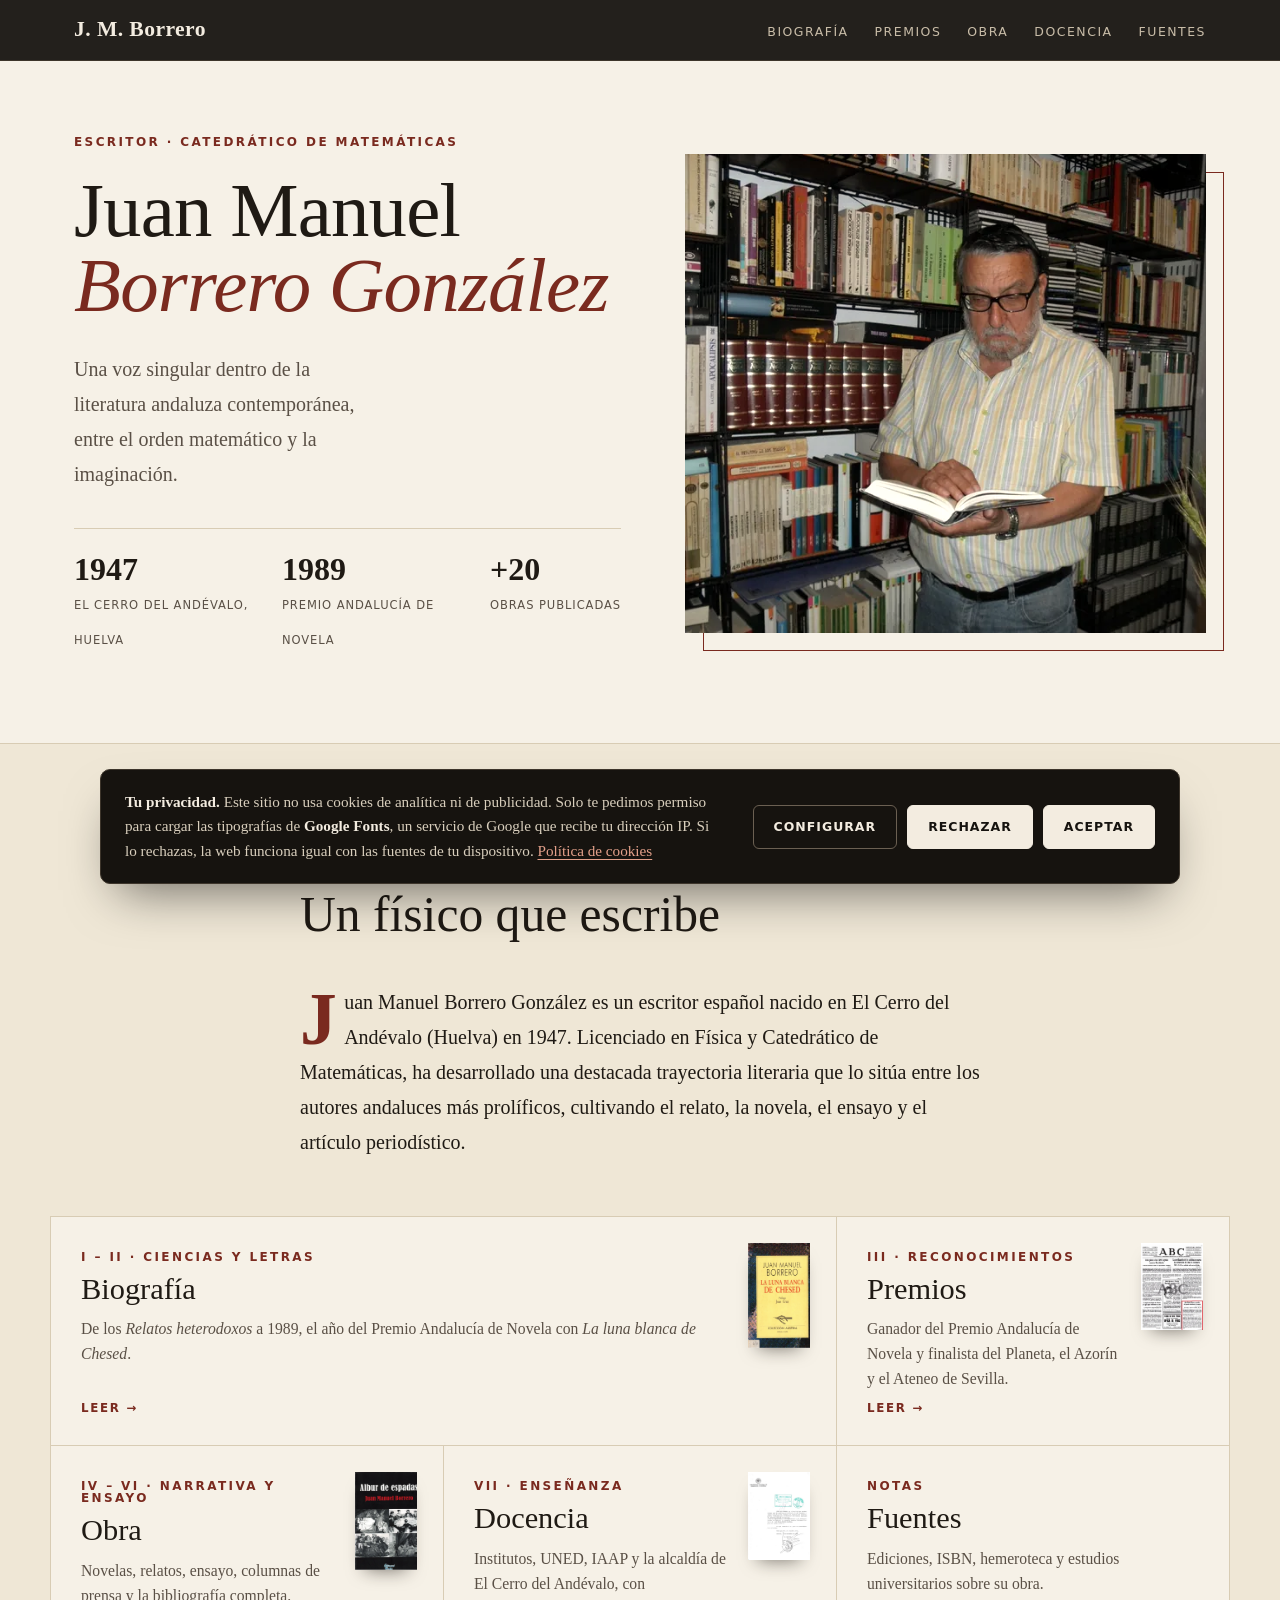
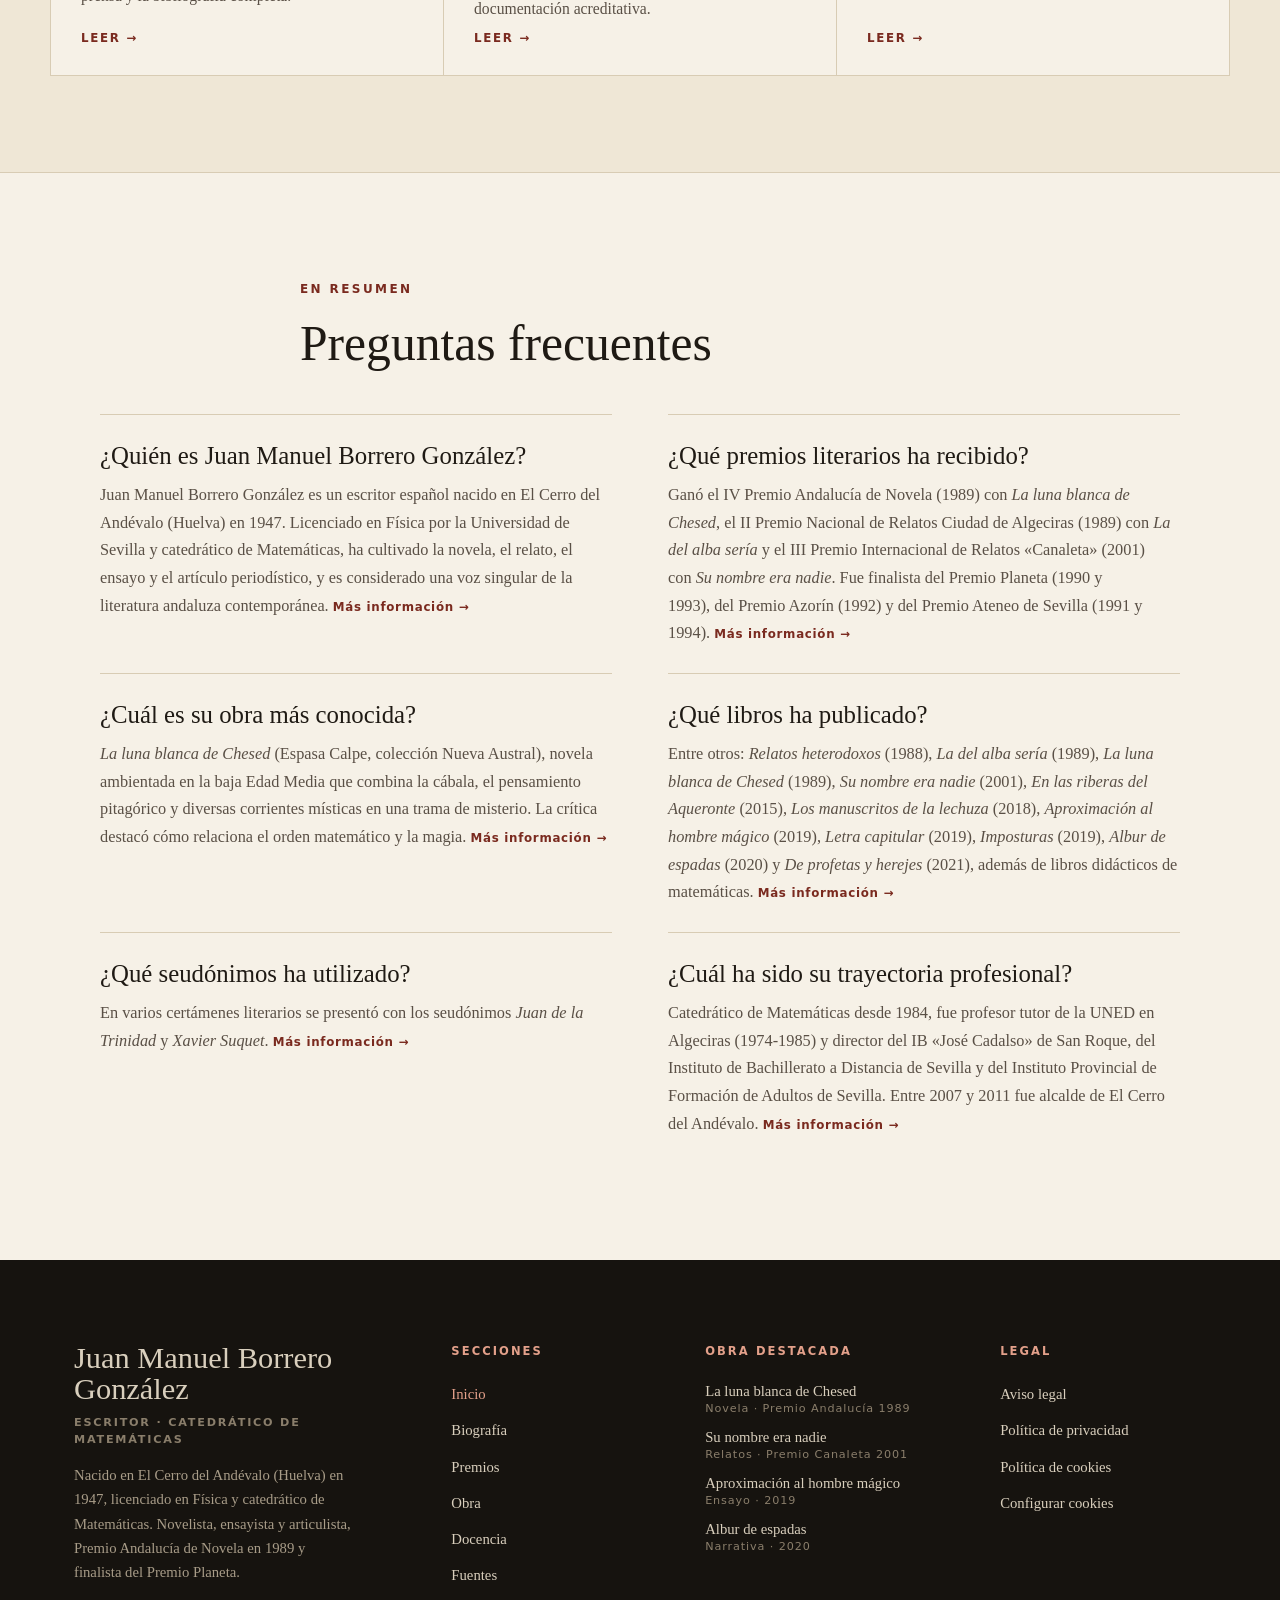
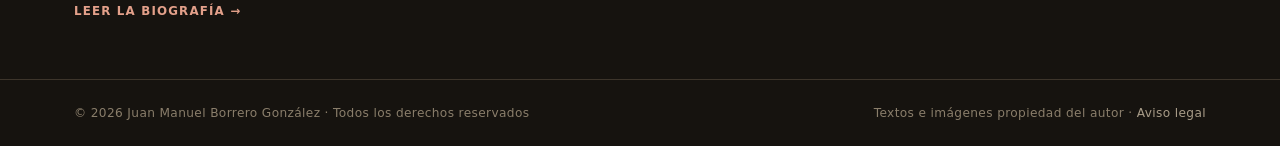
<file: index.html>
<!doctype html>
<html lang="es" data-root="">
<head>
<meta charset="utf-8">
<meta name="viewport" content="width=device-width, initial-scale=1">
<title>Juan Manuel Borrero González · Escritor y catedrático de Matemáticas</title>
<meta name="description" content="Escritor y catedrático de Matemáticas nacido en El Cerro del Andévalo (Huelva) en 1947. Premio Andalucía de Novela 1989. Biografía, libros y premios.">
<meta name="theme-color" content="#16130f">
<link rel="canonical" href="https://jrsepul2020.github.io/jmbarreropremium/">
<meta name="robots" content="index, follow, max-image-preview:large, max-snippet:-1">
<meta name="author" content="Juan Manuel Borrero González">
<link rel="icon" href="https://jrsepul2020.github.io/jmbarreropremium/favicon.svg" type="image/svg+xml">
<link rel="icon" href="https://jrsepul2020.github.io/jmbarreropremium/favicon-32.png" sizes="32x32" type="image/png">
<link rel="apple-touch-icon" href="https://jrsepul2020.github.io/jmbarreropremium/apple-touch-icon.png">
<meta property="og:type" content="website">
<meta property="og:locale" content="es_ES">
<meta property="og:site_name" content="Juan Manuel Borrero González">
<meta property="og:title" content="Juan Manuel Borrero González · Escritor y catedrático de Matemáticas">
<meta property="og:description" content="Escritor y catedrático de Matemáticas nacido en El Cerro del Andévalo (Huelva) en 1947. Premio Andalucía de Novela 1989. Biografía, libros y premios.">
<meta property="og:url" content="https://jrsepul2020.github.io/jmbarreropremium/">
<meta property="og:image" content="https://jrsepul2020.github.io/jmbarreropremium/img/og-juan-manuel-borrero.jpg">
<meta property="og:image:width" content="1200">
<meta property="og:image:height" content="630">
<meta property="og:image:alt" content="Juan Manuel Borrero González, escritor, en su biblioteca">
<meta name="twitter:card" content="summary_large_image">
<meta name="twitter:title" content="Juan Manuel Borrero González · Escritor y catedrático de Matemáticas">
<meta name="twitter:description" content="Escritor y catedrático de Matemáticas nacido en El Cerro del Andévalo (Huelva) en 1947. Premio Andalucía de Novela 1989. Biografía, libros y premios.">
<meta name="twitter:image" content="https://jrsepul2020.github.io/jmbarreropremium/img/og-juan-manuel-borrero.jpg">
<script type="application/ld+json">
{
 "@context": "https://schema.org",
 "@graph": [
  {
   "@type": "WebSite",
   "@id": "https://jrsepul2020.github.io/jmbarreropremium/#web",
   "url": "https://jrsepul2020.github.io/jmbarreropremium/",
   "name": "Juan Manuel Borrero González",
   "inLanguage": "es-ES",
   "description": "Web oficial sobre la vida y la obra del escritor y catedrático Juan Manuel Borrero González.",
   "about": {
    "@id": "https://jrsepul2020.github.io/jmbarreropremium/#autor"
   },
   "publisher": {
    "@id": "https://jrsepul2020.github.io/jmbarreropremium/#autor"
   }
  },
  {
   "@type": "Person",
   "@id": "https://jrsepul2020.github.io/jmbarreropremium/#autor",
   "name": "Juan Manuel Borrero González",
   "givenName": "Juan Manuel",
   "familyName": "Borrero González",
   "alternateName": [
    "J. M. Borrero",
    "Juan Manuel Borrero",
    "Juan de la Trinidad",
    "Xavier Suquet"
   ],
   "description": "Escritor español nacido en El Cerro del Andévalo (Huelva) en 1947, licenciado en Física y catedrático de Matemáticas. Novelista, cuentista, ensayista y articulista; IV Premio Andalucía de Novela (1989) con La luna blanca de Chesed y finalista del Premio Planeta (1990 y 1993).",
   "birthDate": "1947",
   "birthPlace": {
    "@type": "Place",
    "name": "El Cerro del Andévalo, Huelva, España",
    "address": {
     "@type": "PostalAddress",
     "addressLocality": "El Cerro del Andévalo",
     "addressRegion": "Huelva",
     "addressCountry": "ES"
    }
   },
   "nationality": {
    "@type": "Country",
    "name": "España"
   },
   "jobTitle": [
    "Escritor",
    "Catedrático de Matemáticas"
   ],
   "hasOccupation": [
    {
     "@type": "Occupation",
     "name": "Escritor"
    },
    {
     "@type": "Occupation",
     "name": "Catedrático de Matemáticas de Enseñanza Secundaria"
    }
   ],
   "alumniOf": {
    "@type": "CollegeOrUniversity",
    "name": "Universidad de Sevilla"
   },
   "knowsAbout": [
    "Literatura",
    "Novela histórica",
    "Relato",
    "Ensayo",
    "Esoterismo y pensamiento simbólico",
    "Matemáticas",
    "Física"
   ],
   "knowsLanguage": "es",
   "award": [
    "IV Premio Andalucía de Novela (1989)",
    "II Premio Nacional de Relatos Ciudad de Algeciras (1989)",
    "III Premio Internacional de Relatos «Canaleta» (2001)",
    "I Certamen Literario «Distrito Macarena»",
    "Finalista del Premio Planeta (1990 y 1993)",
    "Finalista del Premio Azorín (1992)",
    "Finalista del Premio Ateneo de Sevilla (1991 y 1994)"
   ],
   "image": "https://jrsepul2020.github.io/jmbarreropremium/img/foto1-1200.webp",
   "url": "https://jrsepul2020.github.io/jmbarreropremium/biografia/"
  },
  {
   "@type": "WebPage",
   "@id": "https://jrsepul2020.github.io/jmbarreropremium/#pagina",
   "url": "https://jrsepul2020.github.io/jmbarreropremium/",
   "name": "Juan Manuel Borrero González · Escritor y catedrático de Matemáticas",
   "description": "Escritor y catedrático de Matemáticas nacido en El Cerro del Andévalo (Huelva) en 1947. Premio Andalucía de Novela 1989. Biografía, libros y premios.",
   "inLanguage": "es-ES",
   "isPartOf": {
    "@id": "https://jrsepul2020.github.io/jmbarreropremium/#web"
   },
   "about": {
    "@id": "https://jrsepul2020.github.io/jmbarreropremium/#autor"
   },
   "primaryImageOfPage": {
    "@type": "ImageObject",
    "url": "https://jrsepul2020.github.io/jmbarreropremium/img/og-juan-manuel-borrero.jpg"
   },
   "dateModified": "2026-11-11"
  },
  {
   "@type": "FAQPage",
   "@id": "https://jrsepul2020.github.io/jmbarreropremium/#preguntas",
   "inLanguage": "es-ES",
   "mainEntity": [
    {
     "@type": "Question",
     "name": "¿Quién es Juan Manuel Borrero González?",
     "acceptedAnswer": {
      "@type": "Answer",
      "text": "Juan Manuel Borrero González es un escritor español nacido en El Cerro del Andévalo (Huelva) en 1947. Licenciado en Física por la Universidad de Sevilla y catedrático de Matemáticas, ha cultivado la novela, el relato, el ensayo y el artículo periodístico, y es considerado una voz singular de la literatura andaluza contemporánea."
     }
    },
    {
     "@type": "Question",
     "name": "¿Qué premios literarios ha recibido?",
     "acceptedAnswer": {
      "@type": "Answer",
      "text": "Ganó el IV Premio Andalucía de Novela (1989) con La luna blanca de Chesed, el II Premio Nacional de Relatos Ciudad de Algeciras (1989) con La del alba sería y el III Premio Internacional de Relatos «Canaleta» (2001) con Su nombre era nadie. Fue finalista del Premio Planeta (1990 y 1993), del Premio Azorín (1992) y del Premio Ateneo de Sevilla (1991 y 1994)."
     }
    },
    {
     "@type": "Question",
     "name": "¿Cuál es su obra más conocida?",
     "acceptedAnswer": {
      "@type": "Answer",
      "text": "La luna blanca de Chesed (Espasa Calpe, colección Nueva Austral), novela ambientada en la baja Edad Media que combina la cábala, el pensamiento pitagórico y diversas corrientes místicas en una trama de misterio. La crítica destacó cómo relaciona el orden matemático y la magia."
     }
    },
    {
     "@type": "Question",
     "name": "¿Qué libros ha publicado?",
     "acceptedAnswer": {
      "@type": "Answer",
      "text": "Entre otros: Relatos heterodoxos (1988), La del alba sería (1989), La luna blanca de Chesed (1989), Su nombre era nadie (2001), En las riberas del Aqueronte (2015), Los manuscritos de la lechuza (2018), Aproximación al hombre mágico (2019), Letra capitular (2019), Imposturas (2019), Albur de espadas (2020) y De profetas y herejes (2021), además de libros didácticos de matemáticas."
     }
    },
    {
     "@type": "Question",
     "name": "¿Qué seudónimos ha utilizado?",
     "acceptedAnswer": {
      "@type": "Answer",
      "text": "En varios certámenes literarios se presentó con los seudónimos Juan de la Trinidad y Xavier Suquet."
     }
    },
    {
     "@type": "Question",
     "name": "¿Cuál ha sido su trayectoria profesional?",
     "acceptedAnswer": {
      "@type": "Answer",
      "text": "Catedrático de Matemáticas desde 1984, fue profesor tutor de la UNED en Algeciras (1974-1985) y director del IB «José Cadalso» de San Roque, del Instituto de Bachillerato a Distancia de Sevilla y del Instituto Provincial de Formación de Adultos de Sevilla. Entre 2007 y 2011 fue alcalde de El Cerro del Andévalo."
     }
    }
   ]
  }
 ]
}
</script>
<script>document.documentElement.classList.add('js')</script>
<script>
/* Consentimiento: las tipografías de Google solo se cargan si se aceptan */
(function(){var c;try{c=JSON.parse(localStorage.getItem('jmb-consent')||'null')}catch(e){}
if(c&&c.v===1&&c.ext&&Date.now()-c.t<31536e6){var l=document.createElement('link');l.rel='stylesheet';l.setAttribute('data-gfonts','');
l.href='https://fonts.googleapis.com/css2?family=Cormorant+Garamond:ital,wght@0,500;0,600;1,500&family=Source+Serif+4:ital,opsz,wght@0,8..60,400;0,8..60,600;1,8..60,400&family=Inter:wght@500;600&display=swap';
document.head.appendChild(l)}})();
</script>
<link rel="stylesheet" href="assets/styles.css">
</head>
<body>

<a class="skip" href="#main">Saltar al contenido</a>
<nav class="nav" aria-label="Principal">
  <div class="nav-in">
    <a class="brand" href="./">J. M. Borrero</a>
    <button class="menu-btn" aria-expanded="false" aria-controls="menu"><svg width="20" height="20" viewBox="0 0 20 20" aria-hidden="true"><path class="l1" d="M3 6h14"/><path class="l2" d="M3 10h14"/><path class="l3" d="M3 14h14"/></svg><span>Menú</span></button>
    <ul id="menu">
      <li><a href="biografia/">Biografía</a></li>
      <li><a href="premios/">Premios</a></li>
      <li><a href="obra/">Obra</a></li>
      <li><a href="docencia/">Docencia</a></li>
      <li><a href="fuentes/">Fuentes</a></li>
    </ul>
  </div>
</nav>

<main id="main">
<header class="hero">
  <div>
    <p class="eyebrow">Escritor · Catedrático de Matemáticas</p>
    <h1>Juan Manuel<br><em>Borrero González</em></h1>
    <p class="lede">Una voz singular dentro de la literatura andaluza contemporánea, entre el orden matemático y la imaginación.</p>
    <div class="facts">
      <div><b>1947</b><span>El Cerro del Andévalo, Huelva</span></div>
      <div><b>1989</b><span>Premio Andalucía de Novela</span></div>
      <div><b>+20</b><span>Obras publicadas</span></div>
    </div>
  </div>
  <figure><img src="img/foto1-600.webp" srcset="img/foto1-600.webp 600w, img/foto1-1200.webp 1200w" sizes="(max-width:900px) 92vw, 540px" width="1200" height="1103" fetchpriority="high" alt="Juan Manuel Borrero leyendo un libro frente a su biblioteca"></figure>
</header>

<section class="chapter alt">
  <div class="ch-head reveal"><span class="ch-num">El autor</span><h2>Un físico que escribe</h2></div>
  <div class="prose reveal">
    <p class="drop">Juan Manuel Borrero González es un escritor español nacido en El Cerro del Andévalo (Huelva) en 1947. Licenciado en Física y Catedrático de Matemáticas, ha desarrollado una destacada trayectoria literaria que lo sitúa entre los autores andaluces más prolíficos, cultivando el relato, la novela, el ensayo y el artículo periodístico.</p>
  </div>
  <div class="sections reveal">
    <a class="card" href="biografia/"><img class="thumb" src="img/foto3-600.webp" srcset="img/foto3-600.webp 600w, img/foto3-1200.webp 824w" sizes="120px" width="824" height="1400" alt="" loading="lazy"><span class="ch-num">I – II · Ciencias y letras</span><h3>Biografía</h3><p>De los <em>Relatos heterodoxos</em> a 1989, el año del Premio Andalucía de Novela con <em>La luna blanca de Chesed</em>.</p><span class="go">Leer →</span></a>
    <a class="card" href="premios/"><img class="thumb" src="img/foto4-600.webp" srcset="img/foto4-600.webp 600w, img/foto4-1200.webp 989w" sizes="120px" width="989" height="1400" alt="" loading="lazy"><span class="ch-num">III · Reconocimientos</span><h3>Premios</h3><p>Ganador del Premio Andalucía de Novela y finalista del Planeta, el Azorín y el Ateneo de Sevilla.</p><span class="go">Leer →</span></a>
    <a class="card" href="obra/"><img class="thumb" src="img/foto6-600.webp" srcset="img/foto6-600.webp 600w, img/foto6-1200.webp 885w" sizes="120px" width="885" height="1400" alt="" loading="lazy"><span class="ch-num">IV – VI · Narrativa y ensayo</span><h3>Obra</h3><p>Novelas, relatos, ensayo, columnas de prensa y la bibliografía completa.</p><span class="go">Leer →</span></a>
    <a class="card" href="docencia/"><img class="thumb" src="img/doc-uned-600.webp" srcset="img/doc-uned-600.webp 600w, img/doc-uned-1200.webp 990w" sizes="120px" width="990" height="1400" alt="" loading="lazy"><span class="ch-num">VII · Enseñanza</span><h3>Docencia</h3><p>Institutos, UNED, IAAP y la alcaldía de El Cerro del Andévalo, con documentación acreditativa.</p><span class="go">Leer →</span></a>
    <a class="card" href="fuentes/"><span class="ch-num">Notas</span><h3>Fuentes</h3><p>Ediciones, ISBN, hemeroteca y estudios universitarios sobre su obra.</p><span class="go">Leer →</span></a>
  </div>
</section>

<section class="chapter faq-sec" id="preguntas">
  <div class="ch-head reveal"><span class="ch-num">En resumen</span><h2>Preguntas frecuentes</h2></div>
  <div class="faq reveal">
    <div class="qa"><h3>¿Quién es Juan Manuel Borrero González?</h3><p>Juan Manuel Borrero González es un escritor español nacido en El Cerro del Andévalo (Huelva) en 1947. Licenciado en Física por la Universidad de Sevilla y catedrático de Matemáticas, ha cultivado la novela, el relato, el ensayo y el artículo periodístico, y es considerado una voz singular de la literatura andaluza contemporánea. <a href="biografia/">Más información →</a></p></div>
    <div class="qa"><h3>¿Qué premios literarios ha recibido?</h3><p>Ganó el IV Premio Andalucía de Novela (1989) con <em>La luna blanca de Chesed</em>, el II Premio Nacional de Relatos Ciudad de Algeciras (1989) con <em>La del alba sería</em> y el III Premio Internacional de Relatos «Canaleta» (2001) con <em>Su nombre era nadie</em>. Fue finalista del Premio Planeta (1990 y 1993), del Premio Azorín (1992) y del Premio Ateneo de Sevilla (1991 y 1994). <a href="premios/">Más información →</a></p></div>
    <div class="qa"><h3>¿Cuál es su obra más conocida?</h3><p><em>La luna blanca de Chesed</em> (Espasa Calpe, colección Nueva Austral), novela ambientada en la baja Edad Media que combina la cábala, el pensamiento pitagórico y diversas corrientes místicas en una trama de misterio. La crítica destacó cómo relaciona el orden matemático y la magia. <a href="obra/">Más información →</a></p></div>
    <div class="qa"><h3>¿Qué libros ha publicado?</h3><p>Entre otros: <em>Relatos heterodoxos</em> (1988), <em>La del alba sería</em> (1989), <em>La luna blanca de Chesed</em> (1989), <em>Su nombre era nadie</em> (2001), <em>En las riberas del Aqueronte</em> (2015), <em>Los manuscritos de la lechuza</em> (2018), <em>Aproximación al hombre mágico</em> (2019), <em>Letra capitular</em> (2019), <em>Imposturas</em> (2019), <em>Albur de espadas</em> (2020) y <em>De profetas y herejes</em> (2021), además de libros didácticos de matemáticas. <a href="obra/#bibliografia">Más información →</a></p></div>
    <div class="qa"><h3>¿Qué seudónimos ha utilizado?</h3><p>En varios certámenes literarios se presentó con los seudónimos <em>Juan de la Trinidad</em> y <em>Xavier Suquet</em>. <a href="premios/">Más información →</a></p></div>
    <div class="qa"><h3>¿Cuál ha sido su trayectoria profesional?</h3><p>Catedrático de Matemáticas desde 1984, fue profesor tutor de la UNED en Algeciras (1974-1985) y director del IB «José Cadalso» de San Roque, del Instituto de Bachillerato a Distancia de Sevilla y del Instituto Provincial de Formación de Adultos de Sevilla. Entre 2007 y 2011 fue alcalde de El Cerro del Andévalo. <a href="docencia/">Más información →</a></p></div>
  </div>
</section>
</main>

<footer class="site-footer">
  <div class="f-grid">
    <div class="f-col f-about">
      <a class="f-brand" href="biografia/">Juan Manuel Borrero González</a>
      <p class="f-role">Escritor · Catedrático de Matemáticas</p>
      <p>Nacido en El Cerro del Andévalo (Huelva) en 1947, licenciado en Física y catedrático de Matemáticas. Novelista, ensayista y articulista, Premio Andalucía de Novela en 1989 y finalista del Premio Planeta.</p>
      <a class="more" href="biografia/">Leer la biografía →</a>
    </div>
    <nav class="f-col" aria-label="Secciones">
      <h2>Secciones</h2>
      <ul><li><a href="./" aria-current="page">Inicio</a></li><li><a href="biografia/">Biografía</a></li><li><a href="premios/">Premios</a></li><li><a href="obra/">Obra</a></li><li><a href="docencia/">Docencia</a></li><li><a href="fuentes/">Fuentes</a></li></ul>
    </nav>
    <div class="f-col f-books">
      <h2>Obra destacada</h2>
      <ul><li><a href="obra/#bibliografia">La luna blanca de Chesed<small>Novela · Premio Andalucía 1989</small></a></li><li><a href="obra/#bibliografia">Su nombre era nadie<small>Relatos · Premio Canaleta 2001</small></a></li><li><a href="obra/#bibliografia">Aproximación al hombre mágico<small>Ensayo · 2019</small></a></li><li><a href="obra/#bibliografia">Albur de espadas<small>Narrativa · 2020</small></a></li></ul>
    </div>
    <nav class="f-col" aria-label="Información legal">
      <h2>Legal</h2>
      <ul><li><a href="aviso-legal/">Aviso legal</a></li><li><a href="privacidad/">Política de privacidad</a></li><li><a href="cookies/">Política de cookies</a></li><li><button type="button" class="cc-open">Configurar cookies</button></li></ul>
    </nav>
  </div>
  <div class="f-bottom">
    <div class="f-bottom-in">
      <span>© 2026 Juan Manuel Borrero González · Todos los derechos reservados</span>
      <span>Textos e imágenes propiedad del autor · <a href="aviso-legal/">Aviso legal</a></span>
    </div>
  </div>
</footer>

<script src="assets/site.js" defer></script>
</body>
</html>
</file>
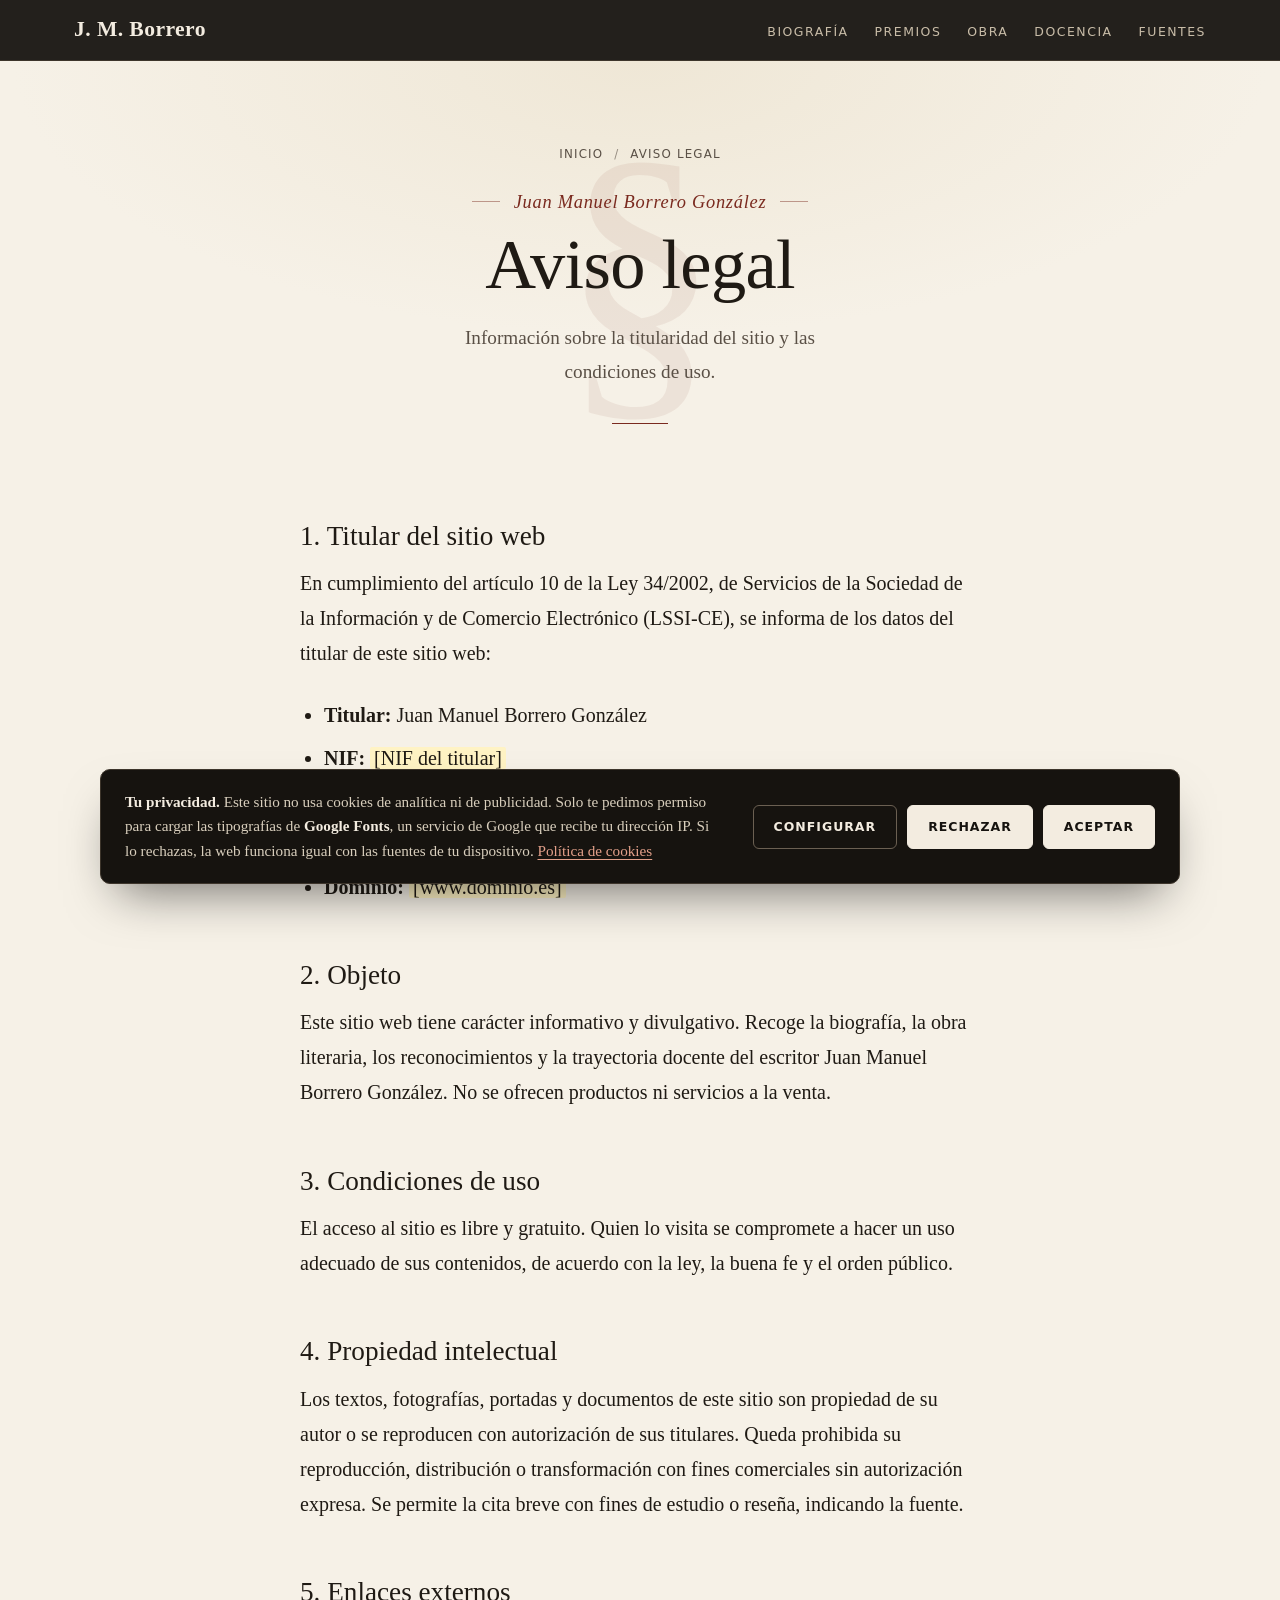
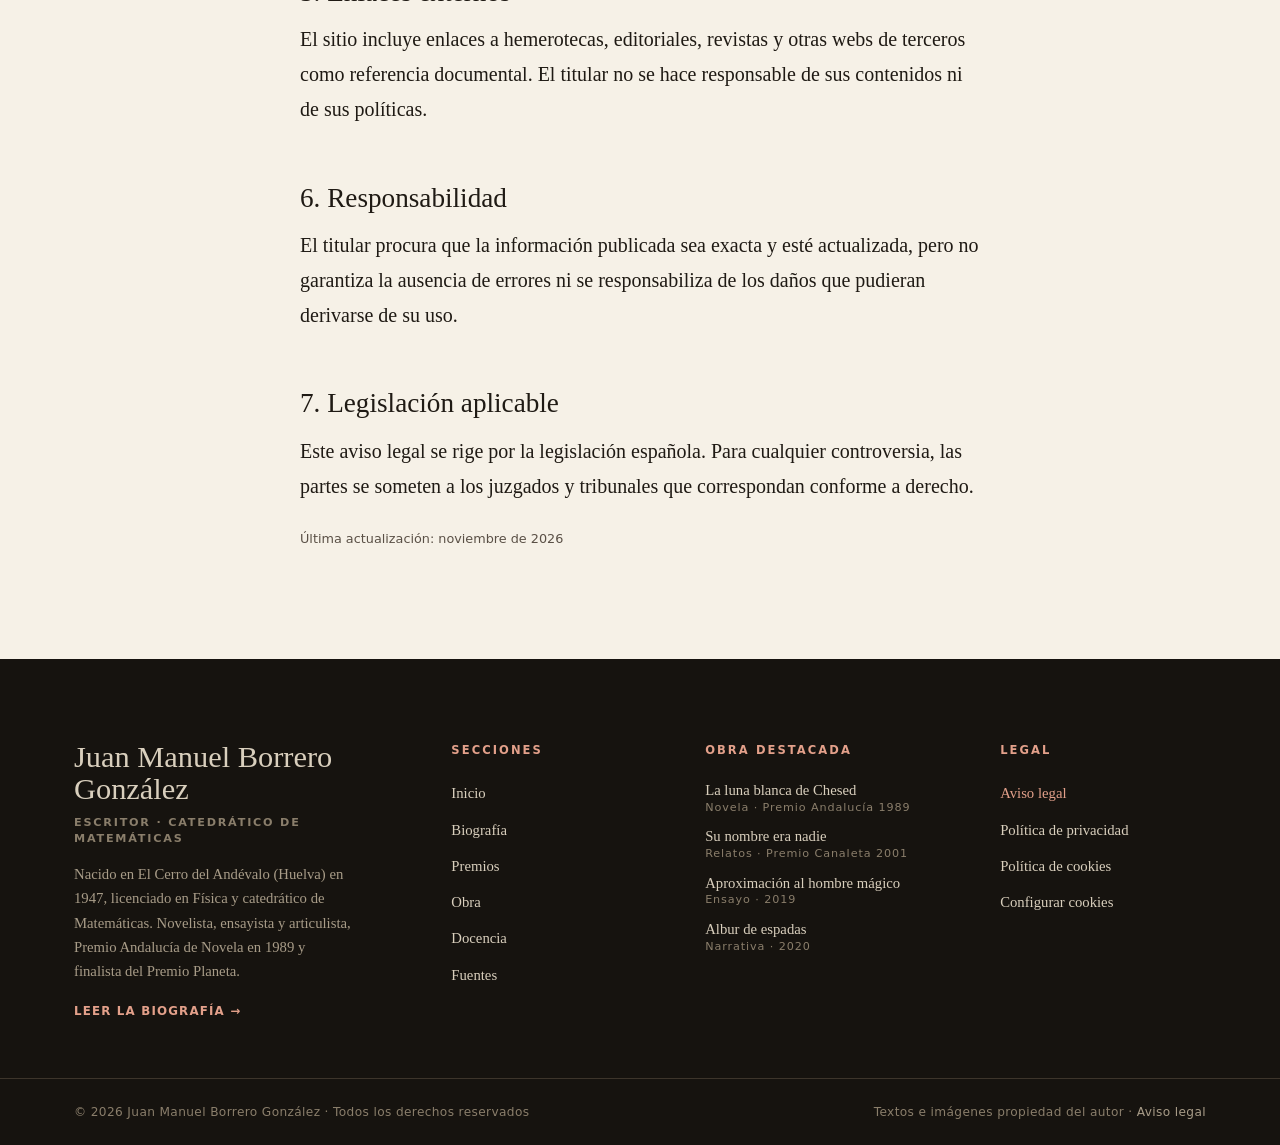
<file: aviso-legal/index.html>
<!doctype html>
<html lang="es" data-root="../">
<head>
<meta charset="utf-8">
<meta name="viewport" content="width=device-width, initial-scale=1">
<title>Aviso legal · Juan Manuel Borrero González</title>
<meta name="description" content="Aviso legal del sitio web de Juan Manuel Borrero González.">
<meta name="theme-color" content="#16130f">
<link rel="canonical" href="https://jrsepul2020.github.io/jmbarreropremium/aviso-legal/">
<meta name="robots" content="noindex, follow">
<meta name="author" content="Juan Manuel Borrero González">
<link rel="icon" href="https://jrsepul2020.github.io/jmbarreropremium/favicon.svg" type="image/svg+xml">
<link rel="icon" href="https://jrsepul2020.github.io/jmbarreropremium/favicon-32.png" sizes="32x32" type="image/png">
<link rel="apple-touch-icon" href="https://jrsepul2020.github.io/jmbarreropremium/apple-touch-icon.png">
<meta property="og:type" content="website">
<meta property="og:locale" content="es_ES">
<meta property="og:site_name" content="Juan Manuel Borrero González">
<meta property="og:title" content="Aviso legal · Juan Manuel Borrero González">
<meta property="og:description" content="Aviso legal del sitio web de Juan Manuel Borrero González.">
<meta property="og:url" content="https://jrsepul2020.github.io/jmbarreropremium/aviso-legal/">
<meta property="og:image" content="https://jrsepul2020.github.io/jmbarreropremium/img/og-juan-manuel-borrero.jpg">
<meta property="og:image:width" content="1200">
<meta property="og:image:height" content="630">
<meta property="og:image:alt" content="Juan Manuel Borrero González, escritor, en su biblioteca">
<meta name="twitter:card" content="summary_large_image">
<meta name="twitter:title" content="Aviso legal · Juan Manuel Borrero González">
<meta name="twitter:description" content="Aviso legal del sitio web de Juan Manuel Borrero González.">
<meta name="twitter:image" content="https://jrsepul2020.github.io/jmbarreropremium/img/og-juan-manuel-borrero.jpg">
<script type="application/ld+json">
{
 "@context": "https://schema.org",
 "@graph": [
  {
   "@type": "WebSite",
   "@id": "https://jrsepul2020.github.io/jmbarreropremium/#web",
   "url": "https://jrsepul2020.github.io/jmbarreropremium/",
   "name": "Juan Manuel Borrero González",
   "inLanguage": "es-ES",
   "description": "Web oficial sobre la vida y la obra del escritor y catedrático Juan Manuel Borrero González.",
   "about": {
    "@id": "https://jrsepul2020.github.io/jmbarreropremium/#autor"
   },
   "publisher": {
    "@id": "https://jrsepul2020.github.io/jmbarreropremium/#autor"
   }
  },
  {
   "@type": "Person",
   "@id": "https://jrsepul2020.github.io/jmbarreropremium/#autor",
   "name": "Juan Manuel Borrero González",
   "givenName": "Juan Manuel",
   "familyName": "Borrero González",
   "alternateName": [
    "J. M. Borrero",
    "Juan Manuel Borrero",
    "Juan de la Trinidad",
    "Xavier Suquet"
   ],
   "description": "Escritor español nacido en El Cerro del Andévalo (Huelva) en 1947, licenciado en Física y catedrático de Matemáticas. Novelista, cuentista, ensayista y articulista; IV Premio Andalucía de Novela (1989) con La luna blanca de Chesed y finalista del Premio Planeta (1990 y 1993).",
   "birthDate": "1947",
   "birthPlace": {
    "@type": "Place",
    "name": "El Cerro del Andévalo, Huelva, España",
    "address": {
     "@type": "PostalAddress",
     "addressLocality": "El Cerro del Andévalo",
     "addressRegion": "Huelva",
     "addressCountry": "ES"
    }
   },
   "nationality": {
    "@type": "Country",
    "name": "España"
   },
   "jobTitle": [
    "Escritor",
    "Catedrático de Matemáticas"
   ],
   "hasOccupation": [
    {
     "@type": "Occupation",
     "name": "Escritor"
    },
    {
     "@type": "Occupation",
     "name": "Catedrático de Matemáticas de Enseñanza Secundaria"
    }
   ],
   "alumniOf": {
    "@type": "CollegeOrUniversity",
    "name": "Universidad de Sevilla"
   },
   "knowsAbout": [
    "Literatura",
    "Novela histórica",
    "Relato",
    "Ensayo",
    "Esoterismo y pensamiento simbólico",
    "Matemáticas",
    "Física"
   ],
   "knowsLanguage": "es",
   "award": [
    "IV Premio Andalucía de Novela (1989)",
    "II Premio Nacional de Relatos Ciudad de Algeciras (1989)",
    "III Premio Internacional de Relatos «Canaleta» (2001)",
    "I Certamen Literario «Distrito Macarena»",
    "Finalista del Premio Planeta (1990 y 1993)",
    "Finalista del Premio Azorín (1992)",
    "Finalista del Premio Ateneo de Sevilla (1991 y 1994)"
   ],
   "image": "https://jrsepul2020.github.io/jmbarreropremium/img/foto1-1200.webp",
   "url": "https://jrsepul2020.github.io/jmbarreropremium/biografia/"
  },
  {
   "@type": "BreadcrumbList",
   "@id": "https://jrsepul2020.github.io/jmbarreropremium/aviso-legal/#migas",
   "itemListElement": [
    {
     "@type": "ListItem",
     "position": 1,
     "name": "Inicio",
     "item": "https://jrsepul2020.github.io/jmbarreropremium/"
    },
    {
     "@type": "ListItem",
     "position": 2,
     "name": "Aviso legal",
     "item": "https://jrsepul2020.github.io/jmbarreropremium/aviso-legal/"
    }
   ]
  },
  {
   "@type": "WebPage",
   "@id": "https://jrsepul2020.github.io/jmbarreropremium/aviso-legal/#pagina",
   "url": "https://jrsepul2020.github.io/jmbarreropremium/aviso-legal/",
   "name": "Aviso legal · Juan Manuel Borrero González",
   "description": "Aviso legal del sitio web de Juan Manuel Borrero González.",
   "inLanguage": "es-ES",
   "isPartOf": {
    "@id": "https://jrsepul2020.github.io/jmbarreropremium/#web"
   },
   "about": {
    "@id": "https://jrsepul2020.github.io/jmbarreropremium/#autor"
   },
   "primaryImageOfPage": {
    "@type": "ImageObject",
    "url": "https://jrsepul2020.github.io/jmbarreropremium/img/og-juan-manuel-borrero.jpg"
   },
   "dateModified": "2026-11-11",
   "breadcrumb": {
    "@id": "https://jrsepul2020.github.io/jmbarreropremium/aviso-legal/#migas"
   }
  }
 ]
}
</script>
<script>document.documentElement.classList.add('js')</script>
<script>
/* Consentimiento: las tipografías de Google solo se cargan si se aceptan */
(function(){var c;try{c=JSON.parse(localStorage.getItem('jmb-consent')||'null')}catch(e){}
if(c&&c.v===1&&c.ext&&Date.now()-c.t<31536e6){var l=document.createElement('link');l.rel='stylesheet';l.setAttribute('data-gfonts','');
l.href='https://fonts.googleapis.com/css2?family=Cormorant+Garamond:ital,wght@0,500;0,600;1,500&family=Source+Serif+4:ital,opsz,wght@0,8..60,400;0,8..60,600;1,8..60,400&family=Inter:wght@500;600&display=swap';
document.head.appendChild(l)}})();
</script>
<link rel="stylesheet" href="../assets/styles.css">
</head>
<body>

<a class="skip" href="#main">Saltar al contenido</a>
<nav class="nav" aria-label="Principal">
  <div class="nav-in">
    <a class="brand" href="../">J. M. Borrero</a>
    <button class="menu-btn" aria-expanded="false" aria-controls="menu"><svg width="20" height="20" viewBox="0 0 20 20" aria-hidden="true"><path class="l1" d="M3 6h14"/><path class="l2" d="M3 10h14"/><path class="l3" d="M3 14h14"/></svg><span>Menú</span></button>
    <ul id="menu">
      <li><a href="../biografia/">Biografía</a></li>
      <li><a href="../premios/">Premios</a></li>
      <li><a href="../obra/">Obra</a></li>
      <li><a href="../docencia/">Docencia</a></li>
      <li><a href="../fuentes/">Fuentes</a></li>
    </ul>
  </div>
</nav>

<main id="main">
<header class="page-head" data-num="§">
  <p class="crumbs"><a href="../">Inicio</a> <span aria-hidden="true">/</span> Aviso legal</p>
  <p class="ph-name">Juan Manuel Borrero González</p>
  <h1>Aviso legal</h1>
  <p class="lede">Información sobre la titularidad del sitio y las condiciones de uso.</p>
</header>

<section class="chapter legal" style="border-top:0;padding-top:24px">
<div class="prose">
<h2>1. Titular del sitio web</h2>
<p>En cumplimiento del artículo 10 de la Ley 34/2002, de Servicios de la Sociedad de la Información y de Comercio Electrónico (LSSI-CE), se informa de los datos del titular de este sitio web:</p>
<ul>
<li><b>Titular:</b> Juan Manuel Borrero González</li>
<li><b>NIF:</b> <em class="fill">[NIF del titular]</em></li>
<li><b>Domicilio:</b> <em class="fill">[Dirección postal]</em></li>
<li><b>Correo electrónico:</b> <em class="fill">[Email de contacto]</em></li>
<li><b>Dominio:</b> <em class="fill">[www.dominio.es]</em></li>
</ul>
<h2>2. Objeto</h2>
<p>Este sitio web tiene carácter informativo y divulgativo. Recoge la biografía, la obra literaria, los reconocimientos y la trayectoria docente del escritor Juan Manuel Borrero González. No se ofrecen productos ni servicios a la venta.</p>
<h2>3. Condiciones de uso</h2>
<p>El acceso al sitio es libre y gratuito. Quien lo visita se compromete a hacer un uso adecuado de sus contenidos, de acuerdo con la ley, la buena fe y el orden público.</p>
<h2>4. Propiedad intelectual</h2>
<p>Los textos, fotografías, portadas y documentos de este sitio son propiedad de su autor o se reproducen con autorización de sus titulares. Queda prohibida su reproducción, distribución o transformación con fines comerciales sin autorización expresa. Se permite la cita breve con fines de estudio o reseña, indicando la fuente.</p>
<h2>5. Enlaces externos</h2>
<p>El sitio incluye enlaces a hemerotecas, editoriales, revistas y otras webs de terceros como referencia documental. El titular no se hace responsable de sus contenidos ni de sus políticas.</p>
<h2>6. Responsabilidad</h2>
<p>El titular procura que la información publicada sea exacta y esté actualizada, pero no garantiza la ausencia de errores ni se responsabiliza de los daños que pudieran derivarse de su uso.</p>
<h2>7. Legislación aplicable</h2>
<p>Este aviso legal se rige por la legislación española. Para cualquier controversia, las partes se someten a los juzgados y tribunales que correspondan conforme a derecho.</p>
<p class="updated">Última actualización: noviembre de 2026</p>
</div>
</section>
</main>

<footer class="site-footer">
  <div class="f-grid">
    <div class="f-col f-about">
      <a class="f-brand" href="../biografia/">Juan Manuel Borrero González</a>
      <p class="f-role">Escritor · Catedrático de Matemáticas</p>
      <p>Nacido en El Cerro del Andévalo (Huelva) en 1947, licenciado en Física y catedrático de Matemáticas. Novelista, ensayista y articulista, Premio Andalucía de Novela en 1989 y finalista del Premio Planeta.</p>
      <a class="more" href="../biografia/">Leer la biografía →</a>
    </div>
    <nav class="f-col" aria-label="Secciones">
      <h2>Secciones</h2>
      <ul><li><a href="../">Inicio</a></li><li><a href="../biografia/">Biografía</a></li><li><a href="../premios/">Premios</a></li><li><a href="../obra/">Obra</a></li><li><a href="../docencia/">Docencia</a></li><li><a href="../fuentes/">Fuentes</a></li></ul>
    </nav>
    <div class="f-col f-books">
      <h2>Obra destacada</h2>
      <ul><li><a href="../obra/#bibliografia">La luna blanca de Chesed<small>Novela · Premio Andalucía 1989</small></a></li><li><a href="../obra/#bibliografia">Su nombre era nadie<small>Relatos · Premio Canaleta 2001</small></a></li><li><a href="../obra/#bibliografia">Aproximación al hombre mágico<small>Ensayo · 2019</small></a></li><li><a href="../obra/#bibliografia">Albur de espadas<small>Narrativa · 2020</small></a></li></ul>
    </div>
    <nav class="f-col" aria-label="Información legal">
      <h2>Legal</h2>
      <ul><li><a href="../aviso-legal/" aria-current="page">Aviso legal</a></li><li><a href="../privacidad/">Política de privacidad</a></li><li><a href="../cookies/">Política de cookies</a></li><li><button type="button" class="cc-open">Configurar cookies</button></li></ul>
    </nav>
  </div>
  <div class="f-bottom">
    <div class="f-bottom-in">
      <span>© 2026 Juan Manuel Borrero González · Todos los derechos reservados</span>
      <span>Textos e imágenes propiedad del autor · <a href="../aviso-legal/">Aviso legal</a></span>
    </div>
  </div>
</footer>

<script src="../assets/site.js" defer></script>
</body>
</html>
</file>
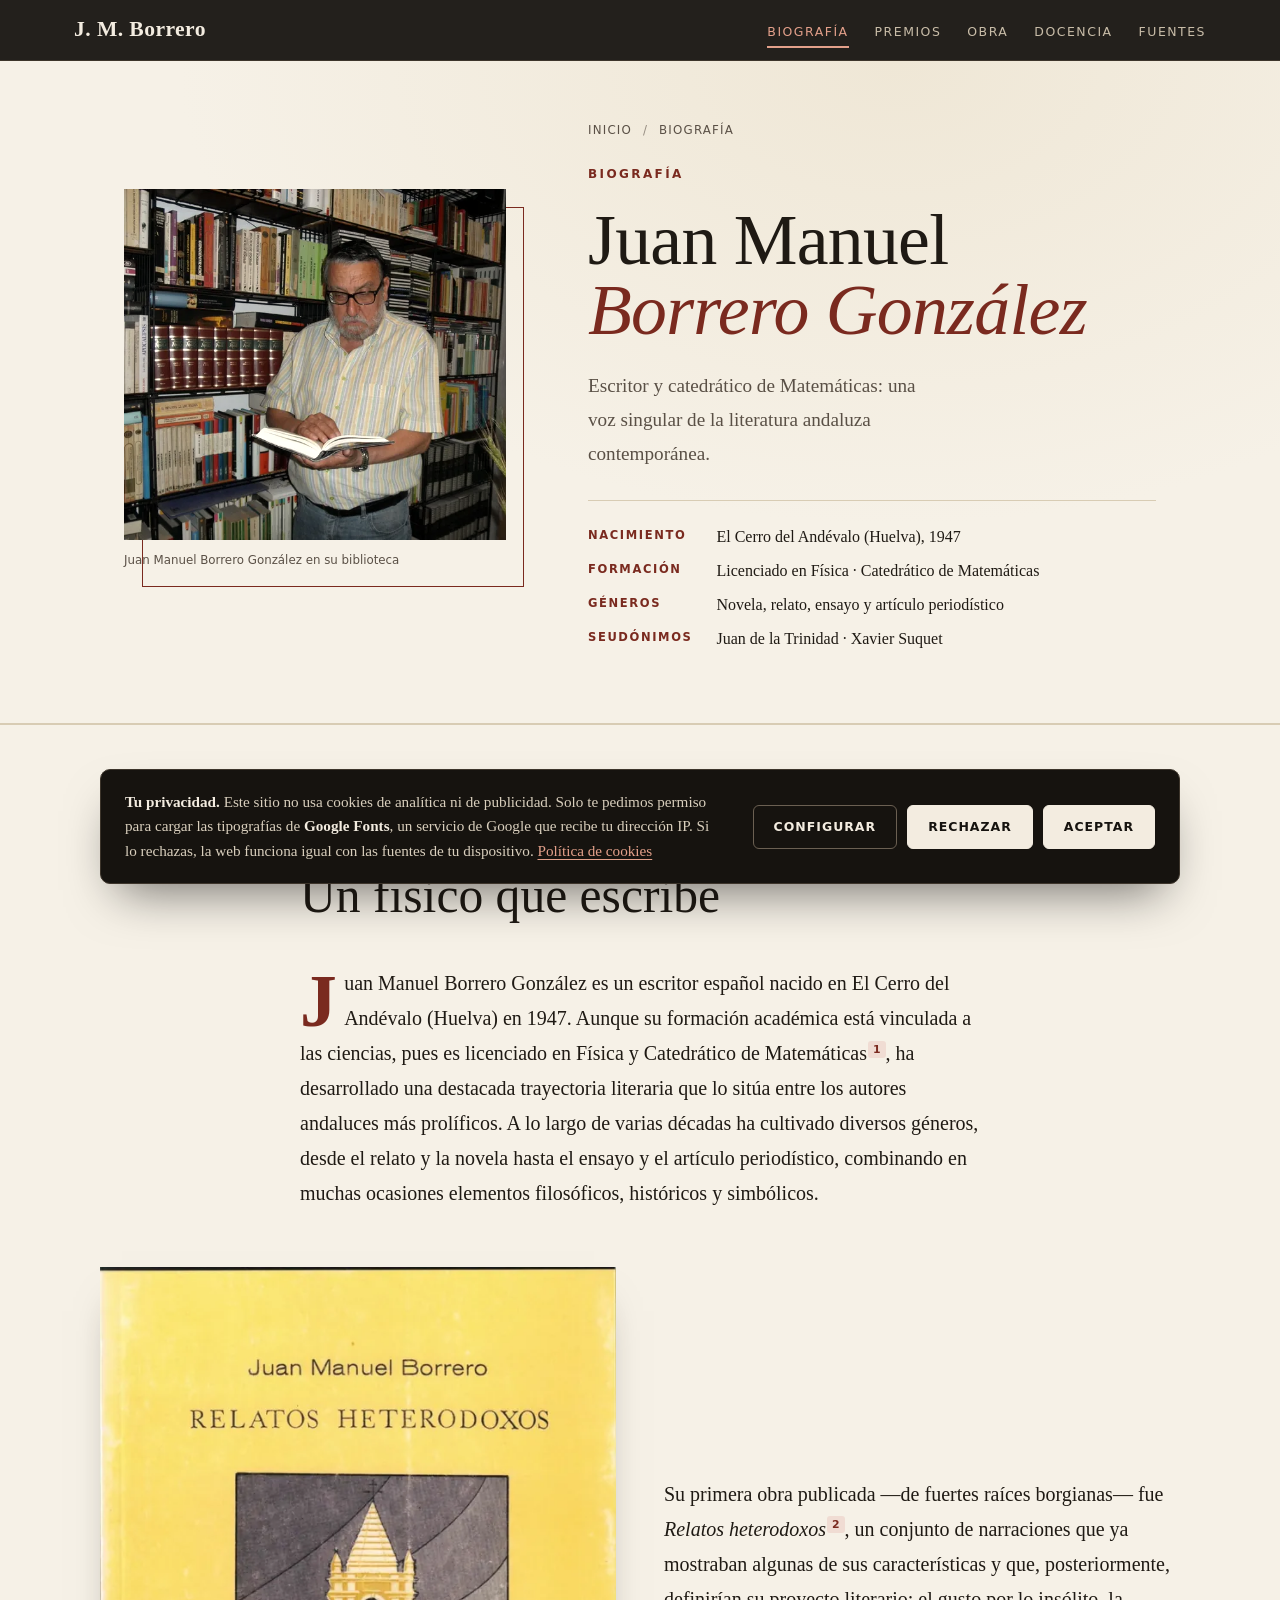
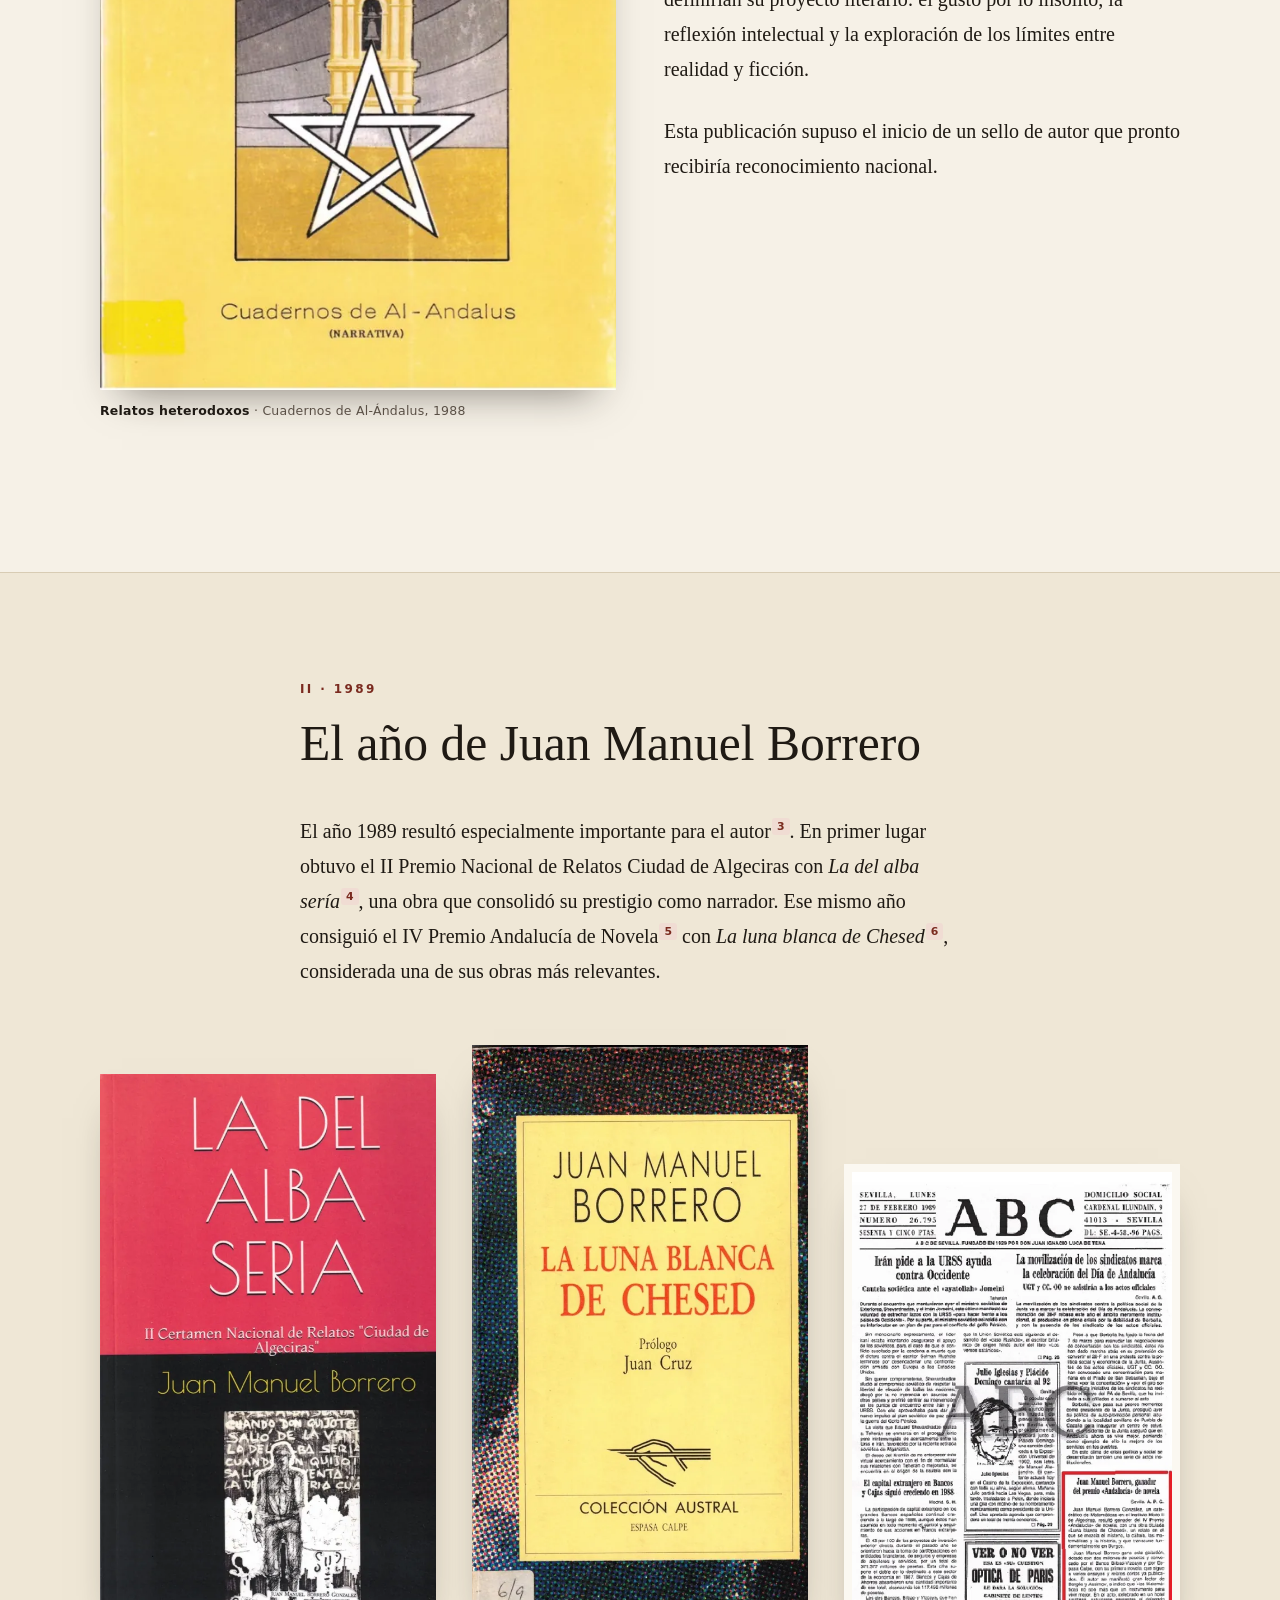
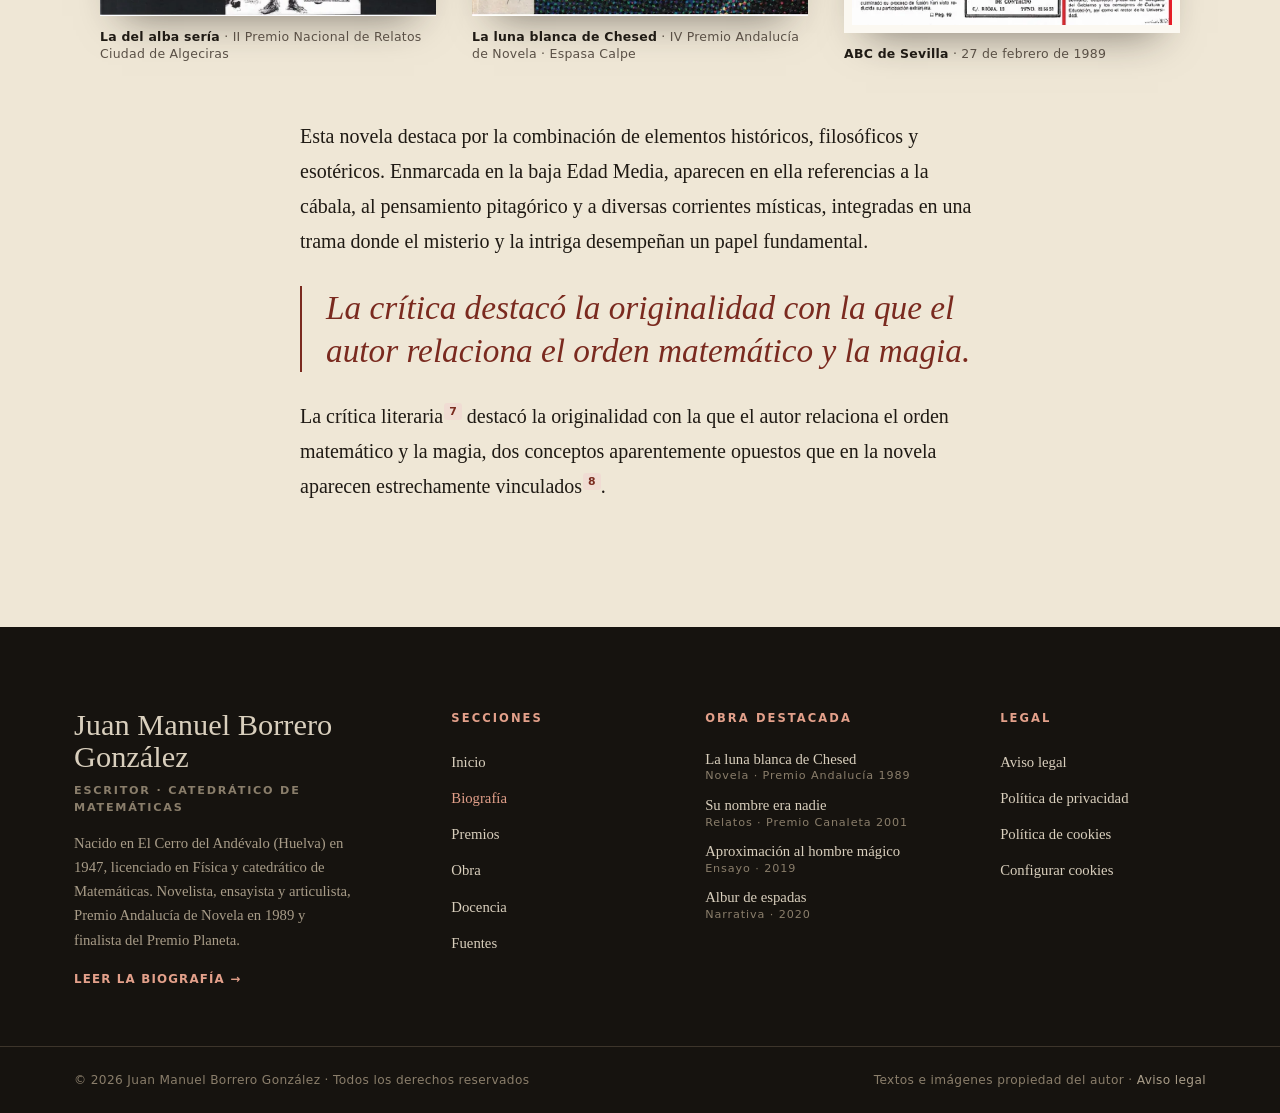
<file: biografia/index.html>
<!doctype html>
<html lang="es" data-root="../">
<head>
<meta charset="utf-8">
<meta name="viewport" content="width=device-width, initial-scale=1">
<title>Biografía de Juan Manuel Borrero González, escritor andaluz</title>
<meta name="description" content="Biografía de Juan Manuel Borrero González: de sus primeros Relatos heterodoxos al año 1989, con el Premio Andalucía de Novela.">
<meta name="theme-color" content="#16130f">
<link rel="canonical" href="https://jrsepul2020.github.io/jmbarreropremium/biografia/">
<meta name="robots" content="index, follow, max-image-preview:large, max-snippet:-1">
<meta name="author" content="Juan Manuel Borrero González">
<link rel="icon" href="https://jrsepul2020.github.io/jmbarreropremium/favicon.svg" type="image/svg+xml">
<link rel="icon" href="https://jrsepul2020.github.io/jmbarreropremium/favicon-32.png" sizes="32x32" type="image/png">
<link rel="apple-touch-icon" href="https://jrsepul2020.github.io/jmbarreropremium/apple-touch-icon.png">
<meta property="og:type" content="profile">
<meta property="og:locale" content="es_ES">
<meta property="og:site_name" content="Juan Manuel Borrero González">
<meta property="og:title" content="Biografía de Juan Manuel Borrero González, escritor andaluz">
<meta property="og:description" content="Biografía de Juan Manuel Borrero González: de sus primeros Relatos heterodoxos al año 1989, con el Premio Andalucía de Novela.">
<meta property="og:url" content="https://jrsepul2020.github.io/jmbarreropremium/biografia/">
<meta property="og:image" content="https://jrsepul2020.github.io/jmbarreropremium/img/og-juan-manuel-borrero.jpg">
<meta property="og:image:width" content="1200">
<meta property="og:image:height" content="630">
<meta property="og:image:alt" content="Juan Manuel Borrero González, escritor, en su biblioteca">
<meta name="twitter:card" content="summary_large_image">
<meta name="twitter:title" content="Biografía de Juan Manuel Borrero González, escritor andaluz">
<meta name="twitter:description" content="Biografía de Juan Manuel Borrero González: de sus primeros Relatos heterodoxos al año 1989, con el Premio Andalucía de Novela.">
<meta name="twitter:image" content="https://jrsepul2020.github.io/jmbarreropremium/img/og-juan-manuel-borrero.jpg">
<script type="application/ld+json">
{
 "@context": "https://schema.org",
 "@graph": [
  {
   "@type": "WebSite",
   "@id": "https://jrsepul2020.github.io/jmbarreropremium/#web",
   "url": "https://jrsepul2020.github.io/jmbarreropremium/",
   "name": "Juan Manuel Borrero González",
   "inLanguage": "es-ES",
   "description": "Web oficial sobre la vida y la obra del escritor y catedrático Juan Manuel Borrero González.",
   "about": {
    "@id": "https://jrsepul2020.github.io/jmbarreropremium/#autor"
   },
   "publisher": {
    "@id": "https://jrsepul2020.github.io/jmbarreropremium/#autor"
   }
  },
  {
   "@type": "Person",
   "@id": "https://jrsepul2020.github.io/jmbarreropremium/#autor",
   "name": "Juan Manuel Borrero González",
   "givenName": "Juan Manuel",
   "familyName": "Borrero González",
   "alternateName": [
    "J. M. Borrero",
    "Juan Manuel Borrero",
    "Juan de la Trinidad",
    "Xavier Suquet"
   ],
   "description": "Escritor español nacido en El Cerro del Andévalo (Huelva) en 1947, licenciado en Física y catedrático de Matemáticas. Novelista, cuentista, ensayista y articulista; IV Premio Andalucía de Novela (1989) con La luna blanca de Chesed y finalista del Premio Planeta (1990 y 1993).",
   "birthDate": "1947",
   "birthPlace": {
    "@type": "Place",
    "name": "El Cerro del Andévalo, Huelva, España",
    "address": {
     "@type": "PostalAddress",
     "addressLocality": "El Cerro del Andévalo",
     "addressRegion": "Huelva",
     "addressCountry": "ES"
    }
   },
   "nationality": {
    "@type": "Country",
    "name": "España"
   },
   "jobTitle": [
    "Escritor",
    "Catedrático de Matemáticas"
   ],
   "hasOccupation": [
    {
     "@type": "Occupation",
     "name": "Escritor"
    },
    {
     "@type": "Occupation",
     "name": "Catedrático de Matemáticas de Enseñanza Secundaria"
    }
   ],
   "alumniOf": {
    "@type": "CollegeOrUniversity",
    "name": "Universidad de Sevilla"
   },
   "knowsAbout": [
    "Literatura",
    "Novela histórica",
    "Relato",
    "Ensayo",
    "Esoterismo y pensamiento simbólico",
    "Matemáticas",
    "Física"
   ],
   "knowsLanguage": "es",
   "award": [
    "IV Premio Andalucía de Novela (1989)",
    "II Premio Nacional de Relatos Ciudad de Algeciras (1989)",
    "III Premio Internacional de Relatos «Canaleta» (2001)",
    "I Certamen Literario «Distrito Macarena»",
    "Finalista del Premio Planeta (1990 y 1993)",
    "Finalista del Premio Azorín (1992)",
    "Finalista del Premio Ateneo de Sevilla (1991 y 1994)"
   ],
   "image": "https://jrsepul2020.github.io/jmbarreropremium/img/foto1-1200.webp",
   "url": "https://jrsepul2020.github.io/jmbarreropremium/biografia/"
  },
  {
   "@type": "BreadcrumbList",
   "@id": "https://jrsepul2020.github.io/jmbarreropremium/biografia/#migas",
   "itemListElement": [
    {
     "@type": "ListItem",
     "position": 1,
     "name": "Inicio",
     "item": "https://jrsepul2020.github.io/jmbarreropremium/"
    },
    {
     "@type": "ListItem",
     "position": 2,
     "name": "Biografía",
     "item": "https://jrsepul2020.github.io/jmbarreropremium/biografia/"
    }
   ]
  },
  {
   "@type": "ProfilePage",
   "@id": "https://jrsepul2020.github.io/jmbarreropremium/biografia/#pagina",
   "url": "https://jrsepul2020.github.io/jmbarreropremium/biografia/",
   "name": "Biografía de Juan Manuel Borrero González, escritor andaluz",
   "description": "Biografía de Juan Manuel Borrero González: de sus primeros Relatos heterodoxos al año 1989, con el Premio Andalucía de Novela.",
   "inLanguage": "es-ES",
   "isPartOf": {
    "@id": "https://jrsepul2020.github.io/jmbarreropremium/#web"
   },
   "about": {
    "@id": "https://jrsepul2020.github.io/jmbarreropremium/#autor"
   },
   "primaryImageOfPage": {
    "@type": "ImageObject",
    "url": "https://jrsepul2020.github.io/jmbarreropremium/img/og-juan-manuel-borrero.jpg"
   },
   "dateModified": "2026-11-11",
   "mainEntity": {
    "@id": "https://jrsepul2020.github.io/jmbarreropremium/#autor"
   },
   "breadcrumb": {
    "@id": "https://jrsepul2020.github.io/jmbarreropremium/biografia/#migas"
   }
  }
 ]
}
</script>
<script>document.documentElement.classList.add('js')</script>
<script>
/* Consentimiento: las tipografías de Google solo se cargan si se aceptan */
(function(){var c;try{c=JSON.parse(localStorage.getItem('jmb-consent')||'null')}catch(e){}
if(c&&c.v===1&&c.ext&&Date.now()-c.t<31536e6){var l=document.createElement('link');l.rel='stylesheet';l.setAttribute('data-gfonts','');
l.href='https://fonts.googleapis.com/css2?family=Cormorant+Garamond:ital,wght@0,500;0,600;1,500&family=Source+Serif+4:ital,opsz,wght@0,8..60,400;0,8..60,600;1,8..60,400&family=Inter:wght@500;600&display=swap';
document.head.appendChild(l)}})();
</script>
<link rel="stylesheet" href="../assets/styles.css">
</head>
<body>

<a class="skip" href="#main">Saltar al contenido</a>
<nav class="nav" aria-label="Principal">
  <div class="nav-in">
    <a class="brand" href="../">J. M. Borrero</a>
    <button class="menu-btn" aria-expanded="false" aria-controls="menu"><svg width="20" height="20" viewBox="0 0 20 20" aria-hidden="true"><path class="l1" d="M3 6h14"/><path class="l2" d="M3 10h14"/><path class="l3" d="M3 14h14"/></svg><span>Menú</span></button>
    <ul id="menu">
      <li><a href="../biografia/" aria-current="page">Biografía</a></li>
      <li><a href="../premios/">Premios</a></li>
      <li><a href="../obra/">Obra</a></li>
      <li><a href="../docencia/">Docencia</a></li>
      <li><a href="../fuentes/">Fuentes</a></li>
    </ul>
  </div>
</nav>

<main id="main">
<header class="author-head">
  <div class="author-in">
    <figure><img src="../img/foto1-600.webp" srcset="../img/foto1-600.webp 600w, ../img/foto1-1200.webp 1200w" sizes="(max-width:860px) 90vw, 400px" width="1200" height="1103" alt="Retrato de Juan Manuel Borrero González leyendo frente a su biblioteca" fetchpriority="high"><figcaption>Juan Manuel Borrero González en su biblioteca</figcaption></figure>
    <div>
      <p class="crumbs"><a href="../">Inicio</a> <span aria-hidden="true">/</span> Biografía</p>
      <p class="eyebrow">Biografía</p>
      <h1>Juan Manuel<br><em>Borrero González</em></h1>
      <p class="lede">Escritor y catedrático de Matemáticas: una voz singular de la literatura andaluza contemporánea.</p>
      <dl>
        <dt>Nacimiento</dt><dd>El Cerro del Andévalo (Huelva), 1947</dd>
        <dt>Formación</dt><dd>Licenciado en Física · Catedrático de Matemáticas</dd>
        <dt>Géneros</dt><dd>Novela, relato, ensayo y artículo periodístico</dd>
        <dt>Seudónimos</dt><dd>Juan de la Trinidad · Xavier Suquet</dd>
      </dl>
    </div>
  </div>
</header>

<section class="chapter" id="biografia">
  <div class="ch-head reveal"><span class="ch-num">I · Los inicios</span><h2>Un físico que escribe</h2></div>
  <div class="prose reveal">
    <p class="drop">Juan Manuel Borrero González es un escritor español nacido en El Cerro del Andévalo (Huelva) en 1947. Aunque su formación académica está vinculada a las ciencias, pues es licenciado en Física y Catedrático de Matemáticas<sup class="fn"><a href="../fuentes/#n1">1</a></sup>, ha desarrollado una destacada trayectoria literaria que lo sitúa entre los autores andaluces más prolíficos. A lo largo de varias décadas ha cultivado diversos géneros, desde el relato y la novela hasta el ensayo y el artículo periodístico, combinando en muchas ocasiones elementos filosóficos, históricos y simbólicos.</p>
  </div>
  <div class="split reveal">
    <figure class="fig"><img src="../img/foto2-600.webp" srcset="../img/foto2-600.webp 600w, ../img/foto2-1200.webp 999w" sizes="(max-width:900px) 90vw, 520px" width="999" height="1400" alt="Portada de Relatos heterodoxos" loading="lazy"><figcaption><b>Relatos heterodoxos</b> · Cuadernos de Al-Ándalus, 1988</figcaption></figure>
    <div class="prose">
      <p>Su primera obra publicada —de fuertes raíces borgianas— fue <em class="t">Relatos heterodoxos</em><sup class="fn"><a href="../fuentes/#n2">2</a></sup>, un conjunto de narraciones que ya mostraban algunas de sus características y que, posteriormente, definirían su proyecto literario: el gusto por lo insólito, la reflexión intelectual y la exploración de los límites entre realidad y ficción.</p>
      <p>Esta publicación supuso el inicio de un sello de autor que pronto recibiría reconocimiento nacional.</p>
    </div>
  </div>
</section>

<section class="chapter alt">
  <div class="ch-head reveal"><span class="ch-num">II · 1989</span><h2>El año de Juan Manuel Borrero</h2></div>
  <div class="prose reveal">
    <p>El año 1989 resultó especialmente importante para el autor<sup class="fn"><a href="../fuentes/#n3">3</a></sup>. En primer lugar obtuvo el II Premio Nacional de Relatos Ciudad de Algeciras con <em class="t">La del alba sería</em><sup class="fn"><a href="../fuentes/#n4">4</a></sup>, una obra que consolidó su prestigio como narrador. Ese mismo año consiguió el IV Premio Andalucía de Novela<sup class="fn"><a href="../fuentes/#n5">5</a></sup> con <em class="t">La luna blanca de Chesed</em><sup class="fn"><a href="../fuentes/#n6">6</a></sup>, considerada una de sus obras más relevantes.</p>
  </div>
  <div class="covers reveal">
    <figure class="fig"><img src="../img/foto5-600.webp" srcset="../img/foto5-600.webp 600w, ../img/foto5-1200.webp 868w" sizes="(max-width:900px) 45vw, 340px" width="868" height="1400" alt="Portada de La del alba sería" loading="lazy"><figcaption><b>La del alba sería</b> · II Premio Nacional de Relatos Ciudad de Algeciras</figcaption></figure>
    <figure class="fig"><img src="../img/foto3-600.webp" srcset="../img/foto3-600.webp 600w, ../img/foto3-1200.webp 824w" sizes="(max-width:900px) 45vw, 340px" width="824" height="1400" alt="Portada de La luna blanca de Chesed, Colección Austral" loading="lazy"><figcaption><b>La luna blanca de Chesed</b> · IV Premio Andalucía de Novela · Espasa Calpe</figcaption></figure>
    <figure class="fig clip"><img src="../img/foto4-600.webp" srcset="../img/foto4-600.webp 600w, ../img/foto4-1200.webp 989w" sizes="(max-width:900px) 45vw, 340px" width="989" height="1400" alt="Portada de ABC de Sevilla del 27 de febrero de 1989 con la noticia del premio" loading="lazy"><figcaption><b>ABC de Sevilla</b> · 27 de febrero de 1989</figcaption></figure>
  </div>
  <div class="prose reveal">
    <p>Esta novela destaca por la combinación de elementos históricos, filosóficos y esotéricos. Enmarcada en la baja Edad Media, aparecen en ella referencias a la cábala, al pensamiento pitagórico y a diversas corrientes místicas, integradas en una trama donde el misterio y la intriga desempeñan un papel fundamental.</p>
    <blockquote class="pull">La crítica destacó la originalidad con la que el autor relaciona el orden matemático y la magia.</blockquote>
    <p style="margin-top:1.35em">La crítica literaria<sup class="fn"><a href="../fuentes/#n7">7</a></sup> destacó la originalidad con la que el autor relaciona el orden matemático y la magia, dos conceptos aparentemente opuestos que en la novela aparecen estrechamente vinculados<sup class="fn"><a href="../fuentes/#n8">8</a></sup>.</p>
  </div>
</section>
</main>

<footer class="site-footer">
  <div class="f-grid">
    <div class="f-col f-about">
      <a class="f-brand" href="../biografia/">Juan Manuel Borrero González</a>
      <p class="f-role">Escritor · Catedrático de Matemáticas</p>
      <p>Nacido en El Cerro del Andévalo (Huelva) en 1947, licenciado en Física y catedrático de Matemáticas. Novelista, ensayista y articulista, Premio Andalucía de Novela en 1989 y finalista del Premio Planeta.</p>
      <a class="more" href="../biografia/">Leer la biografía →</a>
    </div>
    <nav class="f-col" aria-label="Secciones">
      <h2>Secciones</h2>
      <ul><li><a href="../">Inicio</a></li><li><a href="../biografia/" aria-current="page">Biografía</a></li><li><a href="../premios/">Premios</a></li><li><a href="../obra/">Obra</a></li><li><a href="../docencia/">Docencia</a></li><li><a href="../fuentes/">Fuentes</a></li></ul>
    </nav>
    <div class="f-col f-books">
      <h2>Obra destacada</h2>
      <ul><li><a href="../obra/#bibliografia">La luna blanca de Chesed<small>Novela · Premio Andalucía 1989</small></a></li><li><a href="../obra/#bibliografia">Su nombre era nadie<small>Relatos · Premio Canaleta 2001</small></a></li><li><a href="../obra/#bibliografia">Aproximación al hombre mágico<small>Ensayo · 2019</small></a></li><li><a href="../obra/#bibliografia">Albur de espadas<small>Narrativa · 2020</small></a></li></ul>
    </div>
    <nav class="f-col" aria-label="Información legal">
      <h2>Legal</h2>
      <ul><li><a href="../aviso-legal/">Aviso legal</a></li><li><a href="../privacidad/">Política de privacidad</a></li><li><a href="../cookies/">Política de cookies</a></li><li><button type="button" class="cc-open">Configurar cookies</button></li></ul>
    </nav>
  </div>
  <div class="f-bottom">
    <div class="f-bottom-in">
      <span>© 2026 Juan Manuel Borrero González · Todos los derechos reservados</span>
      <span>Textos e imágenes propiedad del autor · <a href="../aviso-legal/">Aviso legal</a></span>
    </div>
  </div>
</footer>

<script src="../assets/site.js" defer></script>
</body>
</html>
</file>
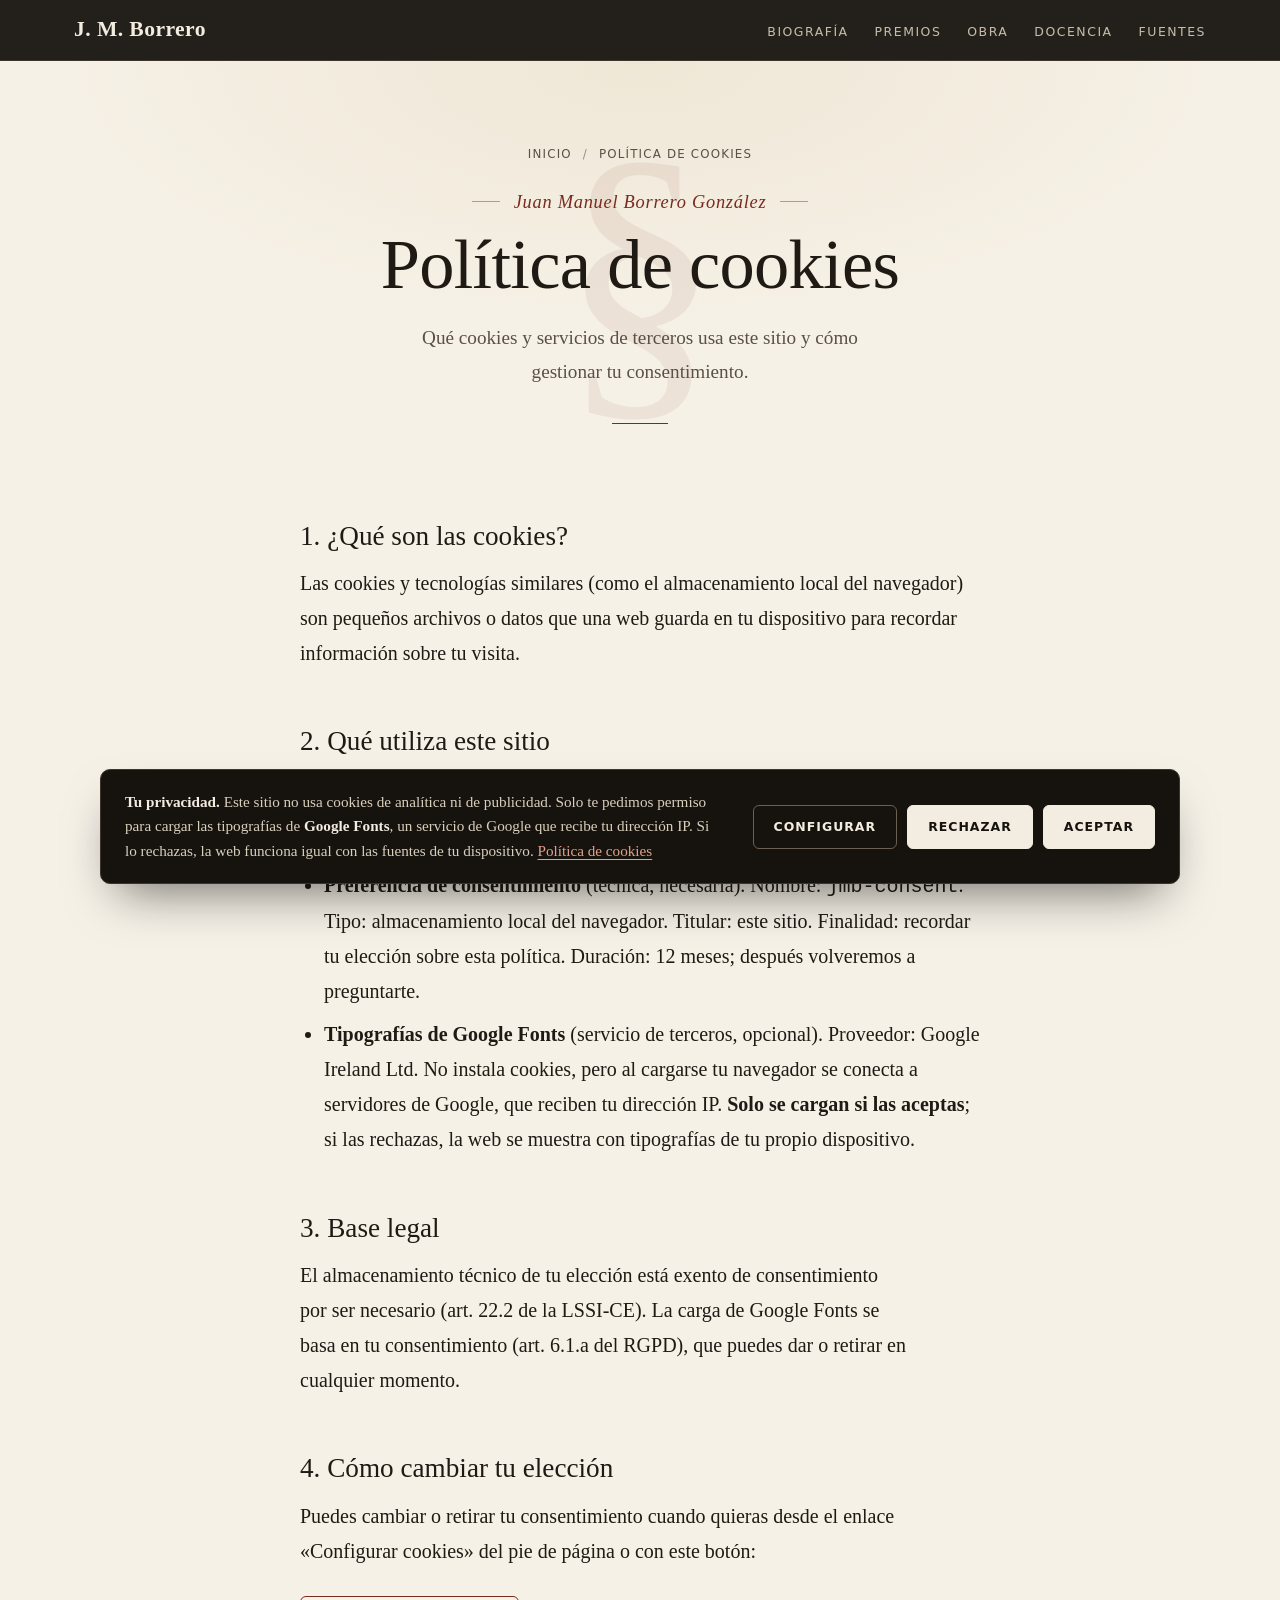
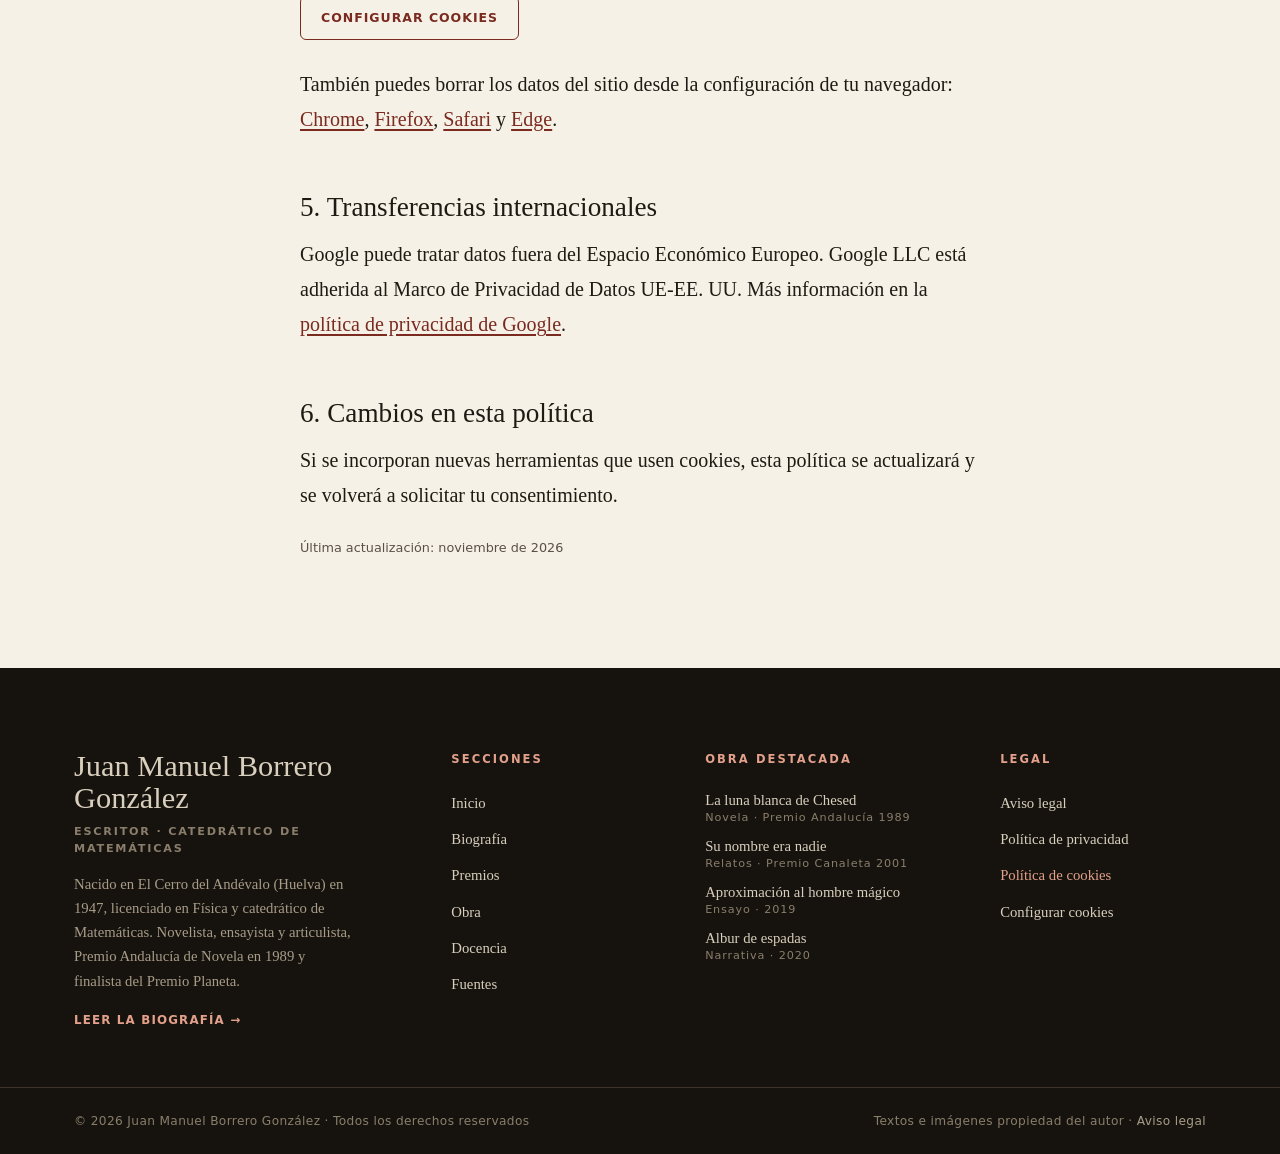
<file: cookies/index.html>
<!doctype html>
<html lang="es" data-root="../">
<head>
<meta charset="utf-8">
<meta name="viewport" content="width=device-width, initial-scale=1">
<title>Política de cookies · Juan Manuel Borrero González</title>
<meta name="description" content="Política de cookies del sitio web de Juan Manuel Borrero González.">
<meta name="theme-color" content="#16130f">
<link rel="canonical" href="https://jrsepul2020.github.io/jmbarreropremium/cookies/">
<meta name="robots" content="noindex, follow">
<meta name="author" content="Juan Manuel Borrero González">
<link rel="icon" href="https://jrsepul2020.github.io/jmbarreropremium/favicon.svg" type="image/svg+xml">
<link rel="icon" href="https://jrsepul2020.github.io/jmbarreropremium/favicon-32.png" sizes="32x32" type="image/png">
<link rel="apple-touch-icon" href="https://jrsepul2020.github.io/jmbarreropremium/apple-touch-icon.png">
<meta property="og:type" content="website">
<meta property="og:locale" content="es_ES">
<meta property="og:site_name" content="Juan Manuel Borrero González">
<meta property="og:title" content="Política de cookies · Juan Manuel Borrero González">
<meta property="og:description" content="Política de cookies del sitio web de Juan Manuel Borrero González.">
<meta property="og:url" content="https://jrsepul2020.github.io/jmbarreropremium/cookies/">
<meta property="og:image" content="https://jrsepul2020.github.io/jmbarreropremium/img/og-juan-manuel-borrero.jpg">
<meta property="og:image:width" content="1200">
<meta property="og:image:height" content="630">
<meta property="og:image:alt" content="Juan Manuel Borrero González, escritor, en su biblioteca">
<meta name="twitter:card" content="summary_large_image">
<meta name="twitter:title" content="Política de cookies · Juan Manuel Borrero González">
<meta name="twitter:description" content="Política de cookies del sitio web de Juan Manuel Borrero González.">
<meta name="twitter:image" content="https://jrsepul2020.github.io/jmbarreropremium/img/og-juan-manuel-borrero.jpg">
<script type="application/ld+json">
{
 "@context": "https://schema.org",
 "@graph": [
  {
   "@type": "WebSite",
   "@id": "https://jrsepul2020.github.io/jmbarreropremium/#web",
   "url": "https://jrsepul2020.github.io/jmbarreropremium/",
   "name": "Juan Manuel Borrero González",
   "inLanguage": "es-ES",
   "description": "Web oficial sobre la vida y la obra del escritor y catedrático Juan Manuel Borrero González.",
   "about": {
    "@id": "https://jrsepul2020.github.io/jmbarreropremium/#autor"
   },
   "publisher": {
    "@id": "https://jrsepul2020.github.io/jmbarreropremium/#autor"
   }
  },
  {
   "@type": "Person",
   "@id": "https://jrsepul2020.github.io/jmbarreropremium/#autor",
   "name": "Juan Manuel Borrero González",
   "givenName": "Juan Manuel",
   "familyName": "Borrero González",
   "alternateName": [
    "J. M. Borrero",
    "Juan Manuel Borrero",
    "Juan de la Trinidad",
    "Xavier Suquet"
   ],
   "description": "Escritor español nacido en El Cerro del Andévalo (Huelva) en 1947, licenciado en Física y catedrático de Matemáticas. Novelista, cuentista, ensayista y articulista; IV Premio Andalucía de Novela (1989) con La luna blanca de Chesed y finalista del Premio Planeta (1990 y 1993).",
   "birthDate": "1947",
   "birthPlace": {
    "@type": "Place",
    "name": "El Cerro del Andévalo, Huelva, España",
    "address": {
     "@type": "PostalAddress",
     "addressLocality": "El Cerro del Andévalo",
     "addressRegion": "Huelva",
     "addressCountry": "ES"
    }
   },
   "nationality": {
    "@type": "Country",
    "name": "España"
   },
   "jobTitle": [
    "Escritor",
    "Catedrático de Matemáticas"
   ],
   "hasOccupation": [
    {
     "@type": "Occupation",
     "name": "Escritor"
    },
    {
     "@type": "Occupation",
     "name": "Catedrático de Matemáticas de Enseñanza Secundaria"
    }
   ],
   "alumniOf": {
    "@type": "CollegeOrUniversity",
    "name": "Universidad de Sevilla"
   },
   "knowsAbout": [
    "Literatura",
    "Novela histórica",
    "Relato",
    "Ensayo",
    "Esoterismo y pensamiento simbólico",
    "Matemáticas",
    "Física"
   ],
   "knowsLanguage": "es",
   "award": [
    "IV Premio Andalucía de Novela (1989)",
    "II Premio Nacional de Relatos Ciudad de Algeciras (1989)",
    "III Premio Internacional de Relatos «Canaleta» (2001)",
    "I Certamen Literario «Distrito Macarena»",
    "Finalista del Premio Planeta (1990 y 1993)",
    "Finalista del Premio Azorín (1992)",
    "Finalista del Premio Ateneo de Sevilla (1991 y 1994)"
   ],
   "image": "https://jrsepul2020.github.io/jmbarreropremium/img/foto1-1200.webp",
   "url": "https://jrsepul2020.github.io/jmbarreropremium/biografia/"
  },
  {
   "@type": "BreadcrumbList",
   "@id": "https://jrsepul2020.github.io/jmbarreropremium/cookies/#migas",
   "itemListElement": [
    {
     "@type": "ListItem",
     "position": 1,
     "name": "Inicio",
     "item": "https://jrsepul2020.github.io/jmbarreropremium/"
    },
    {
     "@type": "ListItem",
     "position": 2,
     "name": "Política de cookies",
     "item": "https://jrsepul2020.github.io/jmbarreropremium/cookies/"
    }
   ]
  },
  {
   "@type": "WebPage",
   "@id": "https://jrsepul2020.github.io/jmbarreropremium/cookies/#pagina",
   "url": "https://jrsepul2020.github.io/jmbarreropremium/cookies/",
   "name": "Política de cookies · Juan Manuel Borrero González",
   "description": "Política de cookies del sitio web de Juan Manuel Borrero González.",
   "inLanguage": "es-ES",
   "isPartOf": {
    "@id": "https://jrsepul2020.github.io/jmbarreropremium/#web"
   },
   "about": {
    "@id": "https://jrsepul2020.github.io/jmbarreropremium/#autor"
   },
   "primaryImageOfPage": {
    "@type": "ImageObject",
    "url": "https://jrsepul2020.github.io/jmbarreropremium/img/og-juan-manuel-borrero.jpg"
   },
   "dateModified": "2026-11-11",
   "breadcrumb": {
    "@id": "https://jrsepul2020.github.io/jmbarreropremium/cookies/#migas"
   }
  }
 ]
}
</script>
<script>document.documentElement.classList.add('js')</script>
<script>
/* Consentimiento: las tipografías de Google solo se cargan si se aceptan */
(function(){var c;try{c=JSON.parse(localStorage.getItem('jmb-consent')||'null')}catch(e){}
if(c&&c.v===1&&c.ext&&Date.now()-c.t<31536e6){var l=document.createElement('link');l.rel='stylesheet';l.setAttribute('data-gfonts','');
l.href='https://fonts.googleapis.com/css2?family=Cormorant+Garamond:ital,wght@0,500;0,600;1,500&family=Source+Serif+4:ital,opsz,wght@0,8..60,400;0,8..60,600;1,8..60,400&family=Inter:wght@500;600&display=swap';
document.head.appendChild(l)}})();
</script>
<link rel="stylesheet" href="../assets/styles.css">
</head>
<body>

<a class="skip" href="#main">Saltar al contenido</a>
<nav class="nav" aria-label="Principal">
  <div class="nav-in">
    <a class="brand" href="../">J. M. Borrero</a>
    <button class="menu-btn" aria-expanded="false" aria-controls="menu"><svg width="20" height="20" viewBox="0 0 20 20" aria-hidden="true"><path class="l1" d="M3 6h14"/><path class="l2" d="M3 10h14"/><path class="l3" d="M3 14h14"/></svg><span>Menú</span></button>
    <ul id="menu">
      <li><a href="../biografia/">Biografía</a></li>
      <li><a href="../premios/">Premios</a></li>
      <li><a href="../obra/">Obra</a></li>
      <li><a href="../docencia/">Docencia</a></li>
      <li><a href="../fuentes/">Fuentes</a></li>
    </ul>
  </div>
</nav>

<main id="main">
<header class="page-head" data-num="§">
  <p class="crumbs"><a href="../">Inicio</a> <span aria-hidden="true">/</span> Política de cookies</p>
  <p class="ph-name">Juan Manuel Borrero González</p>
  <h1>Política de cookies</h1>
  <p class="lede">Qué cookies y servicios de terceros usa este sitio y cómo gestionar tu consentimiento.</p>
</header>

<section class="chapter legal" style="border-top:0;padding-top:24px">
<div class="prose">
<h2>1. ¿Qué son las cookies?</h2>
<p>Las cookies y tecnologías similares (como el almacenamiento local del navegador) son pequeños archivos o datos que una web guarda en tu dispositivo para recordar información sobre tu visita.</p>
<h2>2. Qué utiliza este sitio</h2>
<p>Este sitio <b>no utiliza cookies de analítica, publicidad ni redes sociales</b>. Solo usa lo siguiente:</p>
<ul>
<li><b>Preferencia de consentimiento</b> (técnica, necesaria). Nombre: <code>jmb-consent</code>. Tipo: almacenamiento local del navegador. Titular: este sitio. Finalidad: recordar tu elección sobre esta política. Duración: 12 meses; después volveremos a preguntarte.</li>
<li><b>Tipografías de Google Fonts</b> (servicio de terceros, opcional). Proveedor: Google Ireland Ltd. No instala cookies, pero al cargarse tu navegador se conecta a servidores de Google, que reciben tu dirección IP. <b>Solo se cargan si las aceptas</b>; si las rechazas, la web se muestra con tipografías de tu propio dispositivo.</li>
</ul>
<h2>3. Base legal</h2>
<p>El almacenamiento técnico de tu elección está exento de consentimiento por ser necesario (art. 22.2 de la LSSI-CE). La carga de Google Fonts se basa en tu consentimiento (art. 6.1.a del RGPD), que puedes dar o retirar en cualquier momento.</p>
<h2>4. Cómo cambiar tu elección</h2>
<p>Puedes cambiar o retirar tu consentimiento cuando quieras desde el enlace «Configurar cookies» del pie de página o con este botón:</p>
<p><button type="button" class="cc-open cc-inline">Configurar cookies</button></p>
<p>También puedes borrar los datos del sitio desde la configuración de tu navegador: <a href="https://support.google.com/chrome/answer/95647" target="_blank" rel="noopener">Chrome</a>, <a href="https://support.mozilla.org/es/kb/Borrar%20cookies" target="_blank" rel="noopener">Firefox</a>, <a href="https://support.apple.com/es-es/guide/safari/sfri11471/mac" target="_blank" rel="noopener">Safari</a> y <a href="https://support.microsoft.com/es-es/microsoft-edge" target="_blank" rel="noopener">Edge</a>.</p>
<h2>5. Transferencias internacionales</h2>
<p>Google puede tratar datos fuera del Espacio Económico Europeo. Google LLC está adherida al Marco de Privacidad de Datos UE-EE. UU. Más información en la <a href="https://policies.google.com/privacy" target="_blank" rel="noopener">política de privacidad de Google</a>.</p>
<h2>6. Cambios en esta política</h2>
<p>Si se incorporan nuevas herramientas que usen cookies, esta política se actualizará y se volverá a solicitar tu consentimiento.</p>
<p class="updated">Última actualización: noviembre de 2026</p>
</div>
</section>
</main>

<footer class="site-footer">
  <div class="f-grid">
    <div class="f-col f-about">
      <a class="f-brand" href="../biografia/">Juan Manuel Borrero González</a>
      <p class="f-role">Escritor · Catedrático de Matemáticas</p>
      <p>Nacido en El Cerro del Andévalo (Huelva) en 1947, licenciado en Física y catedrático de Matemáticas. Novelista, ensayista y articulista, Premio Andalucía de Novela en 1989 y finalista del Premio Planeta.</p>
      <a class="more" href="../biografia/">Leer la biografía →</a>
    </div>
    <nav class="f-col" aria-label="Secciones">
      <h2>Secciones</h2>
      <ul><li><a href="../">Inicio</a></li><li><a href="../biografia/">Biografía</a></li><li><a href="../premios/">Premios</a></li><li><a href="../obra/">Obra</a></li><li><a href="../docencia/">Docencia</a></li><li><a href="../fuentes/">Fuentes</a></li></ul>
    </nav>
    <div class="f-col f-books">
      <h2>Obra destacada</h2>
      <ul><li><a href="../obra/#bibliografia">La luna blanca de Chesed<small>Novela · Premio Andalucía 1989</small></a></li><li><a href="../obra/#bibliografia">Su nombre era nadie<small>Relatos · Premio Canaleta 2001</small></a></li><li><a href="../obra/#bibliografia">Aproximación al hombre mágico<small>Ensayo · 2019</small></a></li><li><a href="../obra/#bibliografia">Albur de espadas<small>Narrativa · 2020</small></a></li></ul>
    </div>
    <nav class="f-col" aria-label="Información legal">
      <h2>Legal</h2>
      <ul><li><a href="../aviso-legal/">Aviso legal</a></li><li><a href="../privacidad/">Política de privacidad</a></li><li><a href="../cookies/" aria-current="page">Política de cookies</a></li><li><button type="button" class="cc-open">Configurar cookies</button></li></ul>
    </nav>
  </div>
  <div class="f-bottom">
    <div class="f-bottom-in">
      <span>© 2026 Juan Manuel Borrero González · Todos los derechos reservados</span>
      <span>Textos e imágenes propiedad del autor · <a href="../aviso-legal/">Aviso legal</a></span>
    </div>
  </div>
</footer>

<script src="../assets/site.js" defer></script>
</body>
</html>
</file>
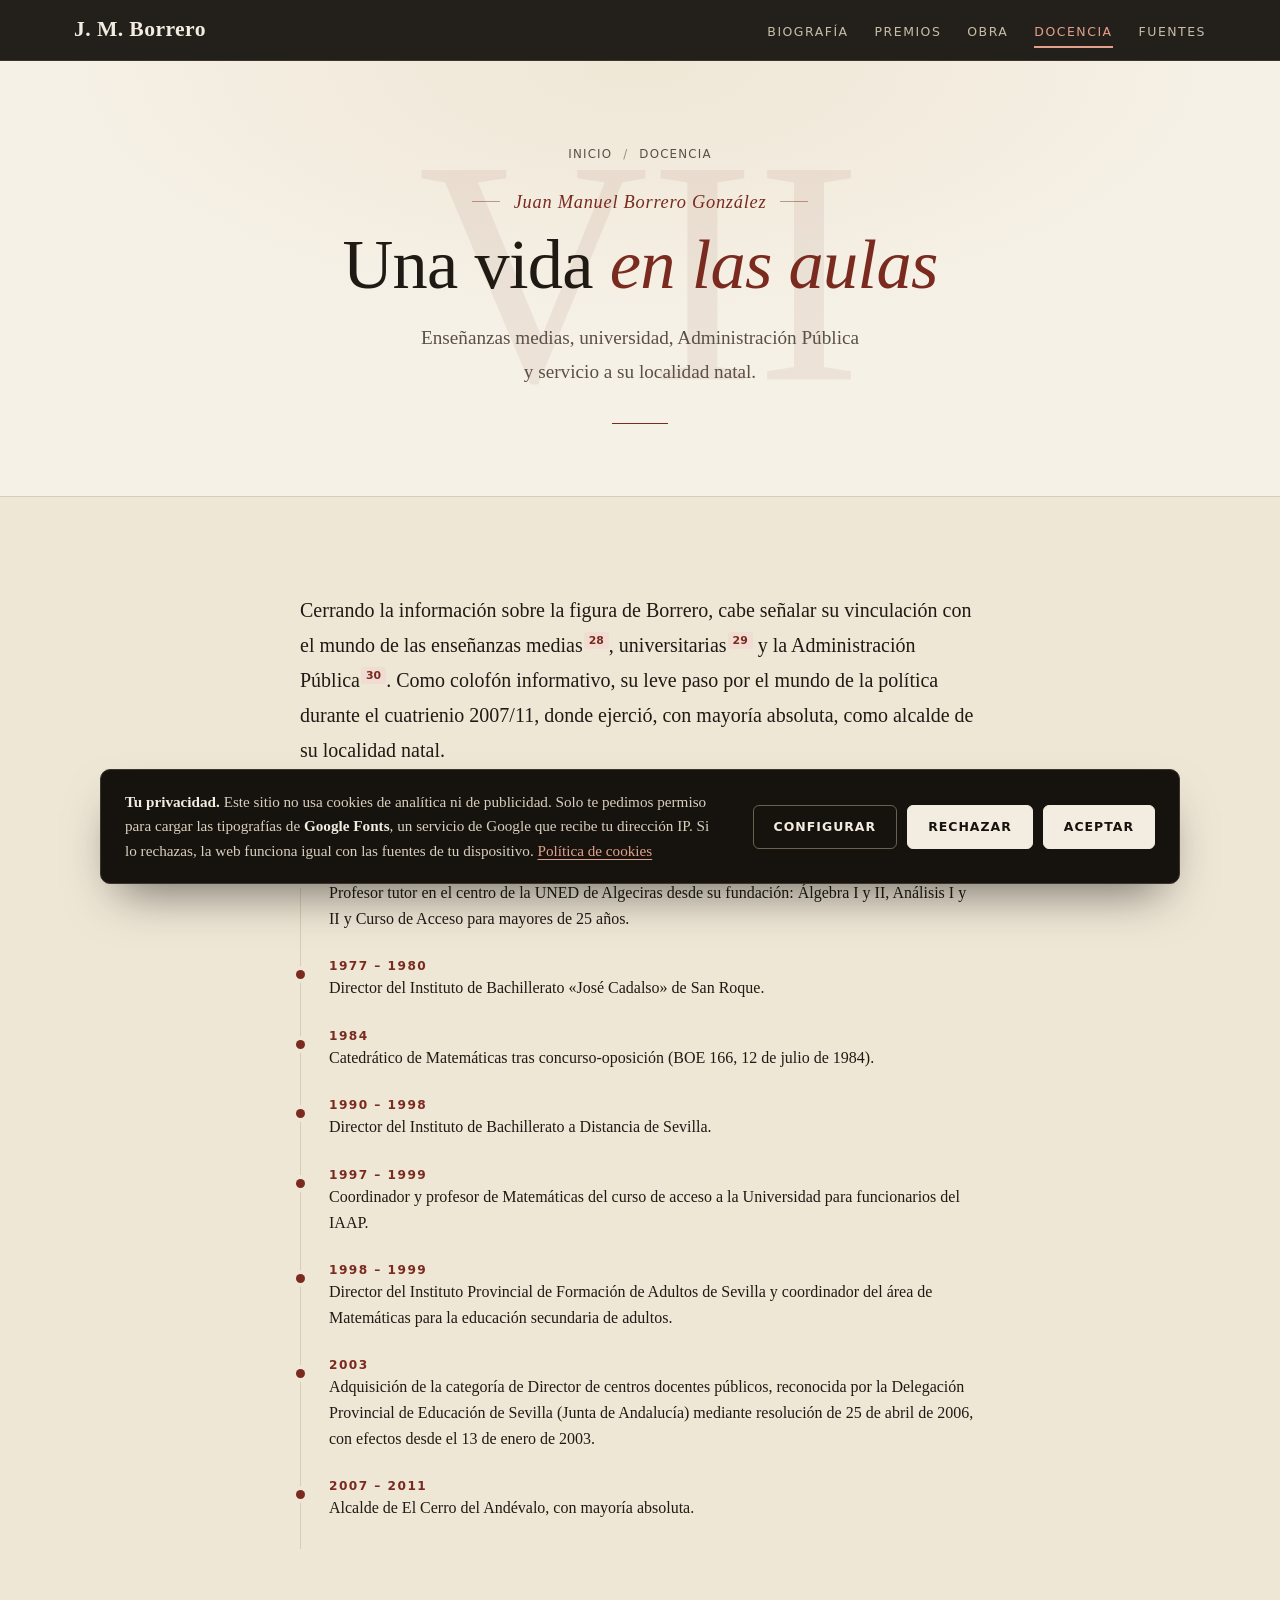
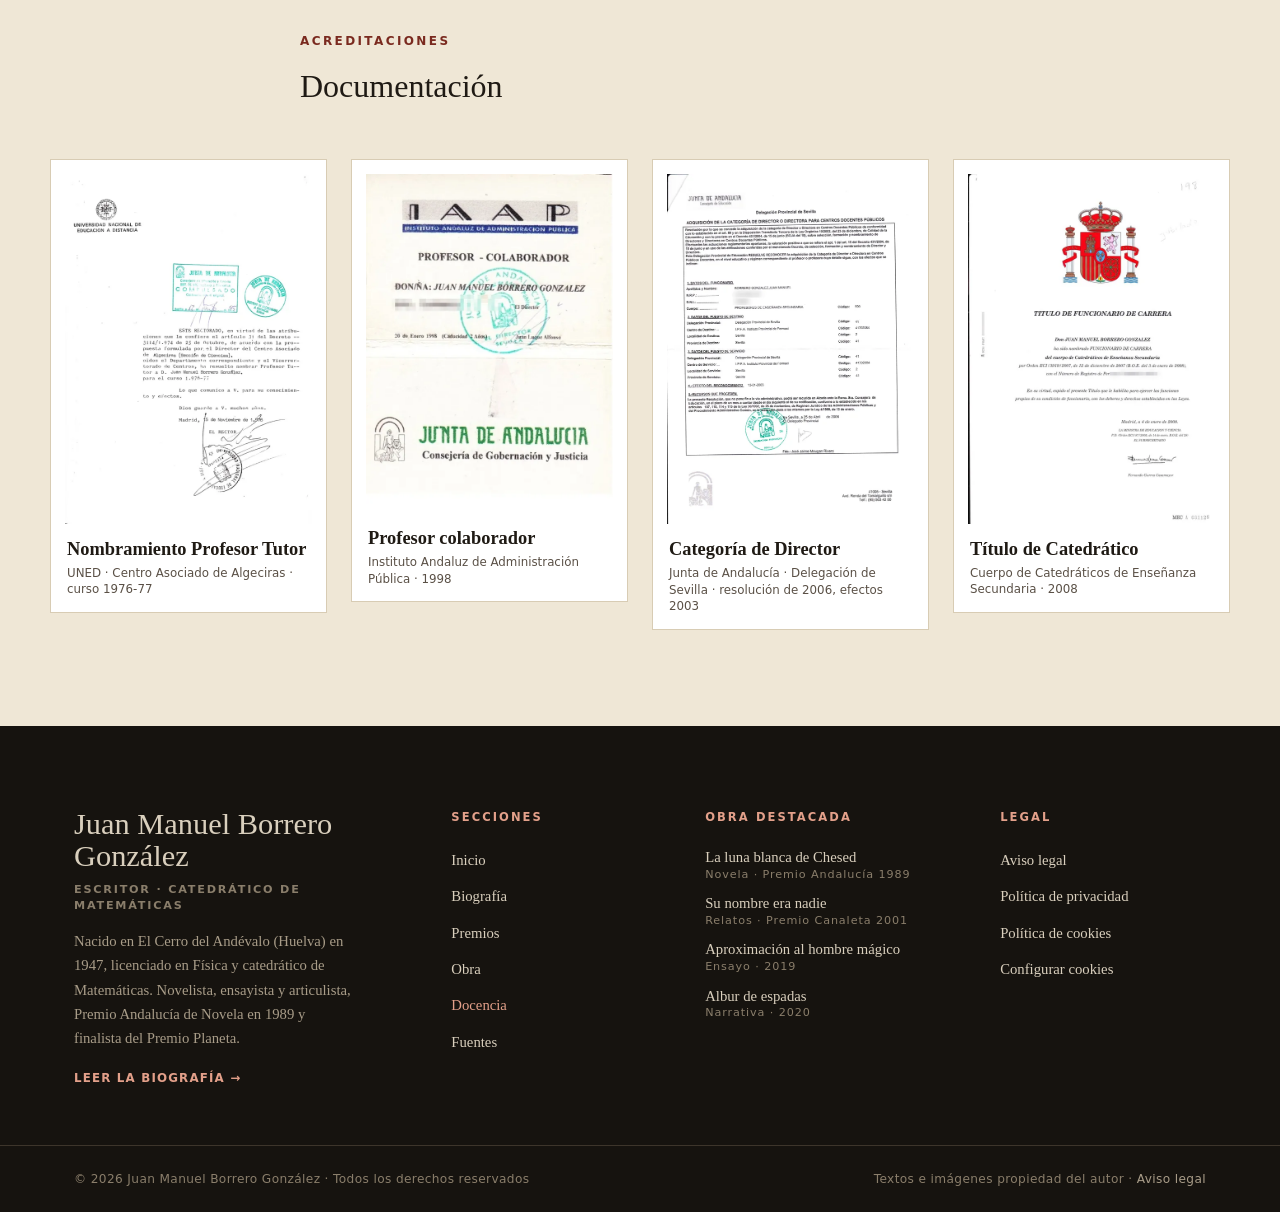
<file: docencia/index.html>
<!doctype html>
<html lang="es" data-root="../">
<head>
<meta charset="utf-8">
<meta name="viewport" content="width=device-width, initial-scale=1">
<title>Juan Manuel Borrero González: catedrático, docente y director</title>
<meta name="description" content="Trayectoria docente y pública de Juan Manuel Borrero González: institutos, UNED, IAAP y alcaldía de El Cerro del Andévalo.">
<meta name="theme-color" content="#16130f">
<link rel="canonical" href="https://jrsepul2020.github.io/jmbarreropremium/docencia/">
<meta name="robots" content="index, follow, max-image-preview:large, max-snippet:-1">
<meta name="author" content="Juan Manuel Borrero González">
<link rel="icon" href="https://jrsepul2020.github.io/jmbarreropremium/favicon.svg" type="image/svg+xml">
<link rel="icon" href="https://jrsepul2020.github.io/jmbarreropremium/favicon-32.png" sizes="32x32" type="image/png">
<link rel="apple-touch-icon" href="https://jrsepul2020.github.io/jmbarreropremium/apple-touch-icon.png">
<meta property="og:type" content="website">
<meta property="og:locale" content="es_ES">
<meta property="og:site_name" content="Juan Manuel Borrero González">
<meta property="og:title" content="Juan Manuel Borrero González: catedrático, docente y director">
<meta property="og:description" content="Trayectoria docente y pública de Juan Manuel Borrero González: institutos, UNED, IAAP y alcaldía de El Cerro del Andévalo.">
<meta property="og:url" content="https://jrsepul2020.github.io/jmbarreropremium/docencia/">
<meta property="og:image" content="https://jrsepul2020.github.io/jmbarreropremium/img/og-juan-manuel-borrero.jpg">
<meta property="og:image:width" content="1200">
<meta property="og:image:height" content="630">
<meta property="og:image:alt" content="Juan Manuel Borrero González, escritor, en su biblioteca">
<meta name="twitter:card" content="summary_large_image">
<meta name="twitter:title" content="Juan Manuel Borrero González: catedrático, docente y director">
<meta name="twitter:description" content="Trayectoria docente y pública de Juan Manuel Borrero González: institutos, UNED, IAAP y alcaldía de El Cerro del Andévalo.">
<meta name="twitter:image" content="https://jrsepul2020.github.io/jmbarreropremium/img/og-juan-manuel-borrero.jpg">
<script type="application/ld+json">
{
 "@context": "https://schema.org",
 "@graph": [
  {
   "@type": "WebSite",
   "@id": "https://jrsepul2020.github.io/jmbarreropremium/#web",
   "url": "https://jrsepul2020.github.io/jmbarreropremium/",
   "name": "Juan Manuel Borrero González",
   "inLanguage": "es-ES",
   "description": "Web oficial sobre la vida y la obra del escritor y catedrático Juan Manuel Borrero González.",
   "about": {
    "@id": "https://jrsepul2020.github.io/jmbarreropremium/#autor"
   },
   "publisher": {
    "@id": "https://jrsepul2020.github.io/jmbarreropremium/#autor"
   }
  },
  {
   "@type": "Person",
   "@id": "https://jrsepul2020.github.io/jmbarreropremium/#autor",
   "name": "Juan Manuel Borrero González",
   "givenName": "Juan Manuel",
   "familyName": "Borrero González",
   "alternateName": [
    "J. M. Borrero",
    "Juan Manuel Borrero",
    "Juan de la Trinidad",
    "Xavier Suquet"
   ],
   "description": "Escritor español nacido en El Cerro del Andévalo (Huelva) en 1947, licenciado en Física y catedrático de Matemáticas. Novelista, cuentista, ensayista y articulista; IV Premio Andalucía de Novela (1989) con La luna blanca de Chesed y finalista del Premio Planeta (1990 y 1993).",
   "birthDate": "1947",
   "birthPlace": {
    "@type": "Place",
    "name": "El Cerro del Andévalo, Huelva, España",
    "address": {
     "@type": "PostalAddress",
     "addressLocality": "El Cerro del Andévalo",
     "addressRegion": "Huelva",
     "addressCountry": "ES"
    }
   },
   "nationality": {
    "@type": "Country",
    "name": "España"
   },
   "jobTitle": [
    "Escritor",
    "Catedrático de Matemáticas"
   ],
   "hasOccupation": [
    {
     "@type": "Occupation",
     "name": "Escritor"
    },
    {
     "@type": "Occupation",
     "name": "Catedrático de Matemáticas de Enseñanza Secundaria"
    }
   ],
   "alumniOf": {
    "@type": "CollegeOrUniversity",
    "name": "Universidad de Sevilla"
   },
   "knowsAbout": [
    "Literatura",
    "Novela histórica",
    "Relato",
    "Ensayo",
    "Esoterismo y pensamiento simbólico",
    "Matemáticas",
    "Física"
   ],
   "knowsLanguage": "es",
   "award": [
    "IV Premio Andalucía de Novela (1989)",
    "II Premio Nacional de Relatos Ciudad de Algeciras (1989)",
    "III Premio Internacional de Relatos «Canaleta» (2001)",
    "I Certamen Literario «Distrito Macarena»",
    "Finalista del Premio Planeta (1990 y 1993)",
    "Finalista del Premio Azorín (1992)",
    "Finalista del Premio Ateneo de Sevilla (1991 y 1994)"
   ],
   "image": "https://jrsepul2020.github.io/jmbarreropremium/img/foto1-1200.webp",
   "url": "https://jrsepul2020.github.io/jmbarreropremium/biografia/"
  },
  {
   "@type": "BreadcrumbList",
   "@id": "https://jrsepul2020.github.io/jmbarreropremium/docencia/#migas",
   "itemListElement": [
    {
     "@type": "ListItem",
     "position": 1,
     "name": "Inicio",
     "item": "https://jrsepul2020.github.io/jmbarreropremium/"
    },
    {
     "@type": "ListItem",
     "position": 2,
     "name": "Docencia",
     "item": "https://jrsepul2020.github.io/jmbarreropremium/docencia/"
    }
   ]
  },
  {
   "@type": "WebPage",
   "@id": "https://jrsepul2020.github.io/jmbarreropremium/docencia/#pagina",
   "url": "https://jrsepul2020.github.io/jmbarreropremium/docencia/",
   "name": "Juan Manuel Borrero González: catedrático, docente y director",
   "description": "Trayectoria docente y pública de Juan Manuel Borrero González: institutos, UNED, IAAP y alcaldía de El Cerro del Andévalo.",
   "inLanguage": "es-ES",
   "isPartOf": {
    "@id": "https://jrsepul2020.github.io/jmbarreropremium/#web"
   },
   "about": {
    "@id": "https://jrsepul2020.github.io/jmbarreropremium/#autor"
   },
   "primaryImageOfPage": {
    "@type": "ImageObject",
    "url": "https://jrsepul2020.github.io/jmbarreropremium/img/og-juan-manuel-borrero.jpg"
   },
   "dateModified": "2026-11-11",
   "breadcrumb": {
    "@id": "https://jrsepul2020.github.io/jmbarreropremium/docencia/#migas"
   }
  }
 ]
}
</script>
<script>document.documentElement.classList.add('js')</script>
<script>
/* Consentimiento: las tipografías de Google solo se cargan si se aceptan */
(function(){var c;try{c=JSON.parse(localStorage.getItem('jmb-consent')||'null')}catch(e){}
if(c&&c.v===1&&c.ext&&Date.now()-c.t<31536e6){var l=document.createElement('link');l.rel='stylesheet';l.setAttribute('data-gfonts','');
l.href='https://fonts.googleapis.com/css2?family=Cormorant+Garamond:ital,wght@0,500;0,600;1,500&family=Source+Serif+4:ital,opsz,wght@0,8..60,400;0,8..60,600;1,8..60,400&family=Inter:wght@500;600&display=swap';
document.head.appendChild(l)}})();
</script>
<link rel="stylesheet" href="../assets/styles.css">
</head>
<body>

<a class="skip" href="#main">Saltar al contenido</a>
<nav class="nav" aria-label="Principal">
  <div class="nav-in">
    <a class="brand" href="../">J. M. Borrero</a>
    <button class="menu-btn" aria-expanded="false" aria-controls="menu"><svg width="20" height="20" viewBox="0 0 20 20" aria-hidden="true"><path class="l1" d="M3 6h14"/><path class="l2" d="M3 10h14"/><path class="l3" d="M3 14h14"/></svg><span>Menú</span></button>
    <ul id="menu">
      <li><a href="../biografia/">Biografía</a></li>
      <li><a href="../premios/">Premios</a></li>
      <li><a href="../obra/">Obra</a></li>
      <li><a href="../docencia/" aria-current="page">Docencia</a></li>
      <li><a href="../fuentes/">Fuentes</a></li>
    </ul>
  </div>
</nav>

<main id="main">
<header class="page-head" data-num="VII">
  <p class="crumbs"><a href="../">Inicio</a> <span aria-hidden="true">/</span> Docencia</p>
  <p class="ph-name">Juan Manuel Borrero González</p>
  <h1>Una vida <em>en las aulas</em></h1>
  <p class="lede">Enseñanzas medias, universidad, Administración Pública y servicio a su localidad natal.</p>
</header>

<section class="chapter alt" id="docencia">
  <div class="prose reveal">
    <p>Cerrando la información sobre la figura de Borrero, cabe señalar su vinculación con el mundo de las enseñanzas medias<sup class="fn"><a href="../fuentes/#n28">28</a></sup>, universitarias<sup class="fn"><a href="../fuentes/#n29">29</a></sup> y la Administración Pública<sup class="fn"><a href="../fuentes/#n30">30</a></sup>. Como colofón informativo, su leve paso por el mundo de la política durante el cuatrienio 2007/11, donde ejerció, con mayoría absoluta, como alcalde de su localidad natal.</p>
  </div>
  <ol class="tl reveal">
    <li><span class="y">1971 – 1976</span><p>Jefe de Estudios del Instituto de Bachillerato Mixto 2 de Algeciras (hoy «El Kursaal»).</p></li>
    <li><span class="y">1974 – 1985</span><p>Profesor tutor en el centro de la UNED de Algeciras desde su fundación: Álgebra I y II, Análisis I y II y Curso de Acceso para mayores de 25 años.</p></li>
    <li><span class="y">1977 – 1980</span><p>Director del Instituto de Bachillerato «José Cadalso» de San Roque.</p></li>
    <li><span class="y">1984</span><p>Catedrático de Matemáticas tras concurso-oposición (BOE 166, 12 de julio de 1984).</p></li>
    <li><span class="y">1990 – 1998</span><p>Director del Instituto de Bachillerato a Distancia de Sevilla.</p></li>
    <li><span class="y">1997 – 1999</span><p>Coordinador y profesor de Matemáticas del curso de acceso a la Universidad para funcionarios del IAAP.</p></li>
    <li><span class="y">1998 – 1999</span><p>Director del Instituto Provincial de Formación de Adultos de Sevilla y coordinador del área de Matemáticas para la educación secundaria de adultos.</p></li>
    <li><span class="y">2003</span><p>Adquisición de la categoría de Director de centros docentes públicos, reconocida por la Delegación Provincial de Educación de Sevilla (Junta de Andalucía) mediante resolución de 25 de abril de 2006, con efectos desde el 13 de enero de 2003.</p></li>
    <li><span class="y">2007 – 2011</span><p>Alcalde de El Cerro del Andévalo, con mayoría absoluta.</p></li>
  </ol>

  <div class="ch-head reveal" style="margin-top:72px;margin-bottom:0"><span class="ch-num">Acreditaciones</span><h2 style="font-size:2rem">Documentación</h2></div>
  <div class="docs reveal">
    <button class="doc" data-full="../img/doc-uned-1200.webp"><img src="../img/doc-uned-600.webp" srcset="../img/doc-uned-600.webp 600w, ../img/doc-uned-1200.webp 990w" sizes="(max-width:560px) 90vw, (max-width:900px) 45vw, 250px" width="990" height="1400" alt="Nombramiento de profesor tutor de la UNED" loading="lazy"><b>Nombramiento Profesor Tutor</b><span>UNED · Centro Asociado de Algeciras · curso 1976-77</span></button>
    <button class="doc" data-full="../img/foto8-1200.webp"><img src="../img/foto8-600.webp" srcset="../img/foto8-600.webp 600w, ../img/foto8-1200.webp 1021w" sizes="(max-width:560px) 90vw, (max-width:900px) 45vw, 250px" width="1021" height="1400" alt="Acreditación de profesor colaborador del IAAP" loading="lazy"><b>Profesor colaborador</b><span>Instituto Andaluz de Administración Pública · 1998</span></button>
    <button class="doc" data-full="../img/doc-director-1200.webp"><img src="../img/doc-director-600.webp" srcset="../img/doc-director-600.webp 600w, ../img/doc-director-1200.webp 1200w" sizes="(max-width:560px) 90vw, (max-width:900px) 45vw, 250px" width="1200" height="1698" alt="Resolución de adquisición de la categoría de Director para centros docentes públicos" loading="lazy"><b>Categoría de Director</b><span>Junta de Andalucía · Delegación de Sevilla · resolución de 2006, efectos 2003</span></button>
    <button class="doc" data-full="../img/doc-catedratico-1200.webp"><img src="../img/doc-catedratico-600.webp" srcset="../img/doc-catedratico-600.webp 600w, ../img/doc-catedratico-1200.webp 990w" sizes="(max-width:560px) 90vw, (max-width:900px) 45vw, 250px" width="990" height="1400" alt="Título de funcionario de carrera del cuerpo de Catedráticos" loading="lazy"><b>Título de Catedrático</b><span>Cuerpo de Catedráticos de Enseñanza Secundaria · 2008</span></button>
  </div>
</section>
</main>

<footer class="site-footer">
  <div class="f-grid">
    <div class="f-col f-about">
      <a class="f-brand" href="../biografia/">Juan Manuel Borrero González</a>
      <p class="f-role">Escritor · Catedrático de Matemáticas</p>
      <p>Nacido en El Cerro del Andévalo (Huelva) en 1947, licenciado en Física y catedrático de Matemáticas. Novelista, ensayista y articulista, Premio Andalucía de Novela en 1989 y finalista del Premio Planeta.</p>
      <a class="more" href="../biografia/">Leer la biografía →</a>
    </div>
    <nav class="f-col" aria-label="Secciones">
      <h2>Secciones</h2>
      <ul><li><a href="../">Inicio</a></li><li><a href="../biografia/">Biografía</a></li><li><a href="../premios/">Premios</a></li><li><a href="../obra/">Obra</a></li><li><a href="../docencia/" aria-current="page">Docencia</a></li><li><a href="../fuentes/">Fuentes</a></li></ul>
    </nav>
    <div class="f-col f-books">
      <h2>Obra destacada</h2>
      <ul><li><a href="../obra/#bibliografia">La luna blanca de Chesed<small>Novela · Premio Andalucía 1989</small></a></li><li><a href="../obra/#bibliografia">Su nombre era nadie<small>Relatos · Premio Canaleta 2001</small></a></li><li><a href="../obra/#bibliografia">Aproximación al hombre mágico<small>Ensayo · 2019</small></a></li><li><a href="../obra/#bibliografia">Albur de espadas<small>Narrativa · 2020</small></a></li></ul>
    </div>
    <nav class="f-col" aria-label="Información legal">
      <h2>Legal</h2>
      <ul><li><a href="../aviso-legal/">Aviso legal</a></li><li><a href="../privacidad/">Política de privacidad</a></li><li><a href="../cookies/">Política de cookies</a></li><li><button type="button" class="cc-open">Configurar cookies</button></li></ul>
    </nav>
  </div>
  <div class="f-bottom">
    <div class="f-bottom-in">
      <span>© 2026 Juan Manuel Borrero González · Todos los derechos reservados</span>
      <span>Textos e imágenes propiedad del autor · <a href="../aviso-legal/">Aviso legal</a></span>
    </div>
  </div>
</footer>

<dialog id="lb" aria-label="Documento ampliado"><button aria-label="Cerrar">×</button><img alt=""></dialog>

<script src="../assets/site.js" defer></script>
</body>
</html>
</file>
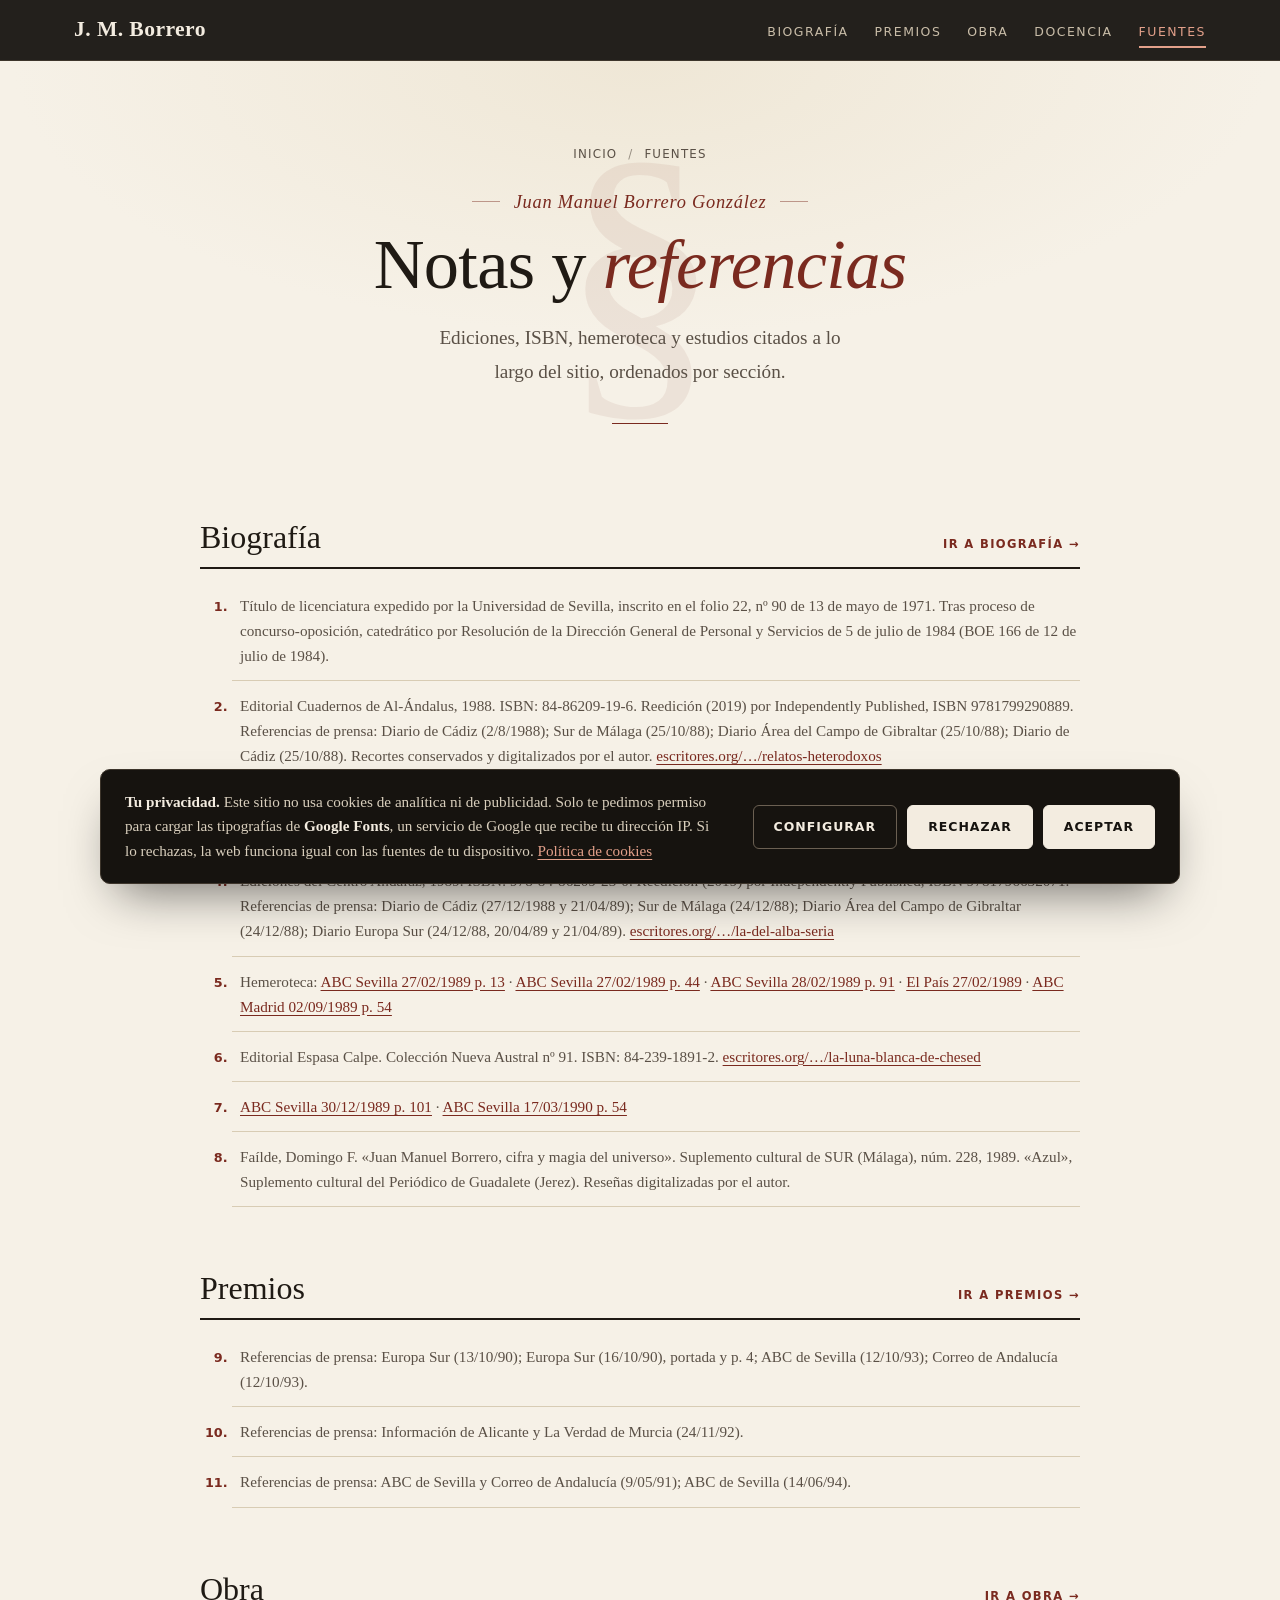
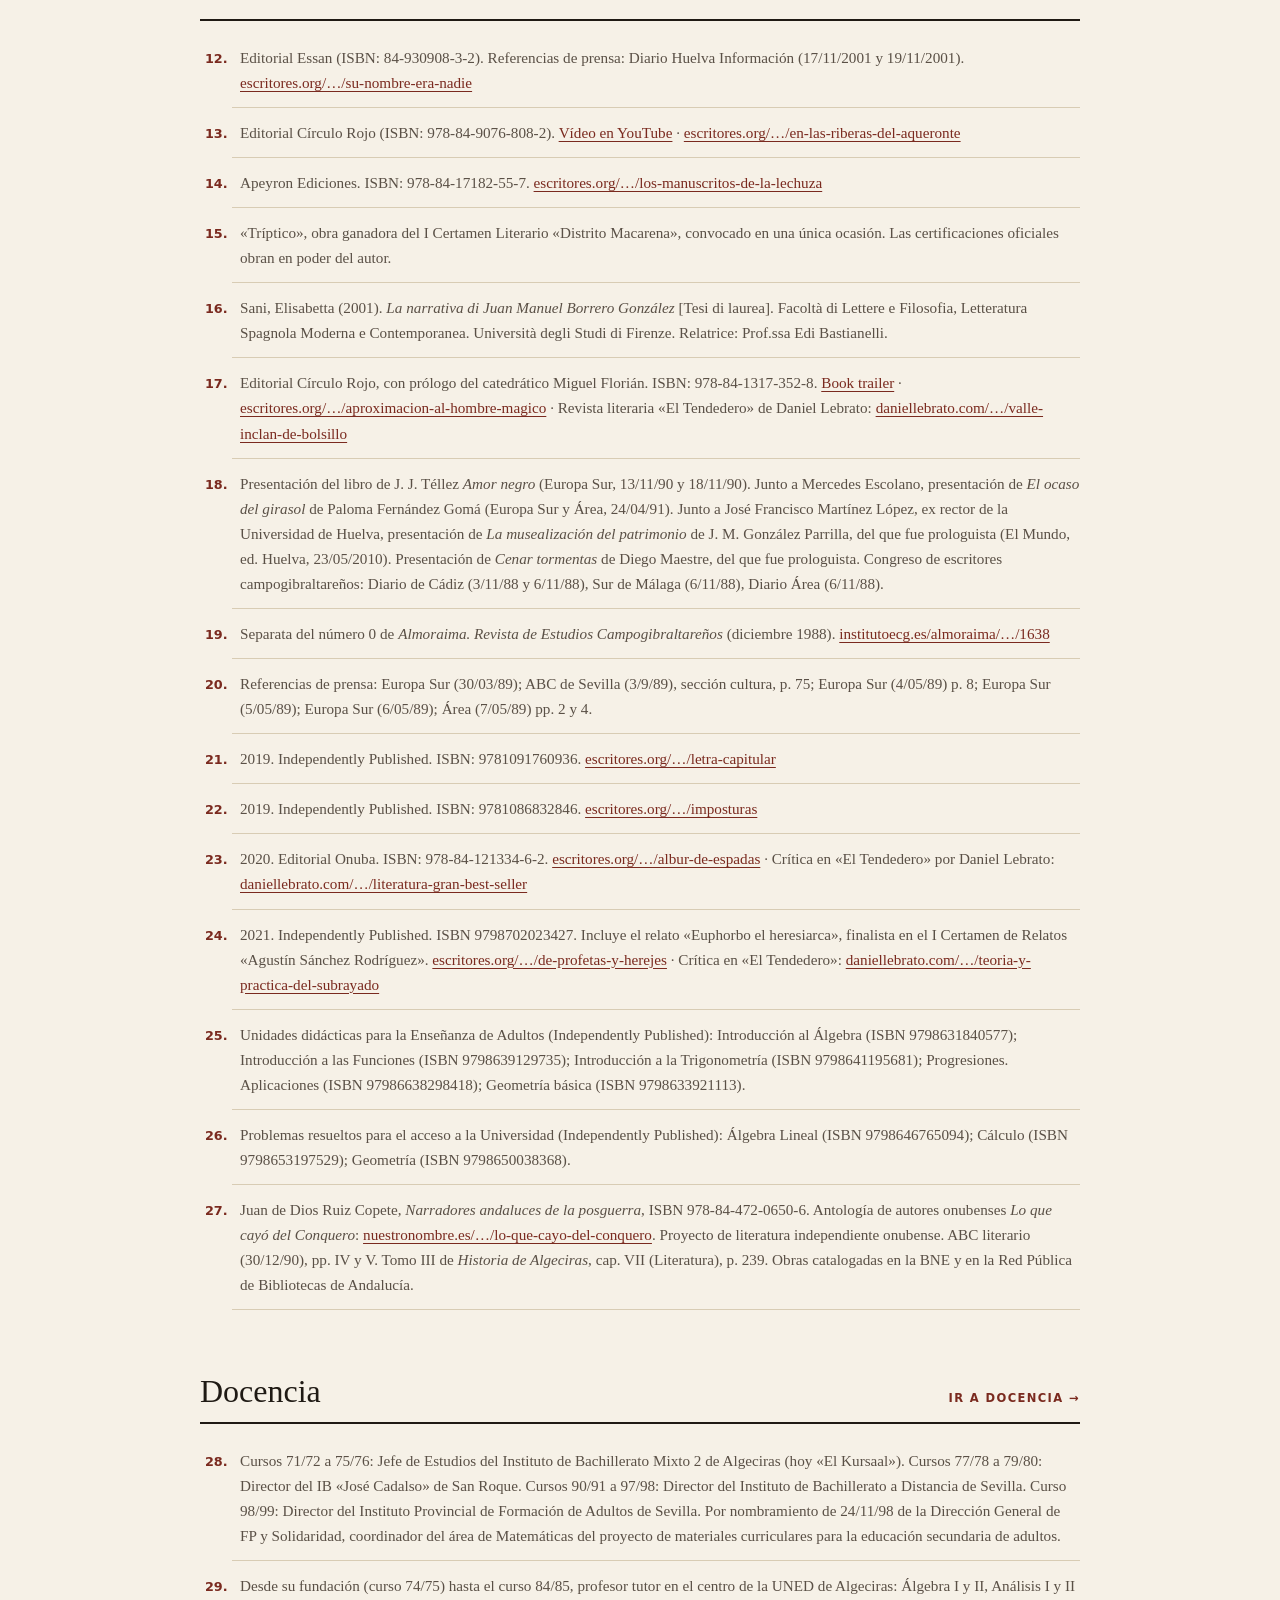
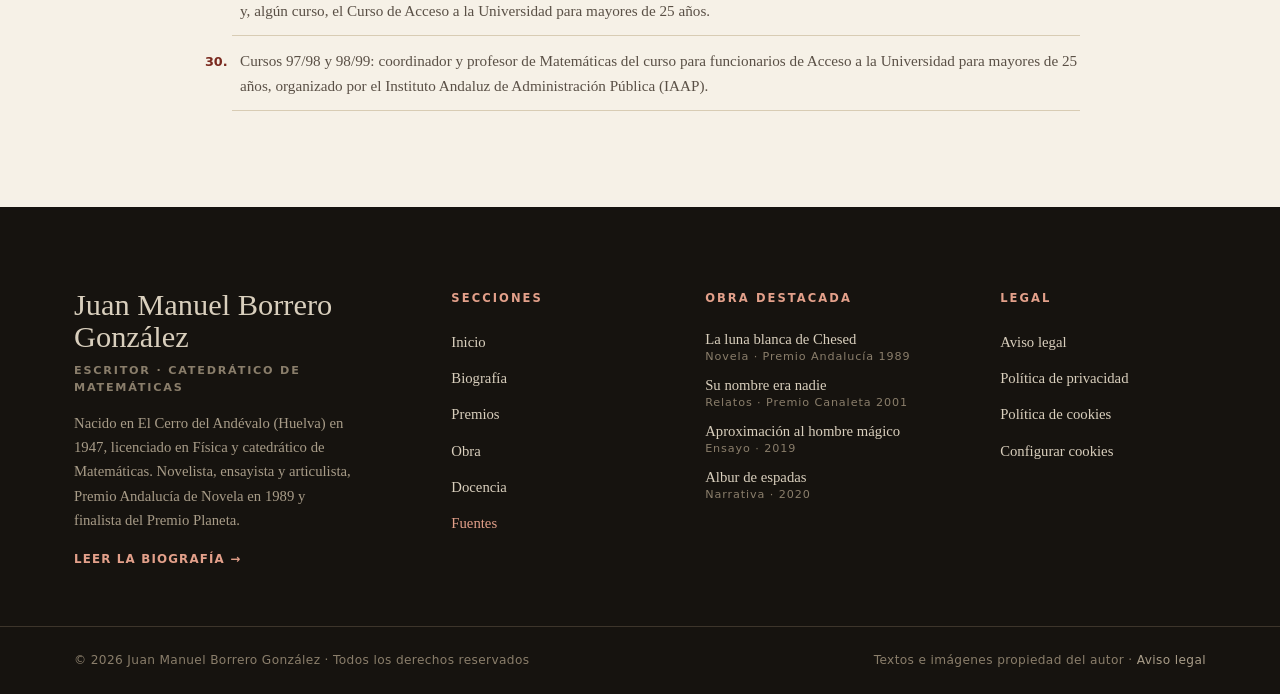
<file: fuentes/index.html>
<!doctype html>
<html lang="es" data-root="../">
<head>
<meta charset="utf-8">
<meta name="viewport" content="width=device-width, initial-scale=1">
<title>Fuentes y referencias sobre Juan Manuel Borrero González</title>
<meta name="description" content="Notas, referencias de prensa, ISBN y fuentes documentales sobre la obra y trayectoria de Juan Manuel Borrero González.">
<meta name="theme-color" content="#16130f">
<link rel="canonical" href="https://jrsepul2020.github.io/jmbarreropremium/fuentes/">
<meta name="robots" content="index, follow, max-image-preview:large, max-snippet:-1">
<meta name="author" content="Juan Manuel Borrero González">
<link rel="icon" href="https://jrsepul2020.github.io/jmbarreropremium/favicon.svg" type="image/svg+xml">
<link rel="icon" href="https://jrsepul2020.github.io/jmbarreropremium/favicon-32.png" sizes="32x32" type="image/png">
<link rel="apple-touch-icon" href="https://jrsepul2020.github.io/jmbarreropremium/apple-touch-icon.png">
<meta property="og:type" content="website">
<meta property="og:locale" content="es_ES">
<meta property="og:site_name" content="Juan Manuel Borrero González">
<meta property="og:title" content="Fuentes y referencias sobre Juan Manuel Borrero González">
<meta property="og:description" content="Notas, referencias de prensa, ISBN y fuentes documentales sobre la obra y trayectoria de Juan Manuel Borrero González.">
<meta property="og:url" content="https://jrsepul2020.github.io/jmbarreropremium/fuentes/">
<meta property="og:image" content="https://jrsepul2020.github.io/jmbarreropremium/img/og-juan-manuel-borrero.jpg">
<meta property="og:image:width" content="1200">
<meta property="og:image:height" content="630">
<meta property="og:image:alt" content="Juan Manuel Borrero González, escritor, en su biblioteca">
<meta name="twitter:card" content="summary_large_image">
<meta name="twitter:title" content="Fuentes y referencias sobre Juan Manuel Borrero González">
<meta name="twitter:description" content="Notas, referencias de prensa, ISBN y fuentes documentales sobre la obra y trayectoria de Juan Manuel Borrero González.">
<meta name="twitter:image" content="https://jrsepul2020.github.io/jmbarreropremium/img/og-juan-manuel-borrero.jpg">
<script type="application/ld+json">
{
 "@context": "https://schema.org",
 "@graph": [
  {
   "@type": "WebSite",
   "@id": "https://jrsepul2020.github.io/jmbarreropremium/#web",
   "url": "https://jrsepul2020.github.io/jmbarreropremium/",
   "name": "Juan Manuel Borrero González",
   "inLanguage": "es-ES",
   "description": "Web oficial sobre la vida y la obra del escritor y catedrático Juan Manuel Borrero González.",
   "about": {
    "@id": "https://jrsepul2020.github.io/jmbarreropremium/#autor"
   },
   "publisher": {
    "@id": "https://jrsepul2020.github.io/jmbarreropremium/#autor"
   }
  },
  {
   "@type": "Person",
   "@id": "https://jrsepul2020.github.io/jmbarreropremium/#autor",
   "name": "Juan Manuel Borrero González",
   "givenName": "Juan Manuel",
   "familyName": "Borrero González",
   "alternateName": [
    "J. M. Borrero",
    "Juan Manuel Borrero",
    "Juan de la Trinidad",
    "Xavier Suquet"
   ],
   "description": "Escritor español nacido en El Cerro del Andévalo (Huelva) en 1947, licenciado en Física y catedrático de Matemáticas. Novelista, cuentista, ensayista y articulista; IV Premio Andalucía de Novela (1989) con La luna blanca de Chesed y finalista del Premio Planeta (1990 y 1993).",
   "birthDate": "1947",
   "birthPlace": {
    "@type": "Place",
    "name": "El Cerro del Andévalo, Huelva, España",
    "address": {
     "@type": "PostalAddress",
     "addressLocality": "El Cerro del Andévalo",
     "addressRegion": "Huelva",
     "addressCountry": "ES"
    }
   },
   "nationality": {
    "@type": "Country",
    "name": "España"
   },
   "jobTitle": [
    "Escritor",
    "Catedrático de Matemáticas"
   ],
   "hasOccupation": [
    {
     "@type": "Occupation",
     "name": "Escritor"
    },
    {
     "@type": "Occupation",
     "name": "Catedrático de Matemáticas de Enseñanza Secundaria"
    }
   ],
   "alumniOf": {
    "@type": "CollegeOrUniversity",
    "name": "Universidad de Sevilla"
   },
   "knowsAbout": [
    "Literatura",
    "Novela histórica",
    "Relato",
    "Ensayo",
    "Esoterismo y pensamiento simbólico",
    "Matemáticas",
    "Física"
   ],
   "knowsLanguage": "es",
   "award": [
    "IV Premio Andalucía de Novela (1989)",
    "II Premio Nacional de Relatos Ciudad de Algeciras (1989)",
    "III Premio Internacional de Relatos «Canaleta» (2001)",
    "I Certamen Literario «Distrito Macarena»",
    "Finalista del Premio Planeta (1990 y 1993)",
    "Finalista del Premio Azorín (1992)",
    "Finalista del Premio Ateneo de Sevilla (1991 y 1994)"
   ],
   "image": "https://jrsepul2020.github.io/jmbarreropremium/img/foto1-1200.webp",
   "url": "https://jrsepul2020.github.io/jmbarreropremium/biografia/"
  },
  {
   "@type": "BreadcrumbList",
   "@id": "https://jrsepul2020.github.io/jmbarreropremium/fuentes/#migas",
   "itemListElement": [
    {
     "@type": "ListItem",
     "position": 1,
     "name": "Inicio",
     "item": "https://jrsepul2020.github.io/jmbarreropremium/"
    },
    {
     "@type": "ListItem",
     "position": 2,
     "name": "Fuentes",
     "item": "https://jrsepul2020.github.io/jmbarreropremium/fuentes/"
    }
   ]
  },
  {
   "@type": "WebPage",
   "@id": "https://jrsepul2020.github.io/jmbarreropremium/fuentes/#pagina",
   "url": "https://jrsepul2020.github.io/jmbarreropremium/fuentes/",
   "name": "Fuentes y referencias sobre Juan Manuel Borrero González",
   "description": "Notas, referencias de prensa, ISBN y fuentes documentales sobre la obra y trayectoria de Juan Manuel Borrero González.",
   "inLanguage": "es-ES",
   "isPartOf": {
    "@id": "https://jrsepul2020.github.io/jmbarreropremium/#web"
   },
   "about": {
    "@id": "https://jrsepul2020.github.io/jmbarreropremium/#autor"
   },
   "primaryImageOfPage": {
    "@type": "ImageObject",
    "url": "https://jrsepul2020.github.io/jmbarreropremium/img/og-juan-manuel-borrero.jpg"
   },
   "dateModified": "2026-11-11",
   "breadcrumb": {
    "@id": "https://jrsepul2020.github.io/jmbarreropremium/fuentes/#migas"
   }
  }
 ]
}
</script>
<script>document.documentElement.classList.add('js')</script>
<script>
/* Consentimiento: las tipografías de Google solo se cargan si se aceptan */
(function(){var c;try{c=JSON.parse(localStorage.getItem('jmb-consent')||'null')}catch(e){}
if(c&&c.v===1&&c.ext&&Date.now()-c.t<31536e6){var l=document.createElement('link');l.rel='stylesheet';l.setAttribute('data-gfonts','');
l.href='https://fonts.googleapis.com/css2?family=Cormorant+Garamond:ital,wght@0,500;0,600;1,500&family=Source+Serif+4:ital,opsz,wght@0,8..60,400;0,8..60,600;1,8..60,400&family=Inter:wght@500;600&display=swap';
document.head.appendChild(l)}})();
</script>
<link rel="stylesheet" href="../assets/styles.css">
</head>
<body>

<a class="skip" href="#main">Saltar al contenido</a>
<nav class="nav" aria-label="Principal">
  <div class="nav-in">
    <a class="brand" href="../">J. M. Borrero</a>
    <button class="menu-btn" aria-expanded="false" aria-controls="menu"><svg width="20" height="20" viewBox="0 0 20 20" aria-hidden="true"><path class="l1" d="M3 6h14"/><path class="l2" d="M3 10h14"/><path class="l3" d="M3 14h14"/></svg><span>Menú</span></button>
    <ul id="menu">
      <li><a href="../biografia/">Biografía</a></li>
      <li><a href="../premios/">Premios</a></li>
      <li><a href="../obra/">Obra</a></li>
      <li><a href="../docencia/">Docencia</a></li>
      <li><a href="../fuentes/" aria-current="page">Fuentes</a></li>
    </ul>
  </div>
</nav>

<main id="main">
<header class="page-head" data-num="§">
  <p class="crumbs"><a href="../">Inicio</a> <span aria-hidden="true">/</span> Fuentes</p>
  <p class="ph-name">Juan Manuel Borrero González</p>
  <h1>Notas y <em>referencias</em></h1>
  <p class="lede">Ediciones, ISBN, hemeroteca y estudios citados a lo largo del sitio, ordenados por sección.</p>
</header>

<section class="chapter notes-page">
<div class="notes">
  <div class="note-group">
    <h2><span>Biografía</span> <a href="../biografia/">Ir a Biografía →</a></h2>
    <ol start="1">
      <li id="n1">Título de licenciatura expedido por la Universidad de Sevilla, inscrito en el folio 22, nº 90 de 13 de mayo de 1971. Tras proceso de concurso-oposición, catedrático por Resolución de la Dirección General de Personal y Servicios de 5 de julio de 1984 (BOE 166 de 12 de julio de 1984).</li>
      <li id="n2">Editorial Cuadernos de Al-Ándalus, 1988. ISBN: 84-86209-19-6. Reedición (2019) por Independently Published, ISBN 9781799290889. Referencias de prensa: Diario de Cádiz (2/8/1988); Sur de Málaga (25/10/88); Diario Área del Campo de Gibraltar (25/10/88); Diario de Cádiz (25/10/88). Recortes conservados y digitalizados por el autor. <a href="https://escritores.org/libros/index.php/item/relatos-heterodoxos" target="_blank" rel="noopener">escritores.org/…/relatos-heterodoxos</a></li>
      <li id="n3">Téllez, J. J. «El año de Juan Manuel Borrero y otros eventos». Revista <em>Almoraima</em>, 1989. <a href="https://dialnet.unirioja.es/servlet/articulo?codigo=2446943" target="_blank" rel="noopener">dialnet.unirioja.es/servlet/articulo?codigo=2446943</a></li>
      <li id="n4">Ediciones del Centro Andaluz, 1989. ISBN: 978-84-86209-23-0. Reedición (2019) por Independently Published, ISBN 9781796632071. Referencias de prensa: Diario de Cádiz (27/12/1988 y 21/04/89); Sur de Málaga (24/12/88); Diario Área del Campo de Gibraltar (24/12/88); Diario Europa Sur (24/12/88, 20/04/89 y 21/04/89). <a href="https://escritores.org/libros/index.php/item/la-del-alba-seria" target="_blank" rel="noopener">escritores.org/…/la-del-alba-seria</a></li>
      <li id="n5">Hemeroteca: <a href="http://hemeroteca.sevilla.abc.es/nav/Navigate.exe/hemeroteca/sevilla/abc.sevilla/1989/02/27/013.html" target="_blank" rel="noopener">ABC Sevilla 27/02/1989 p. 13</a> · <a href="http://hemeroteca.abcdesevilla.es/nav/Navigate.exe/hemeroteca/sevilla/abc.sevilla/1989/02/27/044.html" target="_blank" rel="noopener">ABC Sevilla 27/02/1989 p. 44</a> · <a href="http://hemeroteca.abcdesevilla.es/nav/Navigate.exe/hemeroteca/sevilla/abc.sevilla/1989/02/28/091.html" target="_blank" rel="noopener">ABC Sevilla 28/02/1989 p. 91</a> · <a href="http://elpais.com/diario/1989/02/27/cultura/604537211_850215.html" target="_blank" rel="noopener">El País 27/02/1989</a> · <a href="http://hemeroteca.abc.es/nav/Navigate.exe/hemeroteca/madrid/abc/1989/09/02/054.html" target="_blank" rel="noopener">ABC Madrid 02/09/1989 p. 54</a></li>
      <li id="n6">Editorial Espasa Calpe. Colección Nueva Austral nº 91. ISBN: 84-239-1891-2. <a href="https://escritores.org/libros/index.php/item/la-luna-blanca-de-chesed" target="_blank" rel="noopener">escritores.org/…/la-luna-blanca-de-chesed</a></li>
      <li id="n7"><a href="http://hemeroteca.abcdesevilla.es/nav/Navigate.exe/hemeroteca/sevilla/abc.sevilla/1989/12/30/101.html" target="_blank" rel="noopener">ABC Sevilla 30/12/1989 p. 101</a> · <a href="http://hemeroteca.abcdesevilla.es/nav/Navigate.exe/hemeroteca/sevilla/abc.sevilla/1990/03/17/054.html" target="_blank" rel="noopener">ABC Sevilla 17/03/1990 p. 54</a></li>
      <li id="n8">Faílde, Domingo F. «Juan Manuel Borrero, cifra y magia del universo». Suplemento cultural de SUR (Málaga), núm. 228, 1989. «Azul», Suplemento cultural del Periódico de Guadalete (Jerez). Reseñas digitalizadas por el autor.</li>
    </ol>
  </div>
  <div class="note-group">
    <h2><span>Premios</span> <a href="../premios/">Ir a Premios →</a></h2>
    <ol start="9">
      <li id="n9">Referencias de prensa: Europa Sur (13/10/90); Europa Sur (16/10/90), portada y p. 4; ABC de Sevilla (12/10/93); Correo de Andalucía (12/10/93).</li>
      <li id="n10">Referencias de prensa: Información de Alicante y La Verdad de Murcia (24/11/92).</li>
      <li id="n11">Referencias de prensa: ABC de Sevilla y Correo de Andalucía (9/05/91); ABC de Sevilla (14/06/94).</li>
    </ol>
  </div>
  <div class="note-group">
    <h2><span>Obra</span> <a href="../obra/">Ir a Obra →</a></h2>
    <ol start="12">
      <li id="n12">Editorial Essan (ISBN: 84-930908-3-2). Referencias de prensa: Diario Huelva Información (17/11/2001 y 19/11/2001). <a href="https://www.escritores.org/libros/index.php/item/iii-premio-nacional-relatos-canaleta-su-nombre-era-nadie" target="_blank" rel="noopener">escritores.org/…/su-nombre-era-nadie</a></li>
      <li id="n13">Editorial Círculo Rojo (ISBN: 978-84-9076-808-2). <a href="https://www.youtube.com/watch?v=TAvungXM_ng" target="_blank" rel="noopener">Vídeo en YouTube</a> · <a href="https://www.escritores.org/libros/index.php/item/en-las-riberas-del-aqueronte" target="_blank" rel="noopener">escritores.org/…/en-las-riberas-del-aqueronte</a></li>
      <li id="n14">Apeyron Ediciones. ISBN: 978-84-17182-55-7. <a href="https://escritores.org/libros/index.php/item/los-manuscritos-de-la-lechuza" target="_blank" rel="noopener">escritores.org/…/los-manuscritos-de-la-lechuza</a></li>
      <li id="n15">«Tríptico», obra ganadora del I Certamen Literario «Distrito Macarena», convocado en una única ocasión. Las certificaciones oficiales obran en poder del autor.</li>
      <li id="n16">Sani, Elisabetta (2001). <em>La narrativa di Juan Manuel Borrero González</em> [Tesi di laurea]. Facoltà di Lettere e Filosofia, Letteratura Spagnola Moderna e Contemporanea. Università degli Studi di Firenze. Relatrice: Prof.ssa Edi Bastianelli.</li>
      <li id="n17">Editorial Círculo Rojo, con prólogo del catedrático Miguel Florián. ISBN: 978-84-1317-352-8. <a href="https://www.youtube.com/watch?v=pPWNVsGws4o" target="_blank" rel="noopener">Book trailer</a> · <a href="https://escritores.org/libros/index.php/item/aproximacion-al-hombre-magico" target="_blank" rel="noopener">escritores.org/…/aproximacion-al-hombre-magico</a> · Revista literaria «El Tendedero» de Daniel Lebrato: <a href="https://daniellebrato.com/2020/10/30/valle-inclan-de-bolsillo/" target="_blank" rel="noopener">daniellebrato.com/…/valle-inclan-de-bolsillo</a></li>
      <li id="n18">Presentación del libro de J. J. Téllez <em>Amor negro</em> (Europa Sur, 13/11/90 y 18/11/90). Junto a Mercedes Escolano, presentación de <em>El ocaso del girasol</em> de Paloma Fernández Gomá (Europa Sur y Área, 24/04/91). Junto a José Francisco Martínez López, ex rector de la Universidad de Huelva, presentación de <em>La musealización del patrimonio</em> de J. M. González Parrilla, del que fue prologuista (El Mundo, ed. Huelva, 23/05/2010). Presentación de <em>Cenar tormentas</em> de Diego Maestre, del que fue prologuista. Congreso de escritores campogibraltareños: Diario de Cádiz (3/11/88 y 6/11/88), Sur de Málaga (6/11/88), Diario Área (6/11/88).</li>
      <li id="n19">Separata del número 0 de <em>Almoraima. Revista de Estudios Campogibraltareños</em> (diciembre 1988). <a href="https://institutoecg.es/almoraima/index.php/revista/article/view/1638" target="_blank" rel="noopener">institutoecg.es/almoraima/…/1638</a></li>
      <li id="n20">Referencias de prensa: Europa Sur (30/03/89); ABC de Sevilla (3/9/89), sección cultura, p. 75; Europa Sur (4/05/89) p. 8; Europa Sur (5/05/89); Europa Sur (6/05/89); Área (7/05/89) pp. 2 y 4.</li>
      <li id="n21">2019. Independently Published. ISBN: 9781091760936. <a href="https://escritores.org/libros/index.php/item/letra-capitular-art-de-prensa" target="_blank" rel="noopener">escritores.org/…/letra-capitular</a></li>
      <li id="n22">2019. Independently Published. ISBN: 9781086832846. <a href="https://escritores.org/libros/index.php/item/imposturas" target="_blank" rel="noopener">escritores.org/…/imposturas</a></li>
      <li id="n23">2020. Editorial Onuba. ISBN: 978-84-121334-6-2. <a href="https://escritores.org/libros/index.php/item/albur-de-espadas" target="_blank" rel="noopener">escritores.org/…/albur-de-espadas</a> · Crítica en «El Tendedero» por Daniel Lebrato: <a href="https://daniellebrato.com/2020/10/29/literatura-gran-best-seller/" target="_blank" rel="noopener">daniellebrato.com/…/literatura-gran-best-seller</a></li>
      <li id="n24">2021. Independently Published. ISBN 9798702023427. Incluye el relato «Euphorbo el heresiarca», finalista en el I Certamen de Relatos «Agustín Sánchez Rodríguez». <a href="https://escritores.org/libros/index.php/item/de-profetas-y-herejes-relatos" target="_blank" rel="noopener">escritores.org/…/de-profetas-y-herejes</a> · Crítica en «El Tendedero»: <a href="https://daniellebrato.com/2021/03/22/juan-manuel-borrero-teoria-y-practica-del-subrayado/" target="_blank" rel="noopener">daniellebrato.com/…/teoria-y-practica-del-subrayado</a></li>
      <li id="n25">Unidades didácticas para la Enseñanza de Adultos (Independently Published): Introducción al Álgebra (ISBN 9798631840577); Introducción a las Funciones (ISBN 9798639129735); Introducción a la Trigonometría (ISBN 9798641195681); Progresiones. Aplicaciones (ISBN 97986638298418); Geometría básica (ISBN 9798633921113).</li>
      <li id="n26">Problemas resueltos para el acceso a la Universidad (Independently Published): Álgebra Lineal (ISBN 9798646765094); Cálculo (ISBN 9798653197529); Geometría (ISBN 9798650038368).</li>
      <li id="n27">Juan de Dios Ruiz Copete, <em>Narradores andaluces de la posguerra</em>, ISBN 978-84-472-0650-6. Antología de autores onubenses <em>Lo que cayó del Conquero</em>: <a href="http://nuestronombre.es/cacua/catalogo/narrativa/lo-que-cayo-del-conquero" target="_blank" rel="noopener">nuestronombre.es/…/lo-que-cayo-del-conquero</a>. Proyecto de literatura independiente onubense. ABC literario (30/12/90), pp. IV y V. Tomo III de <em>Historia de Algeciras</em>, cap. VII (Literatura), p. 239. Obras catalogadas en la BNE y en la Red Pública de Bibliotecas de Andalucía.</li>
    </ol>
  </div>
  <div class="note-group">
    <h2><span>Docencia</span> <a href="../docencia/">Ir a Docencia →</a></h2>
    <ol start="28">
      <li id="n28">Cursos 71/72 a 75/76: Jefe de Estudios del Instituto de Bachillerato Mixto 2 de Algeciras (hoy «El Kursaal»). Cursos 77/78 a 79/80: Director del IB «José Cadalso» de San Roque. Cursos 90/91 a 97/98: Director del Instituto de Bachillerato a Distancia de Sevilla. Curso 98/99: Director del Instituto Provincial de Formación de Adultos de Sevilla. Por nombramiento de 24/11/98 de la Dirección General de FP y Solidaridad, coordinador del área de Matemáticas del proyecto de materiales curriculares para la educación secundaria de adultos.</li>
      <li id="n29">Desde su fundación (curso 74/75) hasta el curso 84/85, profesor tutor en el centro de la UNED de Algeciras: Álgebra I y II, Análisis I y II y, algún curso, el Curso de Acceso a la Universidad para mayores de 25 años.</li>
      <li id="n30">Cursos 97/98 y 98/99: coordinador y profesor de Matemáticas del curso para funcionarios de Acceso a la Universidad para mayores de 25 años, organizado por el Instituto Andaluz de Administración Pública (IAAP).</li>
    </ol>
  </div>
</div>
</section>
</main>

<footer class="site-footer">
  <div class="f-grid">
    <div class="f-col f-about">
      <a class="f-brand" href="../biografia/">Juan Manuel Borrero González</a>
      <p class="f-role">Escritor · Catedrático de Matemáticas</p>
      <p>Nacido en El Cerro del Andévalo (Huelva) en 1947, licenciado en Física y catedrático de Matemáticas. Novelista, ensayista y articulista, Premio Andalucía de Novela en 1989 y finalista del Premio Planeta.</p>
      <a class="more" href="../biografia/">Leer la biografía →</a>
    </div>
    <nav class="f-col" aria-label="Secciones">
      <h2>Secciones</h2>
      <ul><li><a href="../">Inicio</a></li><li><a href="../biografia/">Biografía</a></li><li><a href="../premios/">Premios</a></li><li><a href="../obra/">Obra</a></li><li><a href="../docencia/">Docencia</a></li><li><a href="../fuentes/" aria-current="page">Fuentes</a></li></ul>
    </nav>
    <div class="f-col f-books">
      <h2>Obra destacada</h2>
      <ul><li><a href="../obra/#bibliografia">La luna blanca de Chesed<small>Novela · Premio Andalucía 1989</small></a></li><li><a href="../obra/#bibliografia">Su nombre era nadie<small>Relatos · Premio Canaleta 2001</small></a></li><li><a href="../obra/#bibliografia">Aproximación al hombre mágico<small>Ensayo · 2019</small></a></li><li><a href="../obra/#bibliografia">Albur de espadas<small>Narrativa · 2020</small></a></li></ul>
    </div>
    <nav class="f-col" aria-label="Información legal">
      <h2>Legal</h2>
      <ul><li><a href="../aviso-legal/">Aviso legal</a></li><li><a href="../privacidad/">Política de privacidad</a></li><li><a href="../cookies/">Política de cookies</a></li><li><button type="button" class="cc-open">Configurar cookies</button></li></ul>
    </nav>
  </div>
  <div class="f-bottom">
    <div class="f-bottom-in">
      <span>© 2026 Juan Manuel Borrero González · Todos los derechos reservados</span>
      <span>Textos e imágenes propiedad del autor · <a href="../aviso-legal/">Aviso legal</a></span>
    </div>
  </div>
</footer>

<script src="../assets/site.js" defer></script>
</body>
</html>
</file>
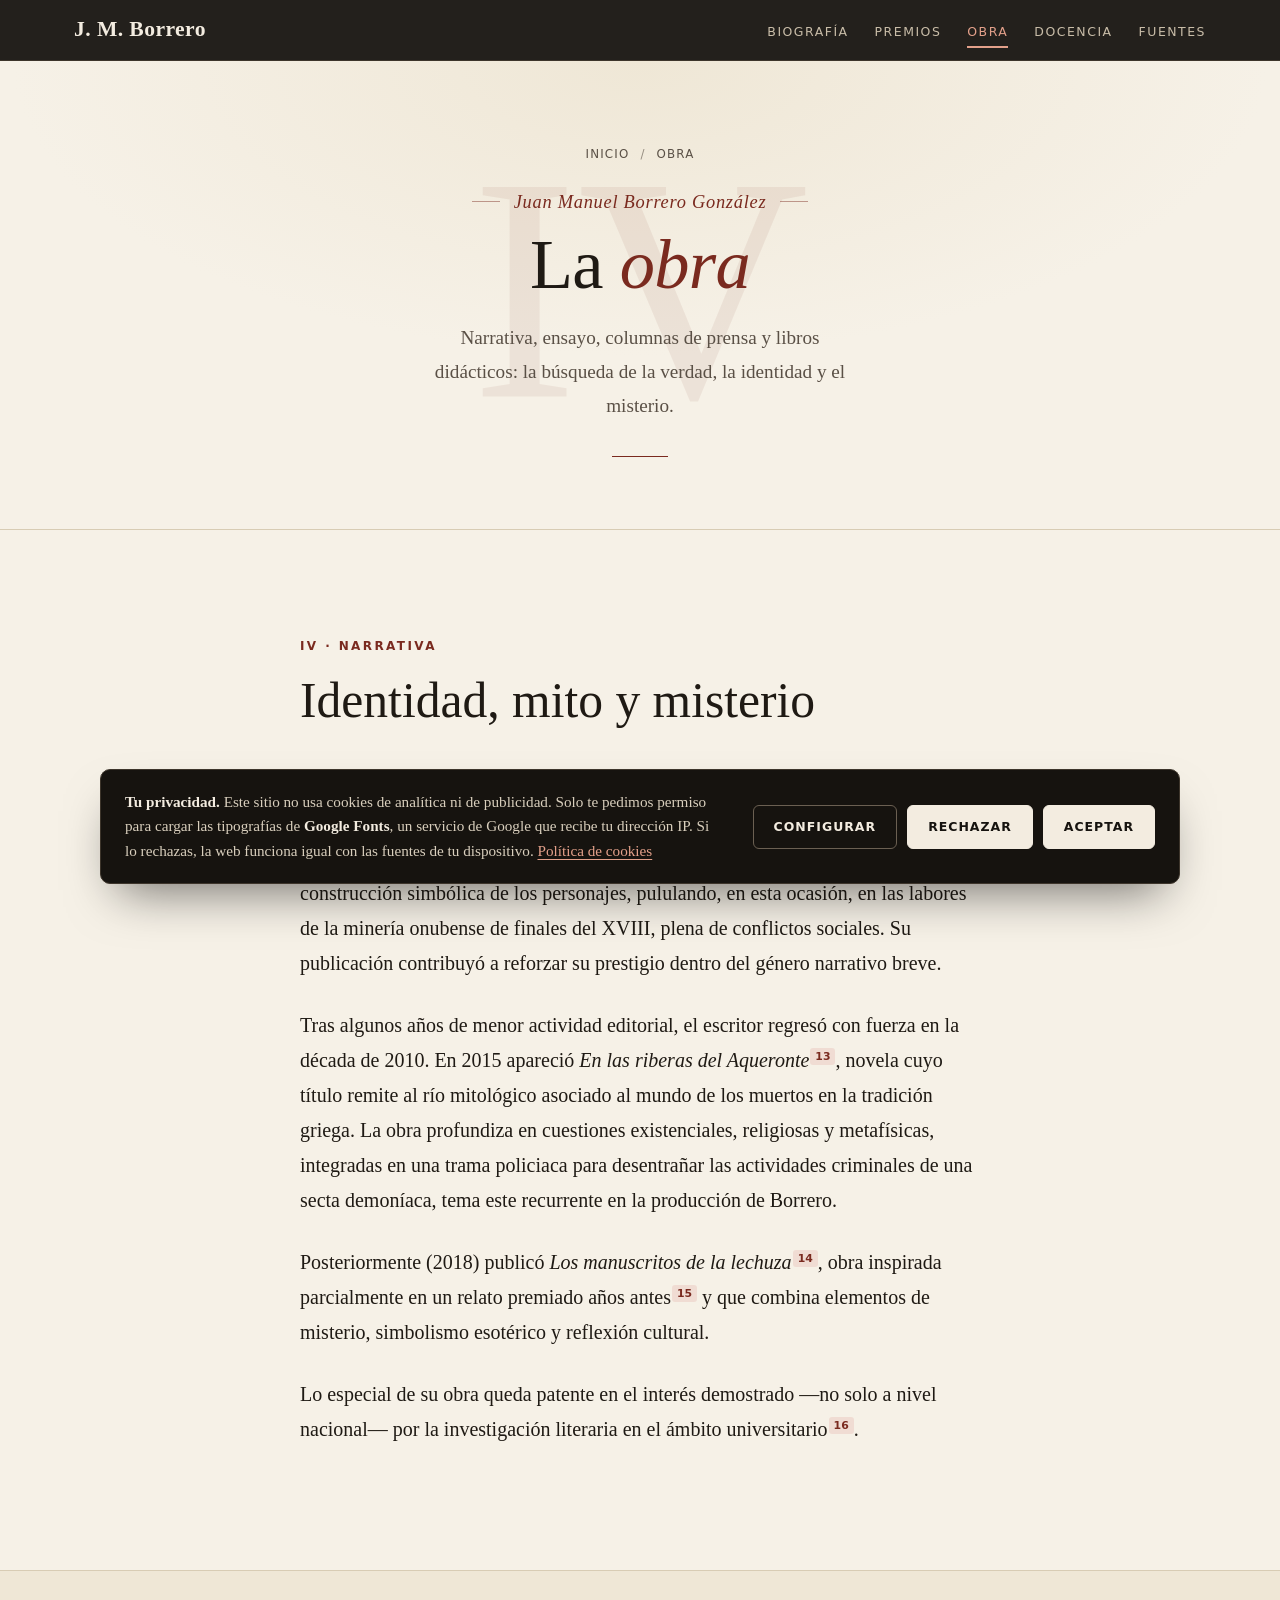
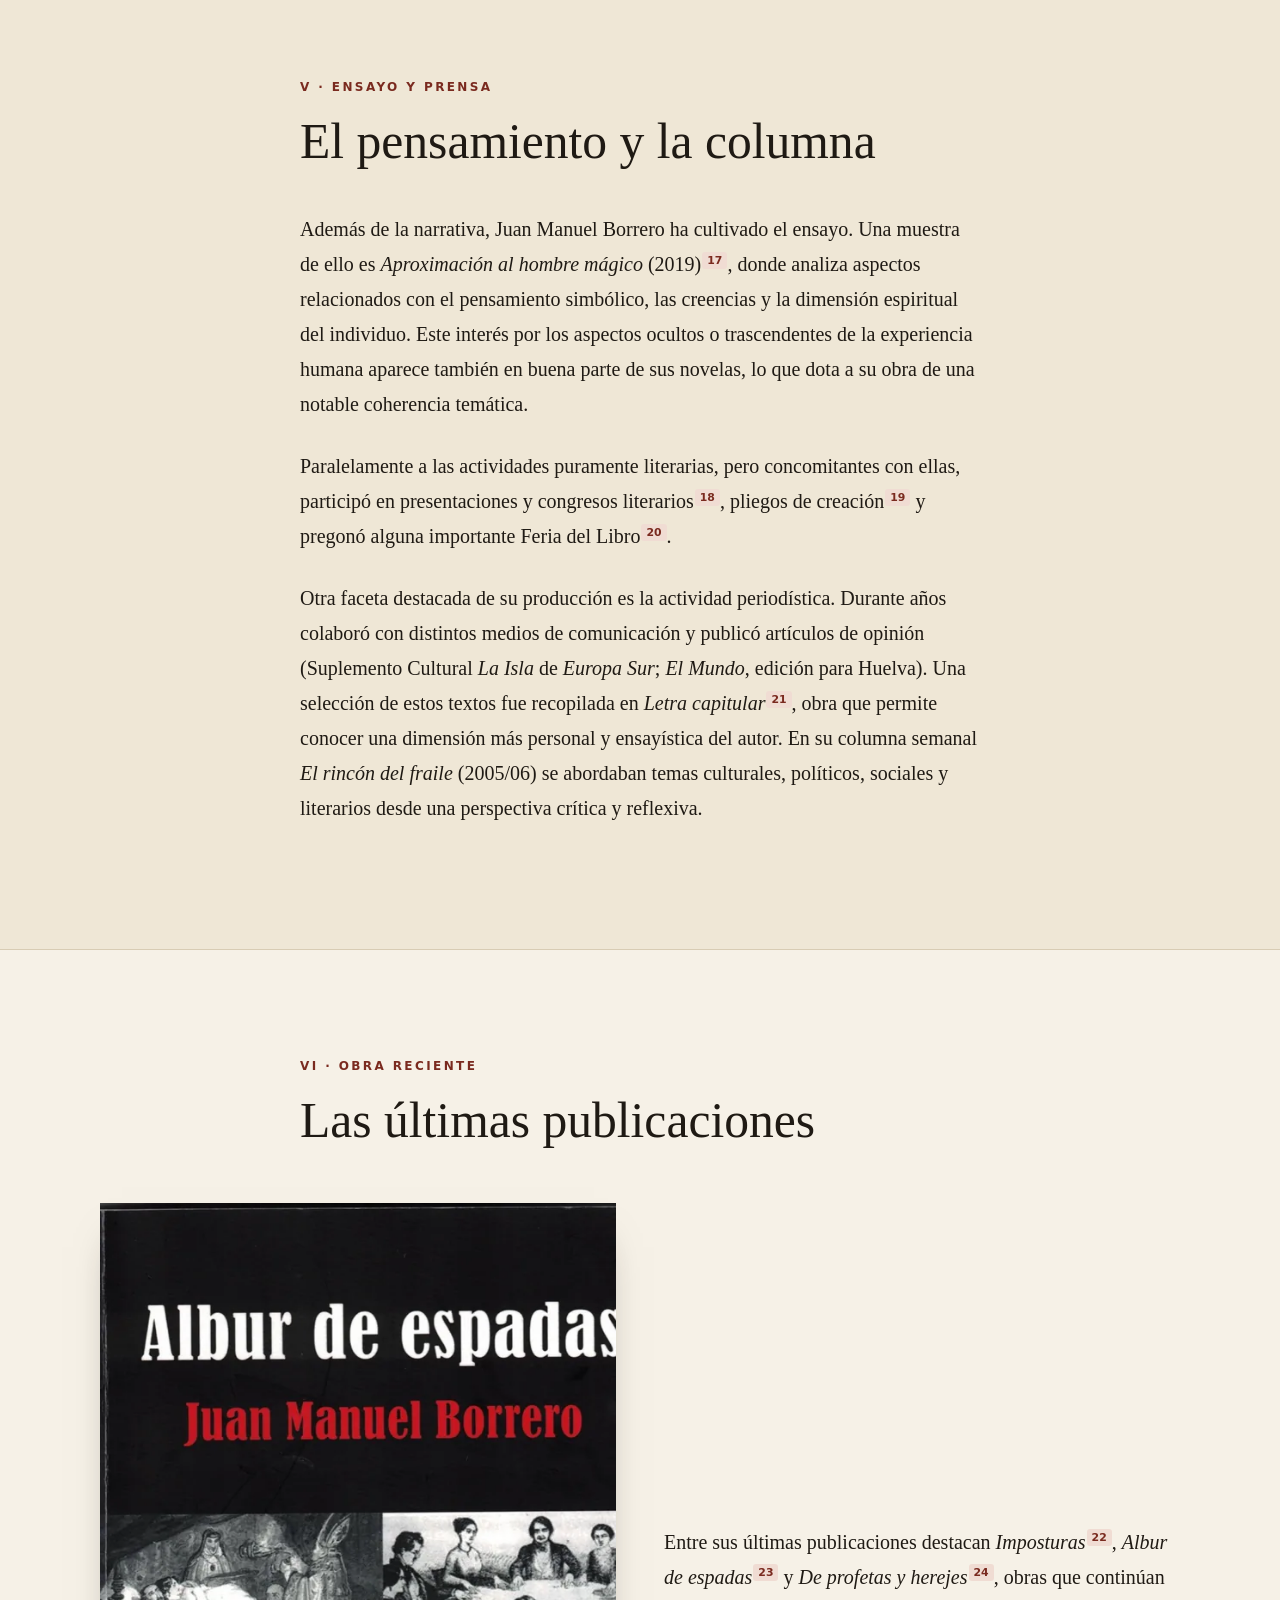
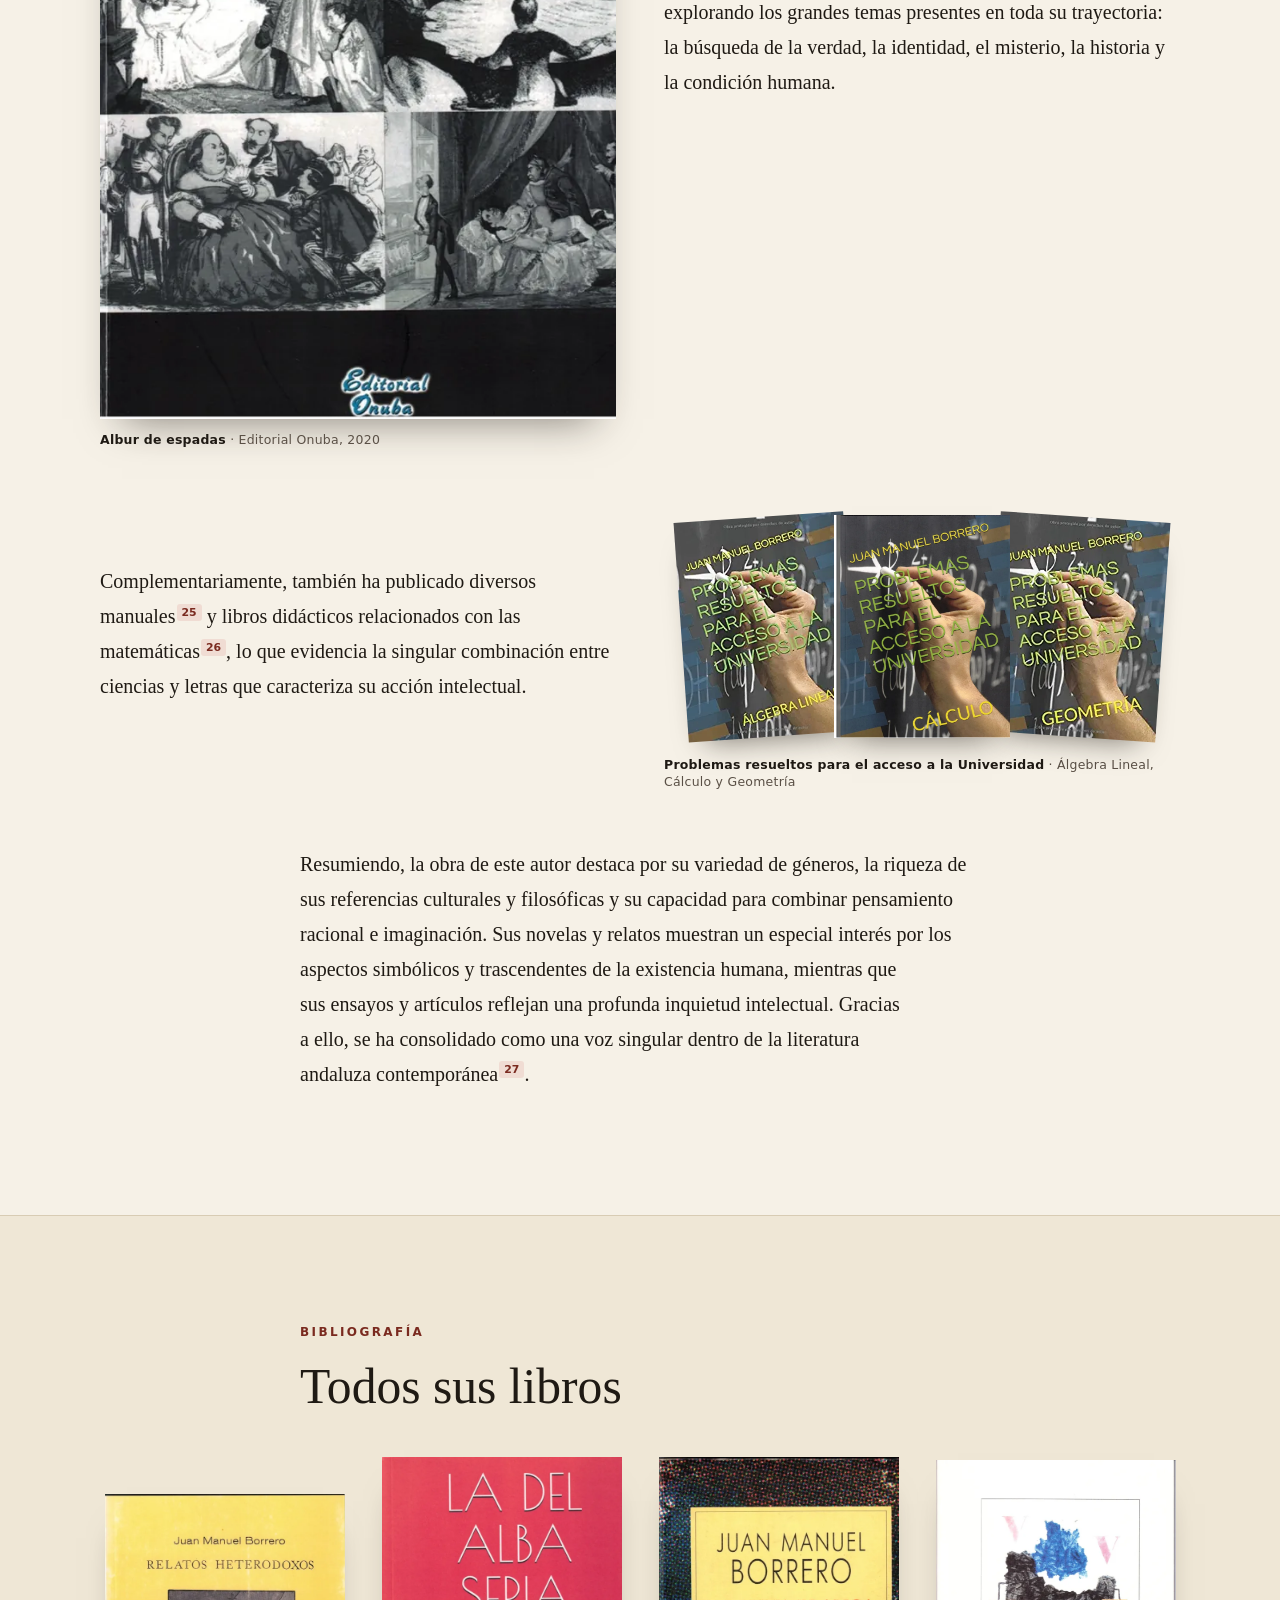
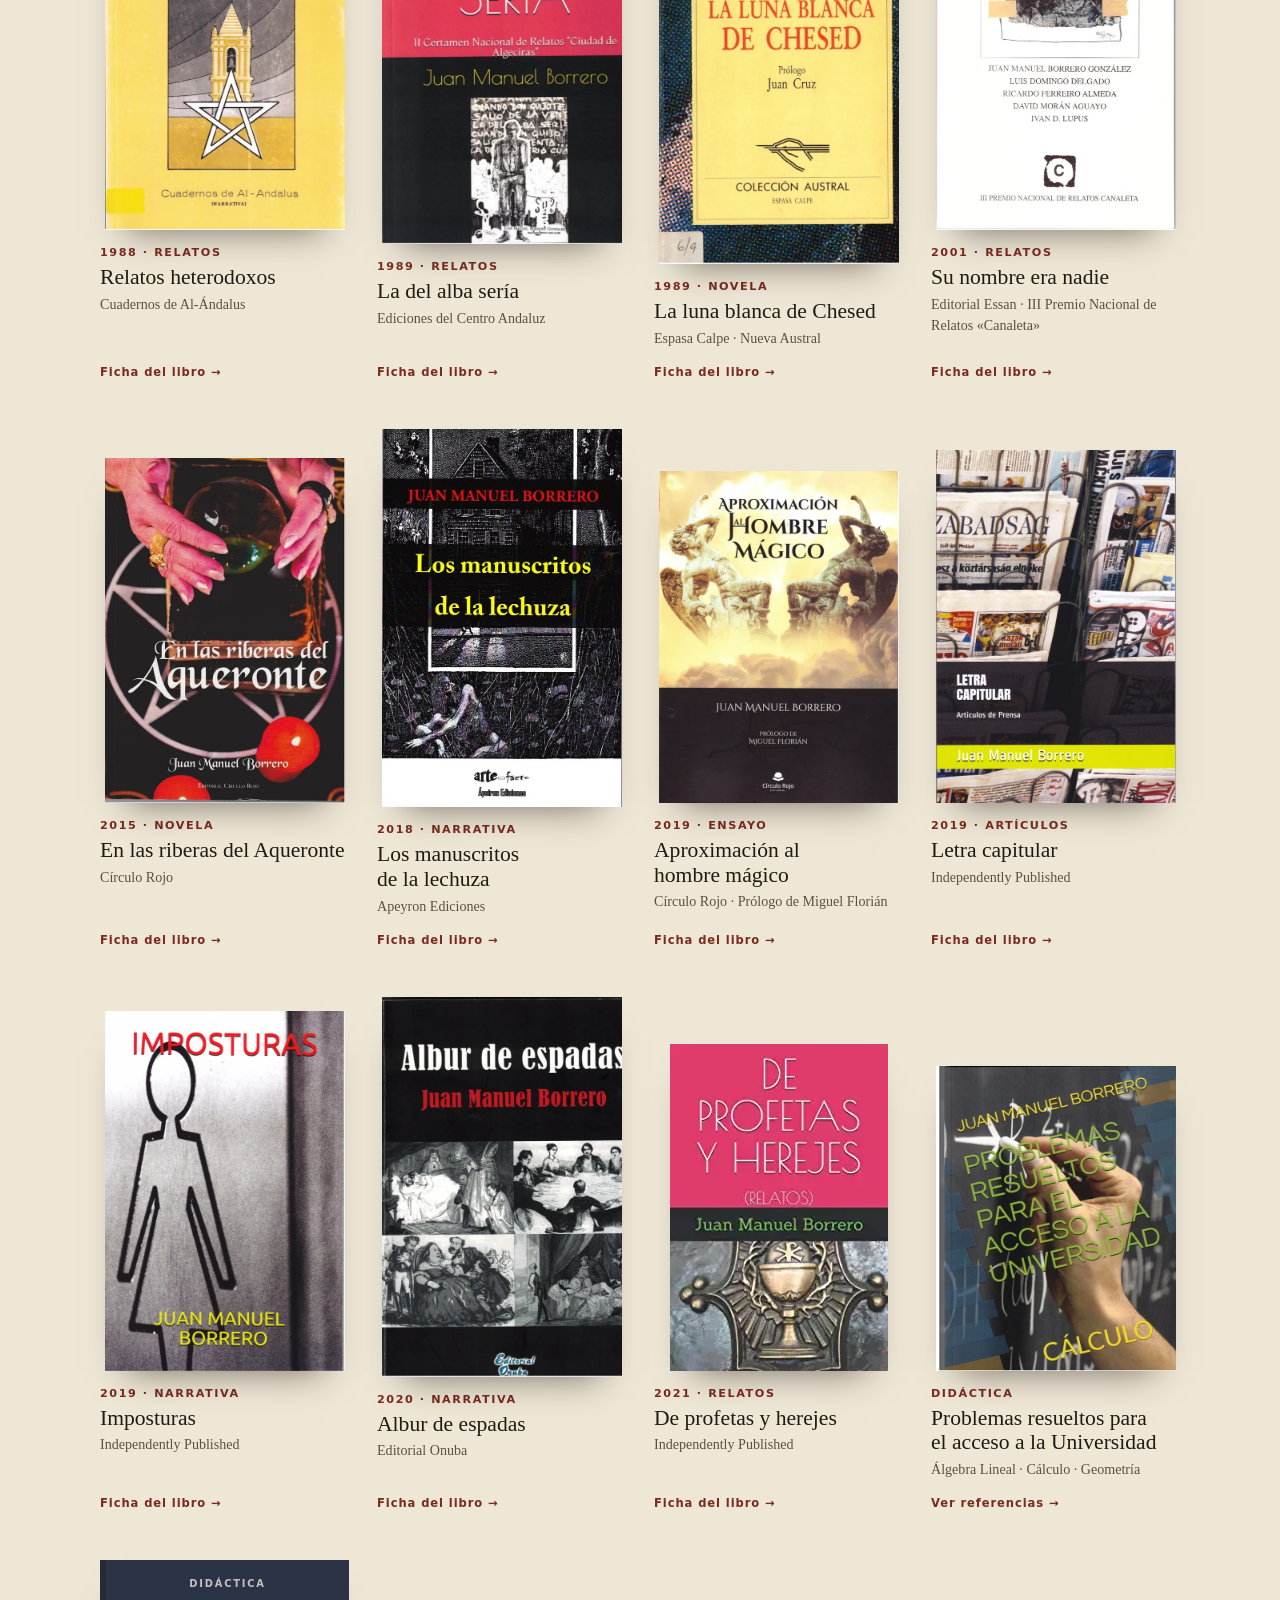
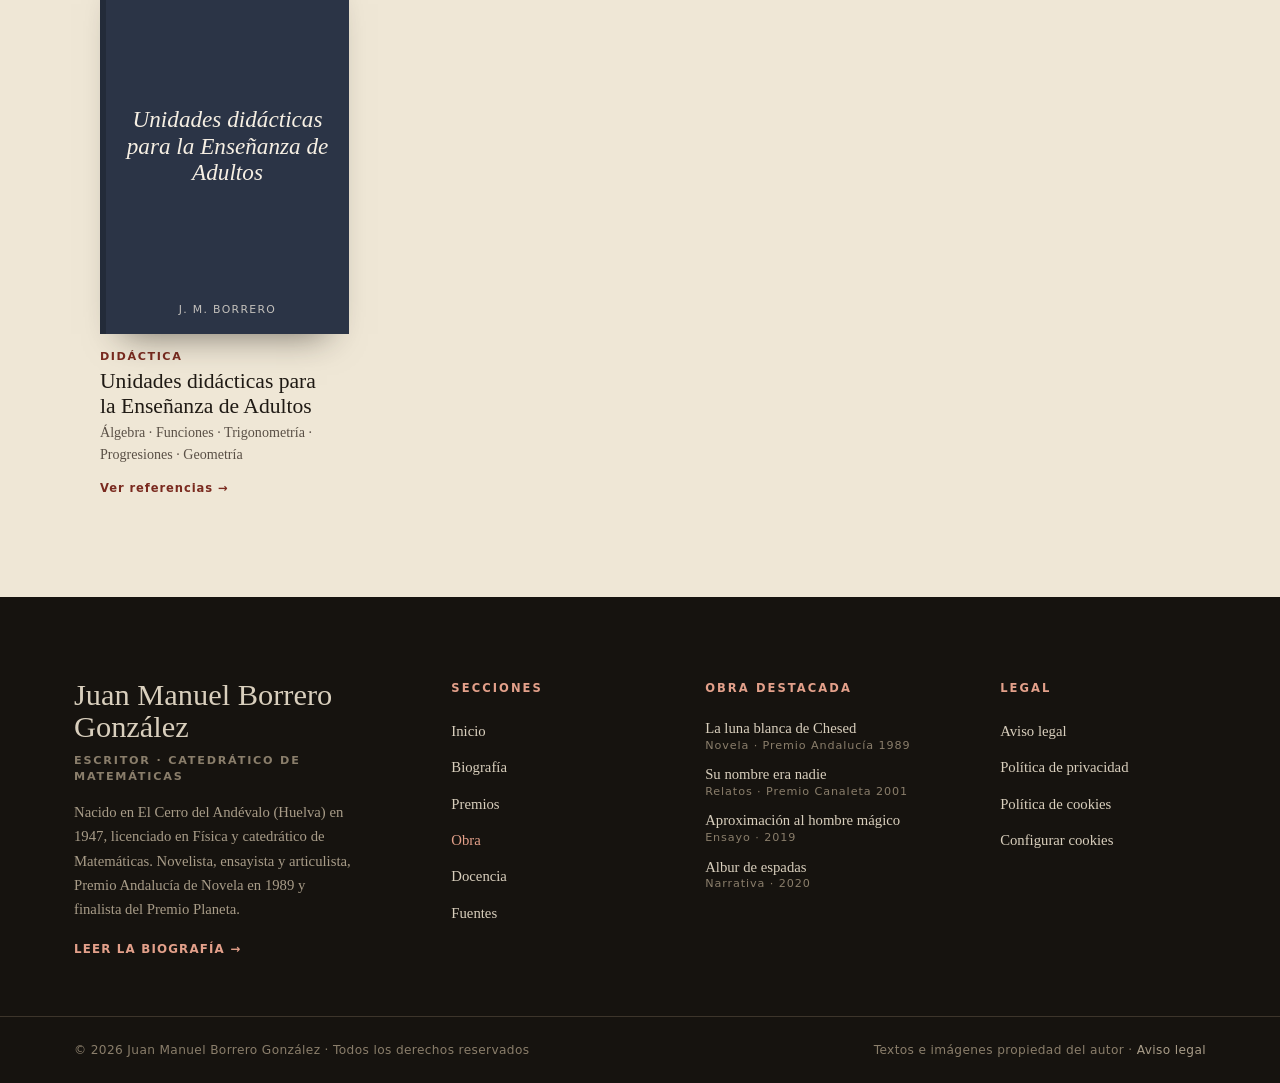
<file: obra/index.html>
<!doctype html>
<html lang="es" data-root="../">
<head>
<meta charset="utf-8">
<meta name="viewport" content="width=device-width, initial-scale=1">
<title>Libros de Juan Manuel Borrero González: novelas, relatos y ensayo</title>
<meta name="description" content="Obra de Juan Manuel Borrero González: narrativa, ensayo, artículos de prensa, publicaciones recientes, manuales de matemáticas y bibliografía completa.">
<meta name="theme-color" content="#16130f">
<link rel="canonical" href="https://jrsepul2020.github.io/jmbarreropremium/obra/">
<meta name="robots" content="index, follow, max-image-preview:large, max-snippet:-1">
<meta name="author" content="Juan Manuel Borrero González">
<link rel="icon" href="https://jrsepul2020.github.io/jmbarreropremium/favicon.svg" type="image/svg+xml">
<link rel="icon" href="https://jrsepul2020.github.io/jmbarreropremium/favicon-32.png" sizes="32x32" type="image/png">
<link rel="apple-touch-icon" href="https://jrsepul2020.github.io/jmbarreropremium/apple-touch-icon.png">
<meta property="og:type" content="website">
<meta property="og:locale" content="es_ES">
<meta property="og:site_name" content="Juan Manuel Borrero González">
<meta property="og:title" content="Libros de Juan Manuel Borrero González: novelas, relatos y ensayo">
<meta property="og:description" content="Obra de Juan Manuel Borrero González: narrativa, ensayo, artículos de prensa, publicaciones recientes, manuales de matemáticas y bibliografía completa.">
<meta property="og:url" content="https://jrsepul2020.github.io/jmbarreropremium/obra/">
<meta property="og:image" content="https://jrsepul2020.github.io/jmbarreropremium/img/og-juan-manuel-borrero.jpg">
<meta property="og:image:width" content="1200">
<meta property="og:image:height" content="630">
<meta property="og:image:alt" content="Juan Manuel Borrero González, escritor, en su biblioteca">
<meta name="twitter:card" content="summary_large_image">
<meta name="twitter:title" content="Libros de Juan Manuel Borrero González: novelas, relatos y ensayo">
<meta name="twitter:description" content="Obra de Juan Manuel Borrero González: narrativa, ensayo, artículos de prensa, publicaciones recientes, manuales de matemáticas y bibliografía completa.">
<meta name="twitter:image" content="https://jrsepul2020.github.io/jmbarreropremium/img/og-juan-manuel-borrero.jpg">
<script type="application/ld+json">
{
 "@context": "https://schema.org",
 "@graph": [
  {
   "@type": "WebSite",
   "@id": "https://jrsepul2020.github.io/jmbarreropremium/#web",
   "url": "https://jrsepul2020.github.io/jmbarreropremium/",
   "name": "Juan Manuel Borrero González",
   "inLanguage": "es-ES",
   "description": "Web oficial sobre la vida y la obra del escritor y catedrático Juan Manuel Borrero González.",
   "about": {
    "@id": "https://jrsepul2020.github.io/jmbarreropremium/#autor"
   },
   "publisher": {
    "@id": "https://jrsepul2020.github.io/jmbarreropremium/#autor"
   }
  },
  {
   "@type": "Person",
   "@id": "https://jrsepul2020.github.io/jmbarreropremium/#autor",
   "name": "Juan Manuel Borrero González",
   "givenName": "Juan Manuel",
   "familyName": "Borrero González",
   "alternateName": [
    "J. M. Borrero",
    "Juan Manuel Borrero",
    "Juan de la Trinidad",
    "Xavier Suquet"
   ],
   "description": "Escritor español nacido en El Cerro del Andévalo (Huelva) en 1947, licenciado en Física y catedrático de Matemáticas. Novelista, cuentista, ensayista y articulista; IV Premio Andalucía de Novela (1989) con La luna blanca de Chesed y finalista del Premio Planeta (1990 y 1993).",
   "birthDate": "1947",
   "birthPlace": {
    "@type": "Place",
    "name": "El Cerro del Andévalo, Huelva, España",
    "address": {
     "@type": "PostalAddress",
     "addressLocality": "El Cerro del Andévalo",
     "addressRegion": "Huelva",
     "addressCountry": "ES"
    }
   },
   "nationality": {
    "@type": "Country",
    "name": "España"
   },
   "jobTitle": [
    "Escritor",
    "Catedrático de Matemáticas"
   ],
   "hasOccupation": [
    {
     "@type": "Occupation",
     "name": "Escritor"
    },
    {
     "@type": "Occupation",
     "name": "Catedrático de Matemáticas de Enseñanza Secundaria"
    }
   ],
   "alumniOf": {
    "@type": "CollegeOrUniversity",
    "name": "Universidad de Sevilla"
   },
   "knowsAbout": [
    "Literatura",
    "Novela histórica",
    "Relato",
    "Ensayo",
    "Esoterismo y pensamiento simbólico",
    "Matemáticas",
    "Física"
   ],
   "knowsLanguage": "es",
   "award": [
    "IV Premio Andalucía de Novela (1989)",
    "II Premio Nacional de Relatos Ciudad de Algeciras (1989)",
    "III Premio Internacional de Relatos «Canaleta» (2001)",
    "I Certamen Literario «Distrito Macarena»",
    "Finalista del Premio Planeta (1990 y 1993)",
    "Finalista del Premio Azorín (1992)",
    "Finalista del Premio Ateneo de Sevilla (1991 y 1994)"
   ],
   "image": "https://jrsepul2020.github.io/jmbarreropremium/img/foto1-1200.webp",
   "url": "https://jrsepul2020.github.io/jmbarreropremium/biografia/"
  },
  {
   "@type": "BreadcrumbList",
   "@id": "https://jrsepul2020.github.io/jmbarreropremium/obra/#migas",
   "itemListElement": [
    {
     "@type": "ListItem",
     "position": 1,
     "name": "Inicio",
     "item": "https://jrsepul2020.github.io/jmbarreropremium/"
    },
    {
     "@type": "ListItem",
     "position": 2,
     "name": "Obra",
     "item": "https://jrsepul2020.github.io/jmbarreropremium/obra/"
    }
   ]
  },
  {
   "@type": "CollectionPage",
   "@id": "https://jrsepul2020.github.io/jmbarreropremium/obra/#pagina",
   "url": "https://jrsepul2020.github.io/jmbarreropremium/obra/",
   "name": "Libros de Juan Manuel Borrero González: novelas, relatos y ensayo",
   "description": "Obra de Juan Manuel Borrero González: narrativa, ensayo, artículos de prensa, publicaciones recientes, manuales de matemáticas y bibliografía completa.",
   "inLanguage": "es-ES",
   "isPartOf": {
    "@id": "https://jrsepul2020.github.io/jmbarreropremium/#web"
   },
   "about": {
    "@id": "https://jrsepul2020.github.io/jmbarreropremium/#autor"
   },
   "primaryImageOfPage": {
    "@type": "ImageObject",
    "url": "https://jrsepul2020.github.io/jmbarreropremium/img/og-juan-manuel-borrero.jpg"
   },
   "dateModified": "2026-11-11",
   "breadcrumb": {
    "@id": "https://jrsepul2020.github.io/jmbarreropremium/obra/#migas"
   }
  },
  {
   "@type": "ItemList",
   "@id": "https://jrsepul2020.github.io/jmbarreropremium/obra/#bibliografia",
   "name": "Bibliografía de Juan Manuel Borrero González",
   "numberOfItems": 13,
   "itemListElement": [
    {
     "@type": "ListItem",
     "position": 1,
     "item": {
      "@type": "Book",
      "name": "Relatos heterodoxos",
      "author": {
       "@id": "https://jrsepul2020.github.io/jmbarreropremium/#autor"
      },
      "inLanguage": "es",
      "genre": "Relatos",
      "publisher": {
       "@type": "Organization",
       "name": "Cuadernos de Al-Ándalus"
      },
      "datePublished": "1988",
      "url": "https://escritores.org/libros/index.php/item/relatos-heterodoxos",
      "image": "https://jrsepul2020.github.io/jmbarreropremium/img/foto2-600.webp",
      "isbn": "84-86209-19-6"
     }
    },
    {
     "@type": "ListItem",
     "position": 2,
     "item": {
      "@type": "Book",
      "name": "La del alba sería",
      "author": {
       "@id": "https://jrsepul2020.github.io/jmbarreropremium/#autor"
      },
      "inLanguage": "es",
      "genre": "Relatos",
      "publisher": {
       "@type": "Organization",
       "name": "Ediciones del Centro Andaluz"
      },
      "datePublished": "1989",
      "url": "https://escritores.org/libros/index.php/item/la-del-alba-seria",
      "image": "https://jrsepul2020.github.io/jmbarreropremium/img/foto5-600.webp",
      "isbn": "978-84-86209-23-0",
      "award": "II Premio Nacional de Relatos Ciudad de Algeciras (1989)"
     }
    },
    {
     "@type": "ListItem",
     "position": 3,
     "item": {
      "@type": "Book",
      "name": "La luna blanca de Chesed",
      "author": {
       "@id": "https://jrsepul2020.github.io/jmbarreropremium/#autor"
      },
      "inLanguage": "es",
      "genre": "Novela",
      "publisher": {
       "@type": "Organization",
       "name": "Espasa Calpe"
      },
      "datePublished": "1989",
      "url": "https://escritores.org/libros/index.php/item/la-luna-blanca-de-chesed",
      "image": "https://jrsepul2020.github.io/jmbarreropremium/img/foto3-600.webp",
      "isbn": "84-239-1891-2",
      "award": "IV Premio Andalucía de Novela (1989)"
     }
    },
    {
     "@type": "ListItem",
     "position": 4,
     "item": {
      "@type": "Book",
      "name": "Su nombre era nadie",
      "author": {
       "@id": "https://jrsepul2020.github.io/jmbarreropremium/#autor"
      },
      "inLanguage": "es",
      "genre": "Relatos",
      "publisher": {
       "@type": "Organization",
       "name": "Editorial Essan"
      },
      "datePublished": "2001",
      "url": "https://escritores.org/libros/index.php/item/iii-premio-nacional-relatos-canaleta-su-nombre-era-nadie",
      "image": "https://jrsepul2020.github.io/jmbarreropremium/img/canaleta-600.webp",
      "isbn": "84-930908-3-2",
      "award": "III Premio Internacional de Relatos «Canaleta» (2001)"
     }
    },
    {
     "@type": "ListItem",
     "position": 5,
     "item": {
      "@type": "Book",
      "name": "En las riberas del Aqueronte",
      "author": {
       "@id": "https://jrsepul2020.github.io/jmbarreropremium/#autor"
      },
      "inLanguage": "es",
      "genre": "Novela",
      "publisher": {
       "@type": "Organization",
       "name": "Círculo Rojo"
      },
      "datePublished": "2015",
      "url": "https://escritores.org/libros/index.php/item/en-las-riberas-del-aqueronte",
      "image": "https://jrsepul2020.github.io/jmbarreropremium/img/aqueronte-600.webp",
      "isbn": "978-84-9076-808-2"
     }
    },
    {
     "@type": "ListItem",
     "position": 6,
     "item": {
      "@type": "Book",
      "name": "Los manuscritos de la lechuza",
      "author": {
       "@id": "https://jrsepul2020.github.io/jmbarreropremium/#autor"
      },
      "inLanguage": "es",
      "genre": "Narrativa",
      "publisher": {
       "@type": "Organization",
       "name": "Apeyron Ediciones"
      },
      "datePublished": "2018",
      "url": "https://escritores.org/libros/index.php/item/los-manuscritos-de-la-lechuza",
      "image": "https://jrsepul2020.github.io/jmbarreropremium/img/lechuza-600.webp",
      "isbn": "978-84-17182-55-7"
     }
    },
    {
     "@type": "ListItem",
     "position": 7,
     "item": {
      "@type": "Book",
      "name": "Aproximación al hombre mágico",
      "author": {
       "@id": "https://jrsepul2020.github.io/jmbarreropremium/#autor"
      },
      "inLanguage": "es",
      "genre": "Ensayo",
      "publisher": {
       "@type": "Organization",
       "name": "Círculo Rojo"
      },
      "datePublished": "2019",
      "url": "https://escritores.org/libros/index.php/item/aproximacion-al-hombre-magico",
      "image": "https://jrsepul2020.github.io/jmbarreropremium/img/hombre-magico-600.webp",
      "isbn": "978-84-1317-352-8"
     }
    },
    {
     "@type": "ListItem",
     "position": 8,
     "item": {
      "@type": "Book",
      "name": "Letra capitular",
      "author": {
       "@id": "https://jrsepul2020.github.io/jmbarreropremium/#autor"
      },
      "inLanguage": "es",
      "genre": "Artículos de prensa",
      "publisher": {
       "@type": "Organization",
       "name": "Independently Published"
      },
      "datePublished": "2019",
      "url": "https://escritores.org/libros/index.php/item/letra-capitular-art-de-prensa",
      "image": "https://jrsepul2020.github.io/jmbarreropremium/img/letra-capitular-600.webp",
      "isbn": "9781091760936"
     }
    },
    {
     "@type": "ListItem",
     "position": 9,
     "item": {
      "@type": "Book",
      "name": "Imposturas",
      "author": {
       "@id": "https://jrsepul2020.github.io/jmbarreropremium/#autor"
      },
      "inLanguage": "es",
      "genre": "Narrativa",
      "publisher": {
       "@type": "Organization",
       "name": "Independently Published"
      },
      "datePublished": "2019",
      "url": "https://escritores.org/libros/index.php/item/imposturas",
      "image": "https://jrsepul2020.github.io/jmbarreropremium/img/imposturas-600.webp",
      "isbn": "9781086832846"
     }
    },
    {
     "@type": "ListItem",
     "position": 10,
     "item": {
      "@type": "Book",
      "name": "Albur de espadas",
      "author": {
       "@id": "https://jrsepul2020.github.io/jmbarreropremium/#autor"
      },
      "inLanguage": "es",
      "genre": "Narrativa",
      "publisher": {
       "@type": "Organization",
       "name": "Editorial Onuba"
      },
      "datePublished": "2020",
      "url": "https://escritores.org/libros/index.php/item/albur-de-espadas",
      "image": "https://jrsepul2020.github.io/jmbarreropremium/img/foto6-600.webp",
      "isbn": "978-84-121334-6-2"
     }
    },
    {
     "@type": "ListItem",
     "position": 11,
     "item": {
      "@type": "Book",
      "name": "De profetas y herejes",
      "author": {
       "@id": "https://jrsepul2020.github.io/jmbarreropremium/#autor"
      },
      "inLanguage": "es",
      "genre": "Relatos",
      "publisher": {
       "@type": "Organization",
       "name": "Independently Published"
      },
      "datePublished": "2021",
      "url": "https://escritores.org/libros/index.php/item/de-profetas-y-herejes-relatos",
      "image": "https://jrsepul2020.github.io/jmbarreropremium/img/profetas-600.webp",
      "isbn": "9798702023427"
     }
    },
    {
     "@type": "ListItem",
     "position": 12,
     "item": {
      "@type": "Book",
      "name": "Problemas resueltos para el acceso a la Universidad",
      "author": {
       "@id": "https://jrsepul2020.github.io/jmbarreropremium/#autor"
      },
      "inLanguage": "es",
      "genre": "Libro didáctico de matemáticas",
      "publisher": {
       "@type": "Organization",
       "name": "Álgebra Lineal"
      },
      "image": "https://jrsepul2020.github.io/jmbarreropremium/img/foto7-600.webp"
     }
    },
    {
     "@type": "ListItem",
     "position": 13,
     "item": {
      "@type": "Book",
      "name": "Unidades didácticas para la Enseñanza de Adultos",
      "author": {
       "@id": "https://jrsepul2020.github.io/jmbarreropremium/#autor"
      },
      "inLanguage": "es",
      "genre": "Libro didáctico de matemáticas",
      "publisher": {
       "@type": "Organization",
       "name": "Álgebra"
      }
     }
    }
   ]
  }
 ]
}
</script>
<script>document.documentElement.classList.add('js')</script>
<script>
/* Consentimiento: las tipografías de Google solo se cargan si se aceptan */
(function(){var c;try{c=JSON.parse(localStorage.getItem('jmb-consent')||'null')}catch(e){}
if(c&&c.v===1&&c.ext&&Date.now()-c.t<31536e6){var l=document.createElement('link');l.rel='stylesheet';l.setAttribute('data-gfonts','');
l.href='https://fonts.googleapis.com/css2?family=Cormorant+Garamond:ital,wght@0,500;0,600;1,500&family=Source+Serif+4:ital,opsz,wght@0,8..60,400;0,8..60,600;1,8..60,400&family=Inter:wght@500;600&display=swap';
document.head.appendChild(l)}})();
</script>
<link rel="stylesheet" href="../assets/styles.css">
</head>
<body>

<a class="skip" href="#main">Saltar al contenido</a>
<nav class="nav" aria-label="Principal">
  <div class="nav-in">
    <a class="brand" href="../">J. M. Borrero</a>
    <button class="menu-btn" aria-expanded="false" aria-controls="menu"><svg width="20" height="20" viewBox="0 0 20 20" aria-hidden="true"><path class="l1" d="M3 6h14"/><path class="l2" d="M3 10h14"/><path class="l3" d="M3 14h14"/></svg><span>Menú</span></button>
    <ul id="menu">
      <li><a href="../biografia/">Biografía</a></li>
      <li><a href="../premios/">Premios</a></li>
      <li><a href="../obra/" aria-current="page">Obra</a></li>
      <li><a href="../docencia/">Docencia</a></li>
      <li><a href="../fuentes/">Fuentes</a></li>
    </ul>
  </div>
</nav>

<main id="main">
<header class="page-head" data-num="IV">
  <p class="crumbs"><a href="../">Inicio</a> <span aria-hidden="true">/</span> Obra</p>
  <p class="ph-name">Juan Manuel Borrero González</p>
  <h1>La <em>obra</em></h1>
  <p class="lede">Narrativa, ensayo, columnas de prensa y libros didácticos: la búsqueda de la verdad, la identidad y el misterio.</p>
</header>

<section class="chapter" id="obra">
  <div class="ch-head reveal"><span class="ch-num">IV · Narrativa</span><h2>Identidad, mito y misterio</h2></div>
  <div class="prose reveal">
    <p>En 2001 publicó <em class="t">Su nombre era nadie</em>, obra galardonada con el III Premio Internacional de Relatos «Canaleta»<sup class="fn"><a href="../fuentes/#n12">12</a></sup>. El título evoca la figura de Ulises en la mitología clásica y refleja los intereses narrativos del autor: la identidad humana y la construcción simbólica de los personajes, pululando, en esta ocasión, en las labores de la minería onubense de finales del XVIII, plena de conflictos sociales. Su publicación contribuyó a reforzar su prestigio dentro del género narrativo breve.</p>
    <p>Tras algunos años de menor actividad editorial, el escritor regresó con fuerza en la década de 2010. En 2015 apareció <em class="t">En las riberas del Aqueronte</em><sup class="fn"><a href="../fuentes/#n13">13</a></sup>, novela cuyo título remite al río mitológico asociado al mundo de los muertos en la tradición griega. La obra profundiza en cuestiones existenciales, religiosas y metafísicas, integradas en una trama policiaca para desentrañar las actividades criminales de una secta demoníaca, tema este recurrente en la producción de Borrero.</p>
    <p>Posteriormente (2018) publicó <em class="t">Los manuscritos de la lechuza</em><sup class="fn"><a href="../fuentes/#n14">14</a></sup>, obra inspirada parcialmente en un relato premiado años antes<sup class="fn"><a href="../fuentes/#n15">15</a></sup> y que combina elementos de misterio, simbolismo esotérico y reflexión cultural.</p>
    <p>Lo especial de su obra queda patente en el interés demostrado —no solo a nivel nacional— por la investigación literaria en el ámbito universitario<sup class="fn"><a href="../fuentes/#n16">16</a></sup>.</p>
  </div>
</section>

<section class="chapter alt">
  <div class="ch-head reveal"><span class="ch-num">V · Ensayo y prensa</span><h2>El pensamiento y la columna</h2></div>
  <div class="prose reveal">
    <p>Además de la narrativa, Juan Manuel Borrero ha cultivado el ensayo. Una muestra de ello es <em class="t">Aproximación al hombre mágico</em> (2019)<sup class="fn"><a href="../fuentes/#n17">17</a></sup>, donde analiza aspectos relacionados con el pensamiento simbólico, las creencias y la dimensión espiritual del individuo. Este interés por los aspectos ocultos o trascendentes de la experiencia humana aparece también en buena parte de sus novelas, lo que dota a su obra de una notable coherencia temática.</p>
    <p>Paralelamente a las actividades puramente literarias, pero concomitantes con ellas, participó en presentaciones y congresos literarios<sup class="fn"><a href="../fuentes/#n18">18</a></sup>, pliegos de creación<sup class="fn"><a href="../fuentes/#n19">19</a></sup> y pregonó alguna importante Feria del Libro<sup class="fn"><a href="../fuentes/#n20">20</a></sup>.</p>
    <p>Otra faceta destacada de su producción es la actividad periodística. Durante años colaboró con distintos medios de comunicación y publicó artículos de opinión (Suplemento Cultural <em>La Isla</em> de <em>Europa Sur</em>; <em>El Mundo</em>, edición para Huelva). Una selección de estos textos fue recopilada en <em class="t">Letra capitular</em><sup class="fn"><a href="../fuentes/#n21">21</a></sup>, obra que permite conocer una dimensión más personal y ensayística del autor. En su columna semanal <em>El rincón del fraile</em> (2005/06) se abordaban temas culturales, políticos, sociales y literarios desde una perspectiva crítica y reflexiva.</p>
  </div>
</section>

<section class="chapter">
  <div class="ch-head reveal"><span class="ch-num">VI · Obra reciente</span><h2>Las últimas publicaciones</h2></div>
  <div class="split reveal">
    <figure class="fig"><img src="../img/foto6-600.webp" srcset="../img/foto6-600.webp 600w, ../img/foto6-1200.webp 885w" sizes="(max-width:900px) 90vw, 520px" width="885" height="1400" alt="Portada de Albur de espadas, Editorial Onuba" loading="lazy"><figcaption><b>Albur de espadas</b> · Editorial Onuba, 2020</figcaption></figure>
    <div class="prose">
      <p>Entre sus últimas publicaciones destacan <em class="t">Imposturas</em><sup class="fn"><a href="../fuentes/#n22">22</a></sup>, <em class="t">Albur de espadas</em><sup class="fn"><a href="../fuentes/#n23">23</a></sup> y <em class="t">De profetas y herejes</em><sup class="fn"><a href="../fuentes/#n24">24</a></sup>, obras que continúan explorando los grandes temas presentes en toda su trayectoria: la búsqueda de la verdad, la identidad, el misterio, la historia y la condición humana.</p>
    </div>
  </div>
  <div class="split rev reveal">
    <figure class="fig trio"><div class="trio-in"><img src="../img/algebra-lineal-600.webp" width="253" height="327" alt="Portada de Problemas resueltos para el acceso a la Universidad: Álgebra Lineal" loading="lazy"><img src="../img/foto7-600.webp" srcset="../img/foto7-600.webp 600w, ../img/foto7-1200.webp 1102w" sizes="(max-width:900px) 30vw, 170px" width="1102" height="1400" alt="Portada de Problemas resueltos para el acceso a la Universidad: Cálculo" loading="lazy"><img src="../img/geometria-600.webp" width="253" height="327" alt="Portada de Problemas resueltos para el acceso a la Universidad: Geometría" loading="lazy"></div><figcaption><b>Problemas resueltos para el acceso a la Universidad</b> · Álgebra Lineal, Cálculo y Geometría</figcaption></figure>
    <div class="prose">
      <p>Complementariamente, también ha publicado diversos manuales<sup class="fn"><a href="../fuentes/#n25">25</a></sup> y libros didácticos relacionados con las matemáticas<sup class="fn"><a href="../fuentes/#n26">26</a></sup>, lo que evidencia la singular combinación entre ciencias y letras que caracteriza su acción intelectual.</p>
    </div>
  </div>
  <div class="prose reveal">
    <p>Resumiendo, la obra de este autor destaca por su variedad de géneros, la riqueza de sus referencias culturales y filosóficas y su capacidad para combinar pensamiento racional e imaginación. Sus novelas y relatos muestran un especial interés por los aspectos simbólicos y trascendentes de la existencia humana, mientras que sus ensayos y artículos reflejan una profunda inquietud intelectual. Gracias a ello, se ha consolidado como una voz singular dentro de la literatura andaluza contemporánea<sup class="fn"><a href="../fuentes/#n27">27</a></sup>.</p>
  </div>
</section>

<section class="chapter alt" id="bibliografia">
  <div class="ch-head reveal"><span class="ch-num">Bibliografía</span><h2>Todos sus libros</h2></div>
  <div class="books reveal">
    <article class="book"><div class="cover"><img src="../img/foto2-600.webp" srcset="../img/foto2-600.webp 600w, ../img/foto2-1200.webp 999w" sizes="(max-width:560px) 45vw, 240px" width="999" height="1400" alt="Portada de Relatos heterodoxos" loading="lazy"></div><span class="meta">1988 · Relatos</span><h3>Relatos heterodoxos</h3><p>Cuadernos de Al-Ándalus</p><a href="https://escritores.org/libros/index.php/item/relatos-heterodoxos" target="_blank" rel="noopener">Ficha del libro →</a></article>
    <article class="book"><div class="cover"><img src="../img/foto5-600.webp" srcset="../img/foto5-600.webp 600w, ../img/foto5-1200.webp 868w" sizes="(max-width:560px) 45vw, 240px" width="868" height="1400" alt="Portada de La del alba sería" loading="lazy"></div><span class="meta">1989 · Relatos</span><h3>La del alba sería</h3><p>Ediciones del Centro Andaluz</p><a href="https://escritores.org/libros/index.php/item/la-del-alba-seria" target="_blank" rel="noopener">Ficha del libro →</a></article>
    <article class="book"><div class="cover"><img src="../img/foto3-600.webp" srcset="../img/foto3-600.webp 600w, ../img/foto3-1200.webp 824w" sizes="(max-width:560px) 45vw, 240px" width="824" height="1400" alt="Portada de La luna blanca de Chesed" loading="lazy"></div><span class="meta">1989 · Novela</span><h3>La luna blanca de Chesed</h3><p>Espasa Calpe · Nueva Austral</p><a href="https://escritores.org/libros/index.php/item/la-luna-blanca-de-chesed" target="_blank" rel="noopener">Ficha del libro →</a></article>
    <article class="book"><div class="cover"><img src="../img/canaleta-600.webp" srcset="../img/canaleta-600.webp 600w, ../img/canaleta-1200.webp 1200w" sizes="(max-width:560px) 45vw, 240px" width="1200" height="1851" alt="Portada de Su nombre era nadie" loading="lazy"></div><span class="meta">2001 · Relatos</span><h3>Su nombre era nadie</h3><p>Editorial Essan · III Premio Nacional de Relatos «Canaleta»</p><a href="https://escritores.org/libros/index.php/item/iii-premio-nacional-relatos-canaleta-su-nombre-era-nadie" target="_blank" rel="noopener">Ficha del libro →</a></article>
    <article class="book"><div class="cover"><img src="../img/aqueronte-600.webp" srcset="../img/aqueronte-600.webp 600w, ../img/aqueronte-1200.webp 865w" sizes="(max-width:560px) 45vw, 240px" width="865" height="1243" alt="Portada de En las riberas del Aqueronte" loading="lazy"></div><span class="meta">2015 · Novela</span><h3>En las riberas del Aqueronte</h3><p>Círculo Rojo</p><a href="https://escritores.org/libros/index.php/item/en-las-riberas-del-aqueronte" target="_blank" rel="noopener">Ficha del libro →</a></article>
    <article class="book"><div class="cover"><img src="../img/lechuza-600.webp" srcset="../img/lechuza-600.webp 600w, ../img/lechuza-1200.webp 822w" sizes="(max-width:560px) 45vw, 240px" width="822" height="1295" alt="Portada de Los manuscritos de la lechuza" loading="lazy"></div><span class="meta">2018 · Narrativa</span><h3>Los manuscritos de la lechuza</h3><p>Apeyron Ediciones</p><a href="https://escritores.org/libros/index.php/item/los-manuscritos-de-la-lechuza" target="_blank" rel="noopener">Ficha del libro →</a></article>
    <article class="book"><div class="cover"><img src="../img/hombre-magico-600.webp" srcset="../img/hombre-magico-600.webp 600w, ../img/hombre-magico-1200.webp 1200w" sizes="(max-width:560px) 45vw, 240px" width="1200" height="1659" alt="Portada de Aproximación al hombre mágico" loading="lazy"></div><span class="meta">2019 · Ensayo</span><h3>Aproximación al hombre mágico</h3><p>Círculo Rojo · Prólogo de Miguel Florián</p><a href="https://escritores.org/libros/index.php/item/aproximacion-al-hombre-magico" target="_blank" rel="noopener">Ficha del libro →</a></article>
    <article class="book"><div class="cover"><img src="../img/letra-capitular-600.webp" srcset="../img/letra-capitular-600.webp 600w, ../img/letra-capitular-1200.webp 1200w" sizes="(max-width:560px) 45vw, 240px" width="1200" height="1765" alt="Portada de Letra capitular" loading="lazy"></div><span class="meta">2019 · Artículos</span><h3>Letra capitular</h3><p>Independently Published</p><a href="https://escritores.org/libros/index.php/item/letra-capitular-art-de-prensa" target="_blank" rel="noopener">Ficha del libro →</a></article>
    <article class="book"><div class="cover"><img src="../img/imposturas-600.webp" srcset="../img/imposturas-600.webp 600w, ../img/imposturas-1200.webp 1200w" sizes="(max-width:560px) 45vw, 240px" width="1200" height="1800" alt="Portada de Imposturas" loading="lazy"></div><span class="meta">2019 · Narrativa</span><h3>Imposturas</h3><p>Independently Published</p><a href="https://escritores.org/libros/index.php/item/imposturas" target="_blank" rel="noopener">Ficha del libro →</a></article>
    <article class="book"><div class="cover"><img src="../img/foto6-600.webp" srcset="../img/foto6-600.webp 600w, ../img/foto6-1200.webp 885w" sizes="(max-width:560px) 45vw, 240px" width="885" height="1400" alt="Portada de Albur de espadas" loading="lazy"></div><span class="meta">2020 · Narrativa</span><h3>Albur de espadas</h3><p>Editorial Onuba</p><a href="https://escritores.org/libros/index.php/item/albur-de-espadas" target="_blank" rel="noopener">Ficha del libro →</a></article>
    <article class="book"><div class="cover"><img src="../img/profetas-600.webp" width="218" height="327" alt="Portada de De profetas y herejes" loading="lazy"></div><span class="meta">2021 · Relatos</span><h3>De profetas y herejes</h3><p>Independently Published</p><a href="https://escritores.org/libros/index.php/item/de-profetas-y-herejes-relatos" target="_blank" rel="noopener">Ficha del libro →</a></article>
    <article class="book"><div class="cover"><img src="../img/foto7-600.webp" srcset="../img/foto7-600.webp 600w, ../img/foto7-1200.webp 1102w" sizes="(max-width:560px) 45vw, 240px" width="1102" height="1400" alt="Portada de Problemas resueltos para el acceso a la Universidad" loading="lazy"></div><span class="meta">Didáctica</span><h3>Problemas resueltos para el acceso a la Universidad</h3><p>Álgebra Lineal · Cálculo · Geometría</p><a href="../fuentes/#n26">Ver referencias →</a></article>
    <article class="book"><div class="cover"><div class="cover-t" data-g="Didáctica" aria-hidden="true"><span>Didáctica</span><b>Unidades didácticas para la Enseñanza de Adultos</b><i>J. M. Borrero</i></div></div><span class="meta">Didáctica</span><h3>Unidades didácticas para la Enseñanza de Adultos</h3><p>Álgebra · Funciones · Trigonometría · Progresiones · Geometría</p><a href="../fuentes/#n25">Ver referencias →</a></article>
  </div>
</section>
</main>

<footer class="site-footer">
  <div class="f-grid">
    <div class="f-col f-about">
      <a class="f-brand" href="../biografia/">Juan Manuel Borrero González</a>
      <p class="f-role">Escritor · Catedrático de Matemáticas</p>
      <p>Nacido en El Cerro del Andévalo (Huelva) en 1947, licenciado en Física y catedrático de Matemáticas. Novelista, ensayista y articulista, Premio Andalucía de Novela en 1989 y finalista del Premio Planeta.</p>
      <a class="more" href="../biografia/">Leer la biografía →</a>
    </div>
    <nav class="f-col" aria-label="Secciones">
      <h2>Secciones</h2>
      <ul><li><a href="../">Inicio</a></li><li><a href="../biografia/">Biografía</a></li><li><a href="../premios/">Premios</a></li><li><a href="../obra/" aria-current="page">Obra</a></li><li><a href="../docencia/">Docencia</a></li><li><a href="../fuentes/">Fuentes</a></li></ul>
    </nav>
    <div class="f-col f-books">
      <h2>Obra destacada</h2>
      <ul><li><a href="../obra/#bibliografia">La luna blanca de Chesed<small>Novela · Premio Andalucía 1989</small></a></li><li><a href="../obra/#bibliografia">Su nombre era nadie<small>Relatos · Premio Canaleta 2001</small></a></li><li><a href="../obra/#bibliografia">Aproximación al hombre mágico<small>Ensayo · 2019</small></a></li><li><a href="../obra/#bibliografia">Albur de espadas<small>Narrativa · 2020</small></a></li></ul>
    </div>
    <nav class="f-col" aria-label="Información legal">
      <h2>Legal</h2>
      <ul><li><a href="../aviso-legal/">Aviso legal</a></li><li><a href="../privacidad/">Política de privacidad</a></li><li><a href="../cookies/">Política de cookies</a></li><li><button type="button" class="cc-open">Configurar cookies</button></li></ul>
    </nav>
  </div>
  <div class="f-bottom">
    <div class="f-bottom-in">
      <span>© 2026 Juan Manuel Borrero González · Todos los derechos reservados</span>
      <span>Textos e imágenes propiedad del autor · <a href="../aviso-legal/">Aviso legal</a></span>
    </div>
  </div>
</footer>

<script src="../assets/site.js" defer></script>
</body>
</html>
</file>
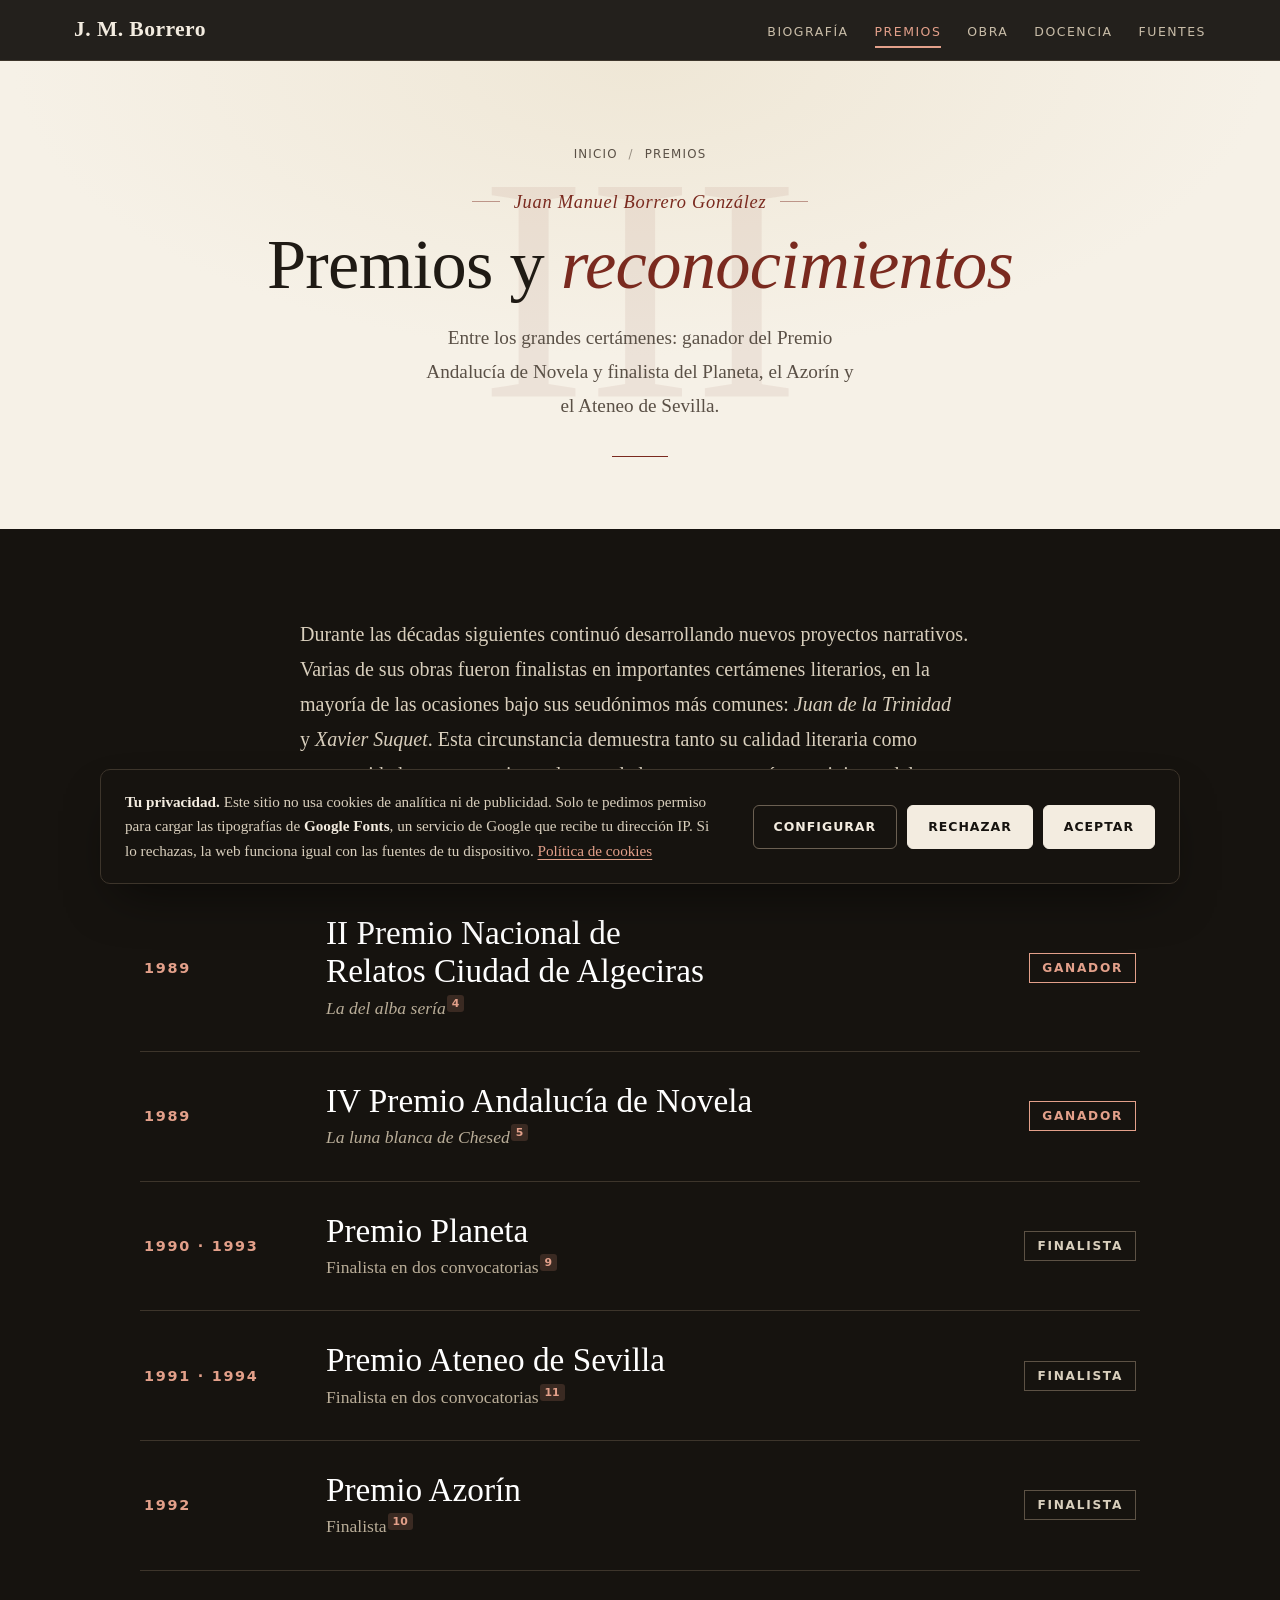
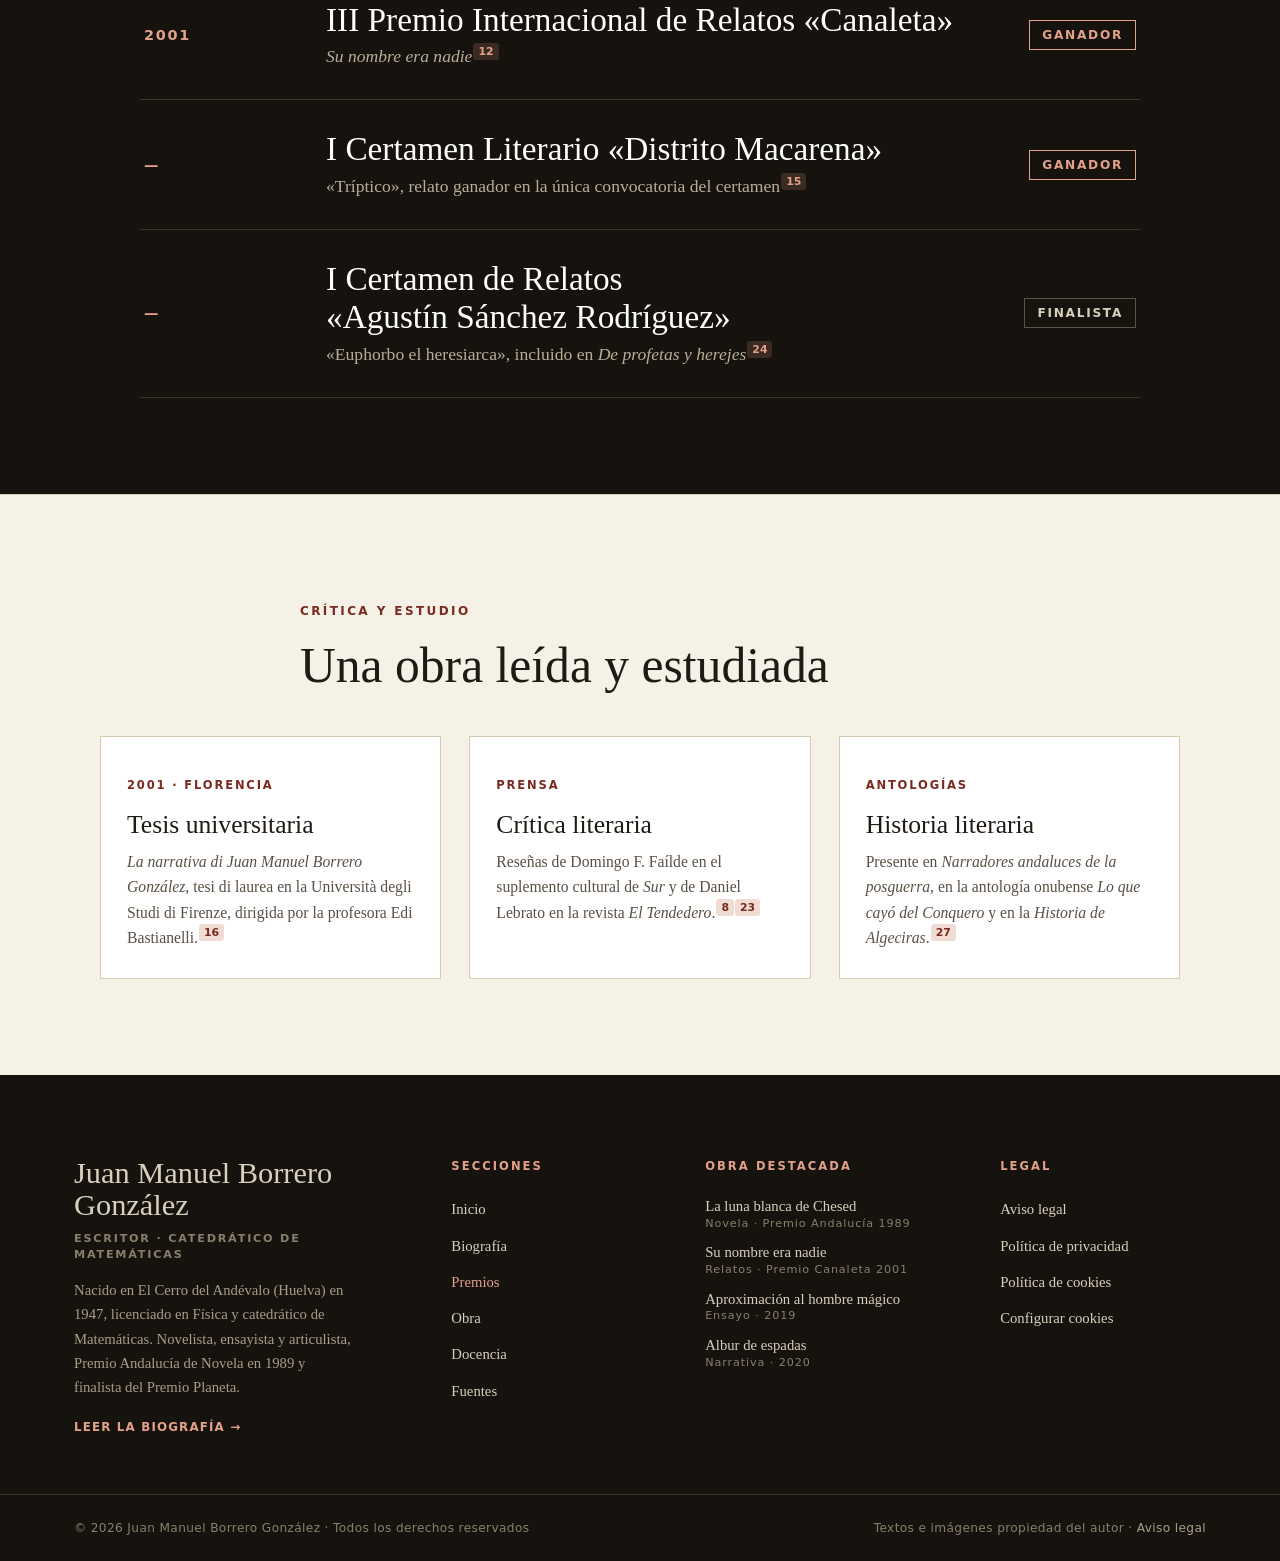
<file: premios/index.html>
<!doctype html>
<html lang="es" data-root="../">
<head>
<meta charset="utf-8">
<meta name="viewport" content="width=device-width, initial-scale=1">
<title>Premios de Juan Manuel Borrero González · Premio Andalucía de Novela</title>
<meta name="description" content="Premios y finales literarias de Juan Manuel Borrero González: Premio Andalucía de Novela, Planeta, Azorín, Ateneo de Sevilla y Canaleta.">
<meta name="theme-color" content="#16130f">
<link rel="canonical" href="https://jrsepul2020.github.io/jmbarreropremium/premios/">
<meta name="robots" content="index, follow, max-image-preview:large, max-snippet:-1">
<meta name="author" content="Juan Manuel Borrero González">
<link rel="icon" href="https://jrsepul2020.github.io/jmbarreropremium/favicon.svg" type="image/svg+xml">
<link rel="icon" href="https://jrsepul2020.github.io/jmbarreropremium/favicon-32.png" sizes="32x32" type="image/png">
<link rel="apple-touch-icon" href="https://jrsepul2020.github.io/jmbarreropremium/apple-touch-icon.png">
<meta property="og:type" content="website">
<meta property="og:locale" content="es_ES">
<meta property="og:site_name" content="Juan Manuel Borrero González">
<meta property="og:title" content="Premios de Juan Manuel Borrero González · Premio Andalucía de Novela">
<meta property="og:description" content="Premios y finales literarias de Juan Manuel Borrero González: Premio Andalucía de Novela, Planeta, Azorín, Ateneo de Sevilla y Canaleta.">
<meta property="og:url" content="https://jrsepul2020.github.io/jmbarreropremium/premios/">
<meta property="og:image" content="https://jrsepul2020.github.io/jmbarreropremium/img/og-juan-manuel-borrero.jpg">
<meta property="og:image:width" content="1200">
<meta property="og:image:height" content="630">
<meta property="og:image:alt" content="Juan Manuel Borrero González, escritor, en su biblioteca">
<meta name="twitter:card" content="summary_large_image">
<meta name="twitter:title" content="Premios de Juan Manuel Borrero González · Premio Andalucía de Novela">
<meta name="twitter:description" content="Premios y finales literarias de Juan Manuel Borrero González: Premio Andalucía de Novela, Planeta, Azorín, Ateneo de Sevilla y Canaleta.">
<meta name="twitter:image" content="https://jrsepul2020.github.io/jmbarreropremium/img/og-juan-manuel-borrero.jpg">
<script type="application/ld+json">
{
 "@context": "https://schema.org",
 "@graph": [
  {
   "@type": "WebSite",
   "@id": "https://jrsepul2020.github.io/jmbarreropremium/#web",
   "url": "https://jrsepul2020.github.io/jmbarreropremium/",
   "name": "Juan Manuel Borrero González",
   "inLanguage": "es-ES",
   "description": "Web oficial sobre la vida y la obra del escritor y catedrático Juan Manuel Borrero González.",
   "about": {
    "@id": "https://jrsepul2020.github.io/jmbarreropremium/#autor"
   },
   "publisher": {
    "@id": "https://jrsepul2020.github.io/jmbarreropremium/#autor"
   }
  },
  {
   "@type": "Person",
   "@id": "https://jrsepul2020.github.io/jmbarreropremium/#autor",
   "name": "Juan Manuel Borrero González",
   "givenName": "Juan Manuel",
   "familyName": "Borrero González",
   "alternateName": [
    "J. M. Borrero",
    "Juan Manuel Borrero",
    "Juan de la Trinidad",
    "Xavier Suquet"
   ],
   "description": "Escritor español nacido en El Cerro del Andévalo (Huelva) en 1947, licenciado en Física y catedrático de Matemáticas. Novelista, cuentista, ensayista y articulista; IV Premio Andalucía de Novela (1989) con La luna blanca de Chesed y finalista del Premio Planeta (1990 y 1993).",
   "birthDate": "1947",
   "birthPlace": {
    "@type": "Place",
    "name": "El Cerro del Andévalo, Huelva, España",
    "address": {
     "@type": "PostalAddress",
     "addressLocality": "El Cerro del Andévalo",
     "addressRegion": "Huelva",
     "addressCountry": "ES"
    }
   },
   "nationality": {
    "@type": "Country",
    "name": "España"
   },
   "jobTitle": [
    "Escritor",
    "Catedrático de Matemáticas"
   ],
   "hasOccupation": [
    {
     "@type": "Occupation",
     "name": "Escritor"
    },
    {
     "@type": "Occupation",
     "name": "Catedrático de Matemáticas de Enseñanza Secundaria"
    }
   ],
   "alumniOf": {
    "@type": "CollegeOrUniversity",
    "name": "Universidad de Sevilla"
   },
   "knowsAbout": [
    "Literatura",
    "Novela histórica",
    "Relato",
    "Ensayo",
    "Esoterismo y pensamiento simbólico",
    "Matemáticas",
    "Física"
   ],
   "knowsLanguage": "es",
   "award": [
    "IV Premio Andalucía de Novela (1989)",
    "II Premio Nacional de Relatos Ciudad de Algeciras (1989)",
    "III Premio Internacional de Relatos «Canaleta» (2001)",
    "I Certamen Literario «Distrito Macarena»",
    "Finalista del Premio Planeta (1990 y 1993)",
    "Finalista del Premio Azorín (1992)",
    "Finalista del Premio Ateneo de Sevilla (1991 y 1994)"
   ],
   "image": "https://jrsepul2020.github.io/jmbarreropremium/img/foto1-1200.webp",
   "url": "https://jrsepul2020.github.io/jmbarreropremium/biografia/"
  },
  {
   "@type": "BreadcrumbList",
   "@id": "https://jrsepul2020.github.io/jmbarreropremium/premios/#migas",
   "itemListElement": [
    {
     "@type": "ListItem",
     "position": 1,
     "name": "Inicio",
     "item": "https://jrsepul2020.github.io/jmbarreropremium/"
    },
    {
     "@type": "ListItem",
     "position": 2,
     "name": "Premios",
     "item": "https://jrsepul2020.github.io/jmbarreropremium/premios/"
    }
   ]
  },
  {
   "@type": "WebPage",
   "@id": "https://jrsepul2020.github.io/jmbarreropremium/premios/#pagina",
   "url": "https://jrsepul2020.github.io/jmbarreropremium/premios/",
   "name": "Premios de Juan Manuel Borrero González · Premio Andalucía de Novela",
   "description": "Premios y finales literarias de Juan Manuel Borrero González: Premio Andalucía de Novela, Planeta, Azorín, Ateneo de Sevilla y Canaleta.",
   "inLanguage": "es-ES",
   "isPartOf": {
    "@id": "https://jrsepul2020.github.io/jmbarreropremium/#web"
   },
   "about": {
    "@id": "https://jrsepul2020.github.io/jmbarreropremium/#autor"
   },
   "primaryImageOfPage": {
    "@type": "ImageObject",
    "url": "https://jrsepul2020.github.io/jmbarreropremium/img/og-juan-manuel-borrero.jpg"
   },
   "dateModified": "2026-11-11",
   "breadcrumb": {
    "@id": "https://jrsepul2020.github.io/jmbarreropremium/premios/#migas"
   }
  }
 ]
}
</script>
<script>document.documentElement.classList.add('js')</script>
<script>
/* Consentimiento: las tipografías de Google solo se cargan si se aceptan */
(function(){var c;try{c=JSON.parse(localStorage.getItem('jmb-consent')||'null')}catch(e){}
if(c&&c.v===1&&c.ext&&Date.now()-c.t<31536e6){var l=document.createElement('link');l.rel='stylesheet';l.setAttribute('data-gfonts','');
l.href='https://fonts.googleapis.com/css2?family=Cormorant+Garamond:ital,wght@0,500;0,600;1,500&family=Source+Serif+4:ital,opsz,wght@0,8..60,400;0,8..60,600;1,8..60,400&family=Inter:wght@500;600&display=swap';
document.head.appendChild(l)}})();
</script>
<link rel="stylesheet" href="../assets/styles.css">
</head>
<body>

<a class="skip" href="#main">Saltar al contenido</a>
<nav class="nav" aria-label="Principal">
  <div class="nav-in">
    <a class="brand" href="../">J. M. Borrero</a>
    <button class="menu-btn" aria-expanded="false" aria-controls="menu"><svg width="20" height="20" viewBox="0 0 20 20" aria-hidden="true"><path class="l1" d="M3 6h14"/><path class="l2" d="M3 10h14"/><path class="l3" d="M3 14h14"/></svg><span>Menú</span></button>
    <ul id="menu">
      <li><a href="../biografia/">Biografía</a></li>
      <li><a href="../premios/" aria-current="page">Premios</a></li>
      <li><a href="../obra/">Obra</a></li>
      <li><a href="../docencia/">Docencia</a></li>
      <li><a href="../fuentes/">Fuentes</a></li>
    </ul>
  </div>
</nav>

<main id="main">
<header class="page-head" data-num="III">
  <p class="crumbs"><a href="../">Inicio</a> <span aria-hidden="true">/</span> Premios</p>
  <p class="ph-name">Juan Manuel Borrero González</p>
  <h1>Premios y <em>reconocimientos</em></h1>
  <p class="lede">Entre los grandes certámenes: ganador del Premio Andalucía de Novela y finalista del Planeta, el Azorín y el Ateneo de Sevilla.</p>
</header>

<section class="band">
  <div class="prose reveal">
    <p>Durante las décadas siguientes continuó desarrollando nuevos proyectos narrativos. Varias de sus obras fueron finalistas en importantes certámenes literarios, en la mayoría de las ocasiones bajo sus seudónimos más comunes: <em>Juan de la Trinidad</em> y <em>Xavier Suquet</em>. Esta circunstancia demuestra tanto su calidad literaria como su capacidad para competir en algunos de los concursos más prestigiosos del ámbito hispánico.</p>
  </div>
  <ol class="palmares reveal" aria-label="Palmarés">
    <li class="win"><span class="y">1989</span><div><h3>II Premio Nacional de Relatos Ciudad de Algeciras</h3><p><em>La del alba sería</em><sup class="fn"><a href="../fuentes/#n4">4</a></sup></p></div><span class="tag win">Ganador</span></li>
    <li class="win"><span class="y">1989</span><div><h3>IV Premio Andalucía de Novela</h3><p><em>La luna blanca de Chesed</em><sup class="fn"><a href="../fuentes/#n5">5</a></sup></p></div><span class="tag win">Ganador</span></li>
    <li class=""><span class="y">1990 · 1993</span><div><h3>Premio Planeta</h3><p>Finalista en dos convocatorias<sup class="fn"><a href="../fuentes/#n9">9</a></sup></p></div><span class="tag">Finalista</span></li>
    <li class=""><span class="y">1991 · 1994</span><div><h3>Premio Ateneo de Sevilla</h3><p>Finalista en dos convocatorias<sup class="fn"><a href="../fuentes/#n11">11</a></sup></p></div><span class="tag">Finalista</span></li>
    <li class=""><span class="y">1992</span><div><h3>Premio Azorín</h3><p>Finalista<sup class="fn"><a href="../fuentes/#n10">10</a></sup></p></div><span class="tag">Finalista</span></li>
    <li class="win"><span class="y">2001</span><div><h3>III Premio Internacional de Relatos «Canaleta»</h3><p><em>Su nombre era nadie</em><sup class="fn"><a href="../fuentes/#n12">12</a></sup></p></div><span class="tag win">Ganador</span></li>
    <li class="win"><span class="y">—</span><div><h3>I Certamen Literario «Distrito Macarena»</h3><p>«Tríptico», relato ganador en la única convocatoria del certamen<sup class="fn"><a href="../fuentes/#n15">15</a></sup></p></div><span class="tag win">Ganador</span></li>
    <li class=""><span class="y">—</span><div><h3>I Certamen de Relatos «Agustín Sánchez Rodríguez»</h3><p>«Euphorbo el heresiarca», incluido en <em>De profetas y herejes</em><sup class="fn"><a href="../fuentes/#n24">24</a></sup></p></div><span class="tag">Finalista</span></li>
  </ol>
</section>

<section class="chapter">
  <div class="ch-head reveal"><span class="ch-num">Crítica y estudio</span><h2>Una obra leída y estudiada</h2></div>
  <div class="facets reveal">
    <article class="facet"><span class="y">2001 · Florencia</span><h3>Tesis universitaria</h3><p><em>La narrativa di Juan Manuel Borrero González</em>, tesi di laurea en la Università degli Studi di Firenze, dirigida por la profesora Edi Bastianelli.<sup class="fn"><a href="../fuentes/#n16">16</a></sup></p></article>
    <article class="facet"><span class="y">Prensa</span><h3>Crítica literaria</h3><p>Reseñas de Domingo F. Faílde en el suplemento cultural de <em>Sur</em> y de Daniel Lebrato en la revista <em>El Tendedero</em>.<sup class="fn"><a href="../fuentes/#n8">8</a></sup><sup class="fn"><a href="../fuentes/#n23">23</a></sup></p></article>
    <article class="facet"><span class="y">Antologías</span><h3>Historia literaria</h3><p>Presente en <em>Narradores andaluces de la posguerra</em>, en la antología onubense <em>Lo que cayó del Conquero</em> y en la <em>Historia de Algeciras</em>.<sup class="fn"><a href="../fuentes/#n27">27</a></sup></p></article>
  </div>
</section>
</main>

<footer class="site-footer">
  <div class="f-grid">
    <div class="f-col f-about">
      <a class="f-brand" href="../biografia/">Juan Manuel Borrero González</a>
      <p class="f-role">Escritor · Catedrático de Matemáticas</p>
      <p>Nacido en El Cerro del Andévalo (Huelva) en 1947, licenciado en Física y catedrático de Matemáticas. Novelista, ensayista y articulista, Premio Andalucía de Novela en 1989 y finalista del Premio Planeta.</p>
      <a class="more" href="../biografia/">Leer la biografía →</a>
    </div>
    <nav class="f-col" aria-label="Secciones">
      <h2>Secciones</h2>
      <ul><li><a href="../">Inicio</a></li><li><a href="../biografia/">Biografía</a></li><li><a href="../premios/" aria-current="page">Premios</a></li><li><a href="../obra/">Obra</a></li><li><a href="../docencia/">Docencia</a></li><li><a href="../fuentes/">Fuentes</a></li></ul>
    </nav>
    <div class="f-col f-books">
      <h2>Obra destacada</h2>
      <ul><li><a href="../obra/#bibliografia">La luna blanca de Chesed<small>Novela · Premio Andalucía 1989</small></a></li><li><a href="../obra/#bibliografia">Su nombre era nadie<small>Relatos · Premio Canaleta 2001</small></a></li><li><a href="../obra/#bibliografia">Aproximación al hombre mágico<small>Ensayo · 2019</small></a></li><li><a href="../obra/#bibliografia">Albur de espadas<small>Narrativa · 2020</small></a></li></ul>
    </div>
    <nav class="f-col" aria-label="Información legal">
      <h2>Legal</h2>
      <ul><li><a href="../aviso-legal/">Aviso legal</a></li><li><a href="../privacidad/">Política de privacidad</a></li><li><a href="../cookies/">Política de cookies</a></li><li><button type="button" class="cc-open">Configurar cookies</button></li></ul>
    </nav>
  </div>
  <div class="f-bottom">
    <div class="f-bottom-in">
      <span>© 2026 Juan Manuel Borrero González · Todos los derechos reservados</span>
      <span>Textos e imágenes propiedad del autor · <a href="../aviso-legal/">Aviso legal</a></span>
    </div>
  </div>
</footer>

<script src="../assets/site.js" defer></script>
</body>
</html>
</file>
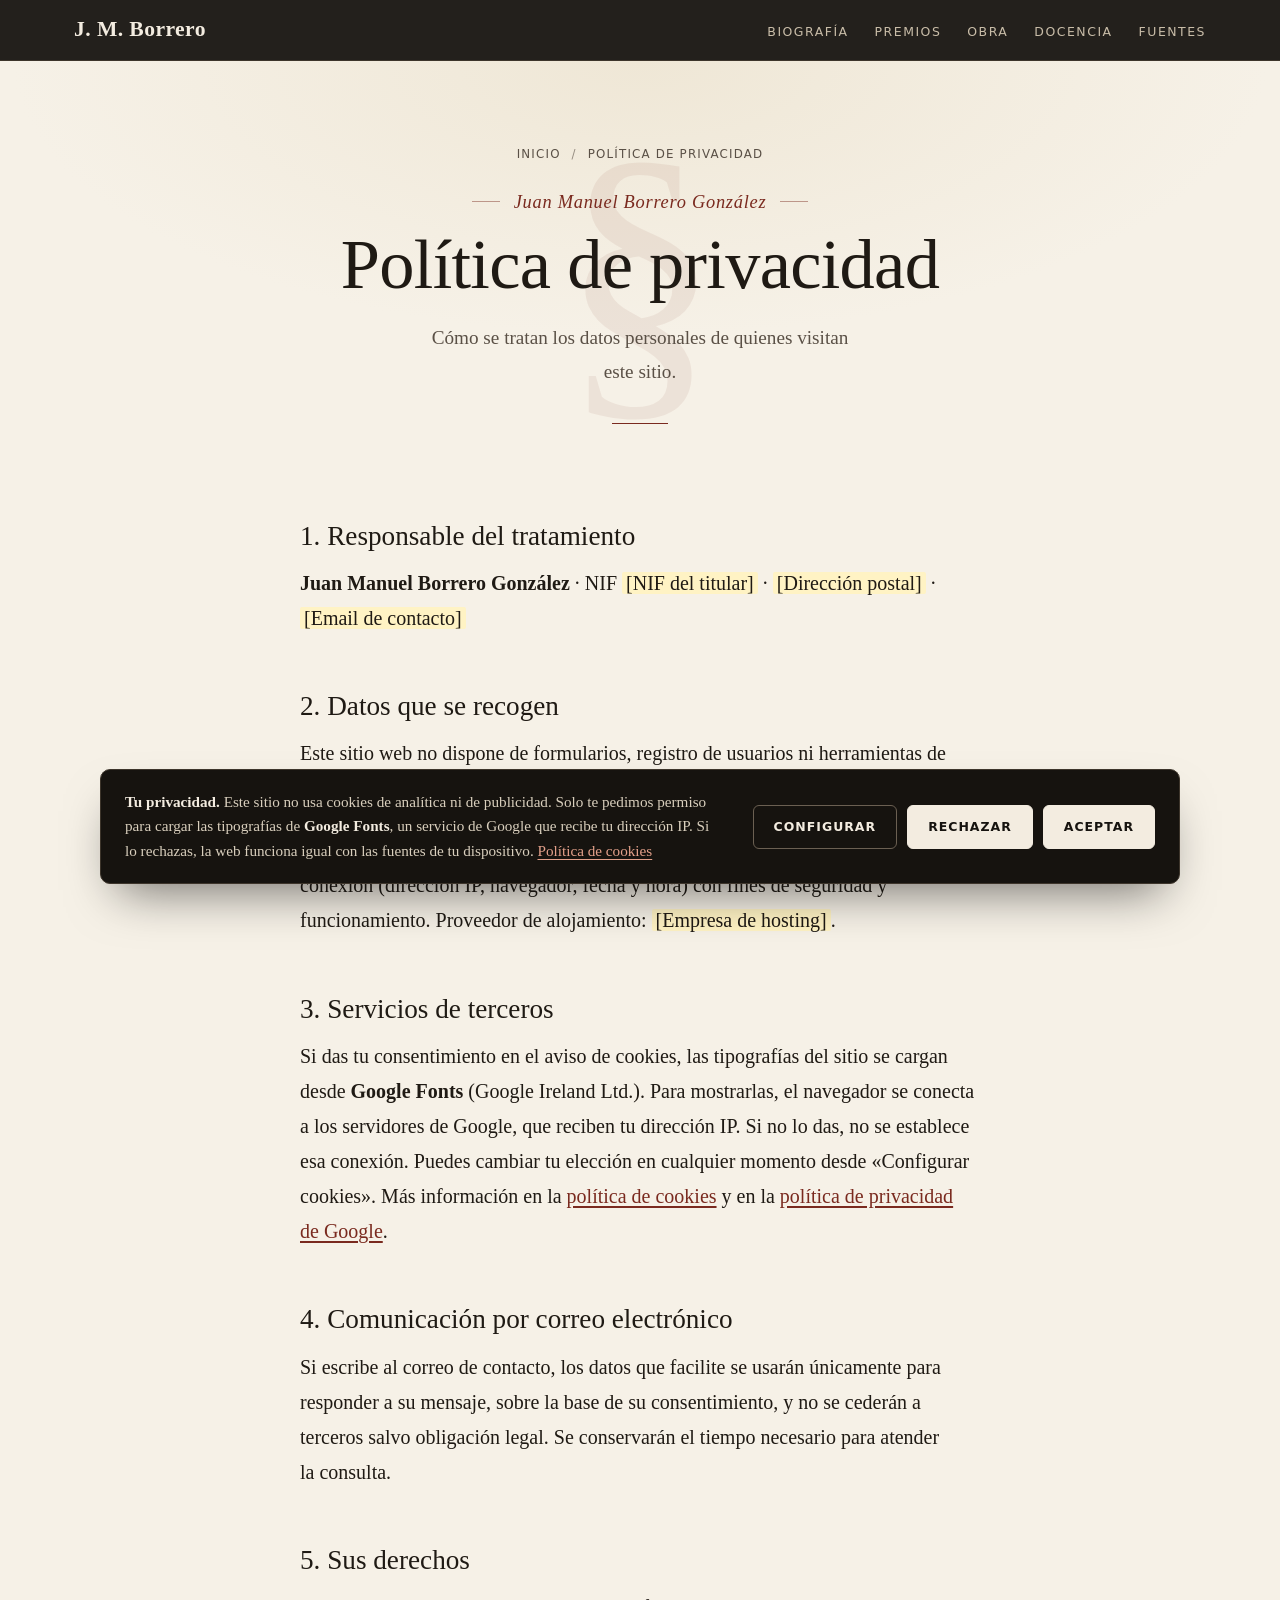
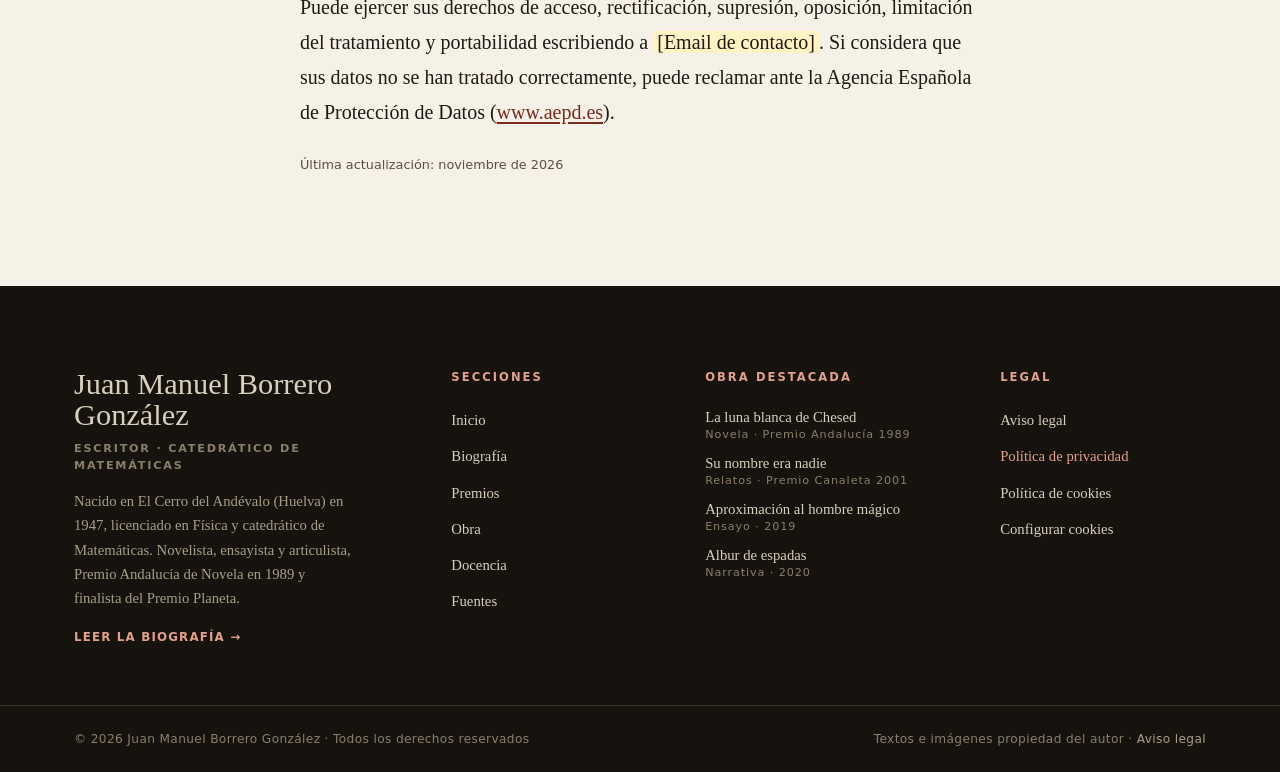
<file: privacidad/index.html>
<!doctype html>
<html lang="es" data-root="../">
<head>
<meta charset="utf-8">
<meta name="viewport" content="width=device-width, initial-scale=1">
<title>Política de privacidad · Juan Manuel Borrero González</title>
<meta name="description" content="Política de privacidad del sitio web de Juan Manuel Borrero González.">
<meta name="theme-color" content="#16130f">
<link rel="canonical" href="https://jrsepul2020.github.io/jmbarreropremium/privacidad/">
<meta name="robots" content="noindex, follow">
<meta name="author" content="Juan Manuel Borrero González">
<link rel="icon" href="https://jrsepul2020.github.io/jmbarreropremium/favicon.svg" type="image/svg+xml">
<link rel="icon" href="https://jrsepul2020.github.io/jmbarreropremium/favicon-32.png" sizes="32x32" type="image/png">
<link rel="apple-touch-icon" href="https://jrsepul2020.github.io/jmbarreropremium/apple-touch-icon.png">
<meta property="og:type" content="website">
<meta property="og:locale" content="es_ES">
<meta property="og:site_name" content="Juan Manuel Borrero González">
<meta property="og:title" content="Política de privacidad · Juan Manuel Borrero González">
<meta property="og:description" content="Política de privacidad del sitio web de Juan Manuel Borrero González.">
<meta property="og:url" content="https://jrsepul2020.github.io/jmbarreropremium/privacidad/">
<meta property="og:image" content="https://jrsepul2020.github.io/jmbarreropremium/img/og-juan-manuel-borrero.jpg">
<meta property="og:image:width" content="1200">
<meta property="og:image:height" content="630">
<meta property="og:image:alt" content="Juan Manuel Borrero González, escritor, en su biblioteca">
<meta name="twitter:card" content="summary_large_image">
<meta name="twitter:title" content="Política de privacidad · Juan Manuel Borrero González">
<meta name="twitter:description" content="Política de privacidad del sitio web de Juan Manuel Borrero González.">
<meta name="twitter:image" content="https://jrsepul2020.github.io/jmbarreropremium/img/og-juan-manuel-borrero.jpg">
<script type="application/ld+json">
{
 "@context": "https://schema.org",
 "@graph": [
  {
   "@type": "WebSite",
   "@id": "https://jrsepul2020.github.io/jmbarreropremium/#web",
   "url": "https://jrsepul2020.github.io/jmbarreropremium/",
   "name": "Juan Manuel Borrero González",
   "inLanguage": "es-ES",
   "description": "Web oficial sobre la vida y la obra del escritor y catedrático Juan Manuel Borrero González.",
   "about": {
    "@id": "https://jrsepul2020.github.io/jmbarreropremium/#autor"
   },
   "publisher": {
    "@id": "https://jrsepul2020.github.io/jmbarreropremium/#autor"
   }
  },
  {
   "@type": "Person",
   "@id": "https://jrsepul2020.github.io/jmbarreropremium/#autor",
   "name": "Juan Manuel Borrero González",
   "givenName": "Juan Manuel",
   "familyName": "Borrero González",
   "alternateName": [
    "J. M. Borrero",
    "Juan Manuel Borrero",
    "Juan de la Trinidad",
    "Xavier Suquet"
   ],
   "description": "Escritor español nacido en El Cerro del Andévalo (Huelva) en 1947, licenciado en Física y catedrático de Matemáticas. Novelista, cuentista, ensayista y articulista; IV Premio Andalucía de Novela (1989) con La luna blanca de Chesed y finalista del Premio Planeta (1990 y 1993).",
   "birthDate": "1947",
   "birthPlace": {
    "@type": "Place",
    "name": "El Cerro del Andévalo, Huelva, España",
    "address": {
     "@type": "PostalAddress",
     "addressLocality": "El Cerro del Andévalo",
     "addressRegion": "Huelva",
     "addressCountry": "ES"
    }
   },
   "nationality": {
    "@type": "Country",
    "name": "España"
   },
   "jobTitle": [
    "Escritor",
    "Catedrático de Matemáticas"
   ],
   "hasOccupation": [
    {
     "@type": "Occupation",
     "name": "Escritor"
    },
    {
     "@type": "Occupation",
     "name": "Catedrático de Matemáticas de Enseñanza Secundaria"
    }
   ],
   "alumniOf": {
    "@type": "CollegeOrUniversity",
    "name": "Universidad de Sevilla"
   },
   "knowsAbout": [
    "Literatura",
    "Novela histórica",
    "Relato",
    "Ensayo",
    "Esoterismo y pensamiento simbólico",
    "Matemáticas",
    "Física"
   ],
   "knowsLanguage": "es",
   "award": [
    "IV Premio Andalucía de Novela (1989)",
    "II Premio Nacional de Relatos Ciudad de Algeciras (1989)",
    "III Premio Internacional de Relatos «Canaleta» (2001)",
    "I Certamen Literario «Distrito Macarena»",
    "Finalista del Premio Planeta (1990 y 1993)",
    "Finalista del Premio Azorín (1992)",
    "Finalista del Premio Ateneo de Sevilla (1991 y 1994)"
   ],
   "image": "https://jrsepul2020.github.io/jmbarreropremium/img/foto1-1200.webp",
   "url": "https://jrsepul2020.github.io/jmbarreropremium/biografia/"
  },
  {
   "@type": "BreadcrumbList",
   "@id": "https://jrsepul2020.github.io/jmbarreropremium/privacidad/#migas",
   "itemListElement": [
    {
     "@type": "ListItem",
     "position": 1,
     "name": "Inicio",
     "item": "https://jrsepul2020.github.io/jmbarreropremium/"
    },
    {
     "@type": "ListItem",
     "position": 2,
     "name": "Política de privacidad",
     "item": "https://jrsepul2020.github.io/jmbarreropremium/privacidad/"
    }
   ]
  },
  {
   "@type": "WebPage",
   "@id": "https://jrsepul2020.github.io/jmbarreropremium/privacidad/#pagina",
   "url": "https://jrsepul2020.github.io/jmbarreropremium/privacidad/",
   "name": "Política de privacidad · Juan Manuel Borrero González",
   "description": "Política de privacidad del sitio web de Juan Manuel Borrero González.",
   "inLanguage": "es-ES",
   "isPartOf": {
    "@id": "https://jrsepul2020.github.io/jmbarreropremium/#web"
   },
   "about": {
    "@id": "https://jrsepul2020.github.io/jmbarreropremium/#autor"
   },
   "primaryImageOfPage": {
    "@type": "ImageObject",
    "url": "https://jrsepul2020.github.io/jmbarreropremium/img/og-juan-manuel-borrero.jpg"
   },
   "dateModified": "2026-11-11",
   "breadcrumb": {
    "@id": "https://jrsepul2020.github.io/jmbarreropremium/privacidad/#migas"
   }
  }
 ]
}
</script>
<script>document.documentElement.classList.add('js')</script>
<script>
/* Consentimiento: las tipografías de Google solo se cargan si se aceptan */
(function(){var c;try{c=JSON.parse(localStorage.getItem('jmb-consent')||'null')}catch(e){}
if(c&&c.v===1&&c.ext&&Date.now()-c.t<31536e6){var l=document.createElement('link');l.rel='stylesheet';l.setAttribute('data-gfonts','');
l.href='https://fonts.googleapis.com/css2?family=Cormorant+Garamond:ital,wght@0,500;0,600;1,500&family=Source+Serif+4:ital,opsz,wght@0,8..60,400;0,8..60,600;1,8..60,400&family=Inter:wght@500;600&display=swap';
document.head.appendChild(l)}})();
</script>
<link rel="stylesheet" href="../assets/styles.css">
</head>
<body>

<a class="skip" href="#main">Saltar al contenido</a>
<nav class="nav" aria-label="Principal">
  <div class="nav-in">
    <a class="brand" href="../">J. M. Borrero</a>
    <button class="menu-btn" aria-expanded="false" aria-controls="menu"><svg width="20" height="20" viewBox="0 0 20 20" aria-hidden="true"><path class="l1" d="M3 6h14"/><path class="l2" d="M3 10h14"/><path class="l3" d="M3 14h14"/></svg><span>Menú</span></button>
    <ul id="menu">
      <li><a href="../biografia/">Biografía</a></li>
      <li><a href="../premios/">Premios</a></li>
      <li><a href="../obra/">Obra</a></li>
      <li><a href="../docencia/">Docencia</a></li>
      <li><a href="../fuentes/">Fuentes</a></li>
    </ul>
  </div>
</nav>

<main id="main">
<header class="page-head" data-num="§">
  <p class="crumbs"><a href="../">Inicio</a> <span aria-hidden="true">/</span> Política de privacidad</p>
  <p class="ph-name">Juan Manuel Borrero González</p>
  <h1>Política de privacidad</h1>
  <p class="lede">Cómo se tratan los datos personales de quienes visitan este sitio.</p>
</header>

<section class="chapter legal" style="border-top:0;padding-top:24px">
<div class="prose">
<h2>1. Responsable del tratamiento</h2>
<p><b>Juan Manuel Borrero González</b> · NIF <em class="fill">[NIF del titular]</em> · <em class="fill">[Dirección postal]</em> · <em class="fill">[Email de contacto]</em></p>
<h2>2. Datos que se recogen</h2>
<p>Este sitio web no dispone de formularios, registro de usuarios ni herramientas de analítica, por lo que no recoge datos personales de forma activa.</p>
<p>Como cualquier web, el servidor de alojamiento puede registrar datos técnicos de la conexión (dirección IP, navegador, fecha y hora) con fines de seguridad y funcionamiento. Proveedor de alojamiento: <em class="fill">[Empresa de hosting]</em>.</p>
<h2>3. Servicios de terceros</h2>
<p>Si das tu consentimiento en el aviso de cookies, las tipografías del sitio se cargan desde <b>Google Fonts</b> (Google Ireland Ltd.). Para mostrarlas, el navegador se conecta a los servidores de Google, que reciben tu dirección IP. Si no lo das, no se establece esa conexión. Puedes cambiar tu elección en cualquier momento desde «Configurar cookies». Más información en la <a href="../cookies/">política de cookies</a> y en la <a href="https://policies.google.com/privacy" target="_blank" rel="noopener">política de privacidad de Google</a>.</p>
<h2>4. Comunicación por correo electrónico</h2>
<p>Si escribe al correo de contacto, los datos que facilite se usarán únicamente para responder a su mensaje, sobre la base de su consentimiento, y no se cederán a terceros salvo obligación legal. Se conservarán el tiempo necesario para atender la consulta.</p>
<h2>5. Sus derechos</h2>
<p>Puede ejercer sus derechos de acceso, rectificación, supresión, oposición, limitación del tratamiento y portabilidad escribiendo a <em class="fill">[Email de contacto]</em>. Si considera que sus datos no se han tratado correctamente, puede reclamar ante la Agencia Española de Protección de Datos (<a href="https://www.aepd.es" target="_blank" rel="noopener">www.aepd.es</a>).</p>
<p class="updated">Última actualización: noviembre de 2026</p>
</div>
</section>
</main>

<footer class="site-footer">
  <div class="f-grid">
    <div class="f-col f-about">
      <a class="f-brand" href="../biografia/">Juan Manuel Borrero González</a>
      <p class="f-role">Escritor · Catedrático de Matemáticas</p>
      <p>Nacido en El Cerro del Andévalo (Huelva) en 1947, licenciado en Física y catedrático de Matemáticas. Novelista, ensayista y articulista, Premio Andalucía de Novela en 1989 y finalista del Premio Planeta.</p>
      <a class="more" href="../biografia/">Leer la biografía →</a>
    </div>
    <nav class="f-col" aria-label="Secciones">
      <h2>Secciones</h2>
      <ul><li><a href="../">Inicio</a></li><li><a href="../biografia/">Biografía</a></li><li><a href="../premios/">Premios</a></li><li><a href="../obra/">Obra</a></li><li><a href="../docencia/">Docencia</a></li><li><a href="../fuentes/">Fuentes</a></li></ul>
    </nav>
    <div class="f-col f-books">
      <h2>Obra destacada</h2>
      <ul><li><a href="../obra/#bibliografia">La luna blanca de Chesed<small>Novela · Premio Andalucía 1989</small></a></li><li><a href="../obra/#bibliografia">Su nombre era nadie<small>Relatos · Premio Canaleta 2001</small></a></li><li><a href="../obra/#bibliografia">Aproximación al hombre mágico<small>Ensayo · 2019</small></a></li><li><a href="../obra/#bibliografia">Albur de espadas<small>Narrativa · 2020</small></a></li></ul>
    </div>
    <nav class="f-col" aria-label="Información legal">
      <h2>Legal</h2>
      <ul><li><a href="../aviso-legal/">Aviso legal</a></li><li><a href="../privacidad/" aria-current="page">Política de privacidad</a></li><li><a href="../cookies/">Política de cookies</a></li><li><button type="button" class="cc-open">Configurar cookies</button></li></ul>
    </nav>
  </div>
  <div class="f-bottom">
    <div class="f-bottom-in">
      <span>© 2026 Juan Manuel Borrero González · Todos los derechos reservados</span>
      <span>Textos e imágenes propiedad del autor · <a href="../aviso-legal/">Aviso legal</a></span>
    </div>
  </div>
</footer>

<script src="../assets/site.js" defer></script>
</body>
</html>
</file>
<file: assets/styles.css>
:root{
  --paper:#f6f1e7; --paper-2:#efe7d6; --ink:#1f1a14; --ink-2:#5a5046; --rule:#d8ccb4;
  --accent:#7a2a1f; --accent-soft:#f0dcd3; --night:#16130f; --night-rule:#3d352b; --night-ink:#d9cfbd; --night-accent:#e3a08a;
  --serif-d:"Cormorant Garamond","EB Garamond",Garamond,"Iowan Old Style",Baskerville,"Palatino Linotype",Georgia,serif; --serif:"Source Serif 4","Iowan Old Style","Palatino Linotype",Charter,Georgia,serif; --sans:Inter,system-ui,-apple-system,"Segoe UI",Roboto,sans-serif;
  --w:680px; --ease:cubic-bezier(.2,.7,.2,1);
}
*{box-sizing:border-box}
html{scroll-behavior:smooth;scroll-padding-top:80px}
body{margin:0;background:var(--paper);color:var(--ink);font:400 1.25rem/1.75 var(--serif);-webkit-font-smoothing:antialiased}
img{max-width:100%;height:auto;display:block}
a{color:var(--accent);text-underline-offset:3px}
h1,h2,h3{text-wrap:balance}

/* foco de teclado visible */
:focus-visible{outline:2px solid var(--accent);outline-offset:3px;border-radius:2px}
.band :focus-visible,footer :focus-visible,.pop :focus-visible,dialog :focus-visible{outline-color:var(--night-accent)}
.skip{position:absolute;left:16px;top:-60px;z-index:50;background:var(--ink);color:#fff;padding:10px 16px;font:600 .8rem var(--sans);text-decoration:none;transition:top .2s}
.skip:focus{top:12px}

/* nav */
.nav{position:sticky;top:0;z-index:20;background:color-mix(in srgb,var(--night) 94%,transparent);backdrop-filter:blur(8px);-webkit-backdrop-filter:blur(8px);border-bottom:1px solid var(--night-rule)}
.nav :focus-visible{outline-color:var(--night-accent)}
.nav-in{max-width:1180px;margin:auto;padding:10px 24px;min-height:60px;display:flex;align-items:center;justify-content:space-between;gap:16px}
.brand{font:600 1.35rem/1 var(--serif-d);letter-spacing:.02em;color:#f3ece0;text-decoration:none}
.nav ul{list-style:none;display:flex;gap:26px;margin:0;padding:0}
.nav ul a{display:inline-block;padding:10px 0;font:500 .78rem/1 var(--sans);letter-spacing:.12em;text-transform:uppercase;color:#c9bda8;text-decoration:none;transition:color .2s}
.nav ul a:hover{color:#fff}
.nav ul a[aria-current="page"]{color:var(--night-accent);box-shadow:inset 0 -2px 0 var(--night-accent)}
.menu-btn{display:none;align-items:center;gap:8px;min-height:44px;padding:0 12px;margin-right:-12px;background:none;border:0;cursor:pointer;font:600 .78rem var(--sans);letter-spacing:.12em;text-transform:uppercase;color:#f3ece0}
.menu-btn svg path{stroke:currentColor;stroke-width:1.6;stroke-linecap:round;transition:transform .25s var(--ease),opacity .2s;transform-origin:10px 10px}
.menu-btn[aria-expanded="true"] .l1{transform:rotate(45deg) translateY(4px)}
.menu-btn[aria-expanded="true"] .l2{opacity:0}
.menu-btn[aria-expanded="true"] .l3{transform:rotate(-45deg) translateY(-4px)}

/* hero (portada) */
.hero{max-width:1180px;margin:auto;padding:72px 24px 88px;display:grid;grid-template-columns:1.05fr 1fr;gap:64px;align-items:center}
.eyebrow{font:600 .75rem/1.5 var(--sans);letter-spacing:.2em;text-transform:uppercase;color:var(--accent);margin:0 0 22px}
.hero h1{font:500 clamp(2.8rem,6vw,5.2rem)/.98 var(--serif-d);margin:0 0 28px;letter-spacing:-.01em}
.hero h1 em{font-style:italic;color:var(--accent)}
.hero .lede{font-size:1.25rem;color:var(--ink-2);max-width:30ch;margin:0 0 36px}
.facts{display:grid;grid-template-columns:repeat(3,auto);gap:28px;justify-content:start;border-top:1px solid var(--rule);padding-top:24px}
.facts b{display:block;font:600 2rem/1 var(--serif-d);color:var(--ink)}
.facts span{font:500 .72rem/1.3 var(--sans);letter-spacing:.08em;text-transform:uppercase;color:var(--ink-2)}
.hero figure{margin:0;position:relative;isolation:isolate}
.hero figure img{width:100%;height:auto;filter:sepia(.12) contrast(1.02)}
.hero figure::before{content:"";position:absolute;inset:18px -18px -18px 18px;border:1px solid var(--accent);z-index:-1}

/* cabecera de página interna */
.page-head{position:relative;overflow:hidden;isolation:isolate;padding:88px 24px 72px;text-align:center;background:radial-gradient(ellipse 70% 90% at 50% 0%,var(--paper-2),var(--paper) 70%)}
.page-head::before{content:attr(data-num);position:absolute;left:50%;top:50%;transform:translate(-50%,-52%);z-index:-1;font:500 clamp(10rem,26vw,20rem)/1 var(--serif-d);color:var(--accent);opacity:.07;pointer-events:none;white-space:nowrap}
.page-head h1{font:500 clamp(2.6rem,5.5vw,4.4rem)/1 var(--serif-d);margin:0 0 22px;letter-spacing:-.01em}
.page-head h1 em{font-style:italic;color:var(--accent)}
.page-head .lede{font-size:1.2rem;color:var(--ink-2);max-width:46ch;margin:0 auto}
.page-head .lede::after{content:"";display:block;width:56px;height:1px;background:var(--accent);margin:34px auto 0}
.ph-name{display:flex;align-items:center;justify-content:center;gap:14px;margin:0 0 16px;font:500 italic 1.15rem/1.2 var(--serif-d);letter-spacing:.04em;color:var(--accent)}
.ph-name::before,.ph-name::after{content:"";width:28px;height:1px;background:currentColor;opacity:.45}
.page-head .crumbs{font:500 .74rem/1 var(--sans);letter-spacing:.1em;text-transform:uppercase;color:var(--ink-2);margin:0 0 30px}
.crumbs a{color:var(--ink-2);text-decoration:none}
.crumbs a:hover{color:var(--accent)}
.crumbs span{margin:0 6px;opacity:.6}

/* capítulos */
.chapter{padding:96px 24px;border-top:1px solid var(--rule)}
.chapter.alt{background:var(--paper-2)}
.ch-head{max-width:var(--w);margin:0 auto 44px}
.ch-num{font:600 .75rem/1 var(--sans);letter-spacing:.2em;text-transform:uppercase;color:var(--accent)}
.ch-head h2{font:500 clamp(2.1rem,4vw,3.1rem)/1.05 var(--serif-d);margin:14px 0 0}
.prose{max-width:var(--w);margin:auto}
.prose p{margin:0 0 1.35em;text-wrap:pretty}
.prose .drop::first-letter{float:left;font:600 4.6rem/.8 var(--serif-d);color:var(--accent);margin:.08em .1em 0 0}
.prose em.t{font-style:italic}

/* llamadas a nota */
sup.fn{font:600 .68rem/0 var(--sans);vertical-align:super;margin-left:1px}
sup.fn a{text-decoration:none;padding:2px 5px;border-radius:3px;background:var(--accent-soft);color:var(--accent);transition:background .2s,color .2s}
sup.fn a:hover{background:var(--accent);color:#fff}
.band sup.fn a{background:#3a2a22;color:var(--night-accent)}
.band sup.fn a:hover{background:var(--night-accent);color:var(--night)}
.pop{position:absolute;z-index:40;max-width:min(420px,calc(100vw - 32px));background:var(--night);color:#efe7d6;font:400 .86rem/1.55 var(--serif);padding:16px 18px;border-radius:6px;box-shadow:0 18px 40px -12px rgba(0,0,0,.45);animation:pop .18s var(--ease)}
@keyframes pop{from{opacity:0;transform:translateY(-4px)}}
.pop a{color:#f3b9a6;overflow-wrap:anywhere}
.pop .n{font:600 .7rem var(--sans);letter-spacing:.14em;color:#c9bba2;display:block;margin-bottom:6px}

/* figuras */
.split{max-width:1080px;margin:56px auto;display:grid;grid-template-columns:1fr 1fr;gap:48px;align-items:center}
.split.rev figure{order:2}
.fig{margin:0}
.fig img{box-shadow:0 22px 40px -22px rgba(31,26,20,.55);background:#fff}
.fig figcaption{font:500 .78rem/1.4 var(--sans);color:var(--ink-2);margin-top:12px;letter-spacing:.02em}
.fig figcaption b{color:var(--ink)}
.covers{max-width:1080px;margin:56px auto;display:grid;grid-template-columns:repeat(3,1fr);gap:36px;align-items:end}
.covers .fig img{width:100%;height:auto}
.covers .fig.clip img{background:#fbf8f1;padding:8px}
.pull{font:500 italic clamp(1.6rem,2.6vw,2.1rem)/1.3 var(--serif-d);color:var(--accent);border-left:2px solid var(--accent);padding-left:24px;margin:0}

/* banda oscura (premios) */
.band{background:var(--night);color:var(--night-ink);padding:88px 24px 96px}
.band .prose{color:var(--night-ink)}
.palmares{max-width:1000px;margin:56px auto 0;padding:0;list-style:none;border-top:1px solid var(--night-rule)}
.palmares li{display:grid;grid-template-columns:150px 1fr auto;gap:32px;align-items:center;padding:30px 4px;border-bottom:1px solid var(--night-rule);transition:background .25s}
.palmares li:hover{background:#1e1a15}
.palmares .y{font:600 .9rem var(--sans);letter-spacing:.12em;color:var(--night-accent)}
.palmares h3{font:500 clamp(1.7rem,2.6vw,2.15rem)/1.15 var(--serif-d);color:#fff;margin:0 0 4px}
.palmares p{font-size:1.1rem;line-height:1.5;color:#b9ad98;margin:0}
.palmares li.win h3{color:#fff}
.tag{display:inline-block;font:600 .76rem var(--sans);letter-spacing:.14em;text-transform:uppercase;padding:7px 12px;border:1px solid #5d5245;color:var(--night-ink);white-space:nowrap}
.tag.win{border-color:var(--night-accent);color:var(--night-accent)}

/* crítica y estudio */
.facets{max-width:1080px;margin:auto;display:grid;grid-template-columns:repeat(3,1fr);gap:28px}
.facet{background:#fff;border:1px solid var(--rule);padding:28px 26px}
.facet .y{font:600 .72rem var(--sans);letter-spacing:.16em;text-transform:uppercase;color:var(--accent)}
.facet h3{font:500 1.6rem/1.15 var(--serif-d);margin:10px 0 10px}
.facet p{font-size:.98rem;line-height:1.6;color:var(--ink-2);margin:0}

/* cronología */
.tl{max-width:var(--w);margin:0 auto;list-style:none;padding:0;border-left:1px solid var(--rule)}
.tl li{position:relative;padding:0 0 28px 28px}
.tl li::before{content:"";position:absolute;left:-5px;top:.55em;width:9px;height:9px;border-radius:50%;background:var(--accent);box-shadow:0 0 0 4px var(--paper-2)}
.tl .y{font:600 .76rem var(--sans);letter-spacing:.12em;color:var(--accent);display:block}
.tl p{margin:2px 0 0;font-size:1rem;line-height:1.6}

/* documentos */
.docs{max-width:1180px;margin:56px auto 0;display:grid;grid-template-columns:repeat(4,1fr);gap:24px;align-items:start}
.doc{background:#fff;border:1px solid var(--rule);padding:14px;cursor:zoom-in;text-align:left;font:inherit;color:inherit;transition:transform .3s var(--ease),box-shadow .3s}
.doc:hover{transform:translateY(-3px);box-shadow:0 20px 36px -24px rgba(31,26,20,.5)}
.doc img{width:100%;height:auto}
.doc b{display:block;font:600 1.15rem/1.25 var(--serif-d);margin:14px 2px 4px}
.doc span{display:block;font:500 .74rem/1.4 var(--sans);color:var(--ink-2);margin:0 2px}

/* tres portadas de matemáticas */
.trio-in{display:flex;align-items:flex-end;justify-content:center;padding:10px 0 6px}
.trio-in img{width:33%;height:auto;box-shadow:0 18px 30px -18px rgba(31,26,20,.6);background:#fff;transition:transform .35s var(--ease)}
.trio-in img:nth-child(1){transform:rotate(-4deg) translateX(10%)}
.trio-in img:nth-child(2){position:relative;z-index:1;width:36%}
.trio-in img:nth-child(3){transform:rotate(4deg) translateX(-10%)}
.trio:hover .trio-in img:nth-child(1){transform:rotate(-6deg) translateX(4%)}
.trio:hover .trio-in img:nth-child(3){transform:rotate(6deg) translateX(-4%)}

/* bibliografía */
.books{max-width:1080px;margin:auto;display:grid;grid-template-columns:repeat(4,1fr);gap:44px 28px}
.book{display:flex;flex-direction:column}
.book .cover{position:relative;aspect-ratio:2/3;margin-bottom:16px;display:flex;align-items:flex-end;justify-content:center;transition:transform .35s var(--ease)}
.book:hover .cover{transform:translateY(-4px)}
.book .cover img{max-width:100%;max-height:100%;width:auto;height:auto;box-shadow:0 22px 34px -22px rgba(31,26,20,.6)}
.cover-t{width:100%;height:100%;box-shadow:0 22px 34px -22px rgba(31,26,20,.6);display:flex;flex-direction:column;justify-content:space-between;padding:18px 16px;background:var(--accent);color:#f6efe3;border-left:6px solid rgba(0,0,0,.18);text-align:center}
.cover-t[data-g="Novela"]{background:#2e3a34}
.cover-t[data-g="Ensayo"],.cover-t[data-g="Artículos"]{background:#3b3328}
.cover-t[data-g="Didáctica"]{background:#2b3446}
.cover-t span{font:600 .62rem var(--sans);letter-spacing:.18em;text-transform:uppercase;opacity:.75}
.cover-t b{font:500 italic 1.45rem/1.15 var(--serif-d)}
.cover-t i{font:500 .68rem var(--sans);letter-spacing:.12em;text-transform:uppercase;font-style:normal;opacity:.75}
.book .meta{font:600 .7rem var(--sans);letter-spacing:.14em;text-transform:uppercase;color:var(--accent)}
.book h3{font:500 1.35rem/1.15 var(--serif-d);margin:6px 0 4px}
.book p{font-size:.88rem;line-height:1.5;color:var(--ink-2);margin:0 0 10px;flex:1}
.book a{font:600 .72rem var(--sans);letter-spacing:.08em;text-decoration:none;padding:6px 0}
.book a:hover{text-decoration:underline}

/* fuentes */
.notes{max-width:880px;margin:auto}
.note-group+.note-group{margin-top:64px}
.note-group h2{display:flex;justify-content:space-between;align-items:baseline;gap:16px;flex-wrap:wrap;font:500 2rem/1.1 var(--serif-d);margin:0 0 12px;padding-bottom:12px;border-bottom:2px solid var(--ink)}
.note-group h2 a{font:600 .72rem var(--sans);letter-spacing:.12em;text-transform:uppercase;text-decoration:none}
.notes ol{padding-left:1.6em;margin:0}
.notes li{font-size:.95rem;line-height:1.65;color:var(--ink-2);padding:12px 0 12px 8px;border-bottom:1px solid var(--rule)}
.notes li::marker{font:600 .8rem var(--sans);color:var(--accent)}
.notes li:target{background:var(--accent-soft);animation:flash 1.6s ease}
@keyframes flash{from{background:#e9bfae}}
.notes a{overflow-wrap:anywhere}
.notes-page{border-top:0;padding-top:24px}

/* portada: tarjetas */
.sections{max-width:1180px;margin:56px auto 0;display:grid;grid-template-columns:repeat(3,1fr);gap:1px;background:var(--rule);border:1px solid var(--rule)}
.card{position:relative;background:var(--paper);padding:34px 30px 30px;text-decoration:none;color:var(--ink);display:flex;flex-direction:column;gap:10px;transition:background .25s}
.card:hover{background:#fff}
.card:first-child{grid-column:span 2}
.card .thumb{position:absolute;top:26px;right:26px;width:62px;height:auto;box-shadow:0 10px 18px -10px rgba(31,26,20,.6);transition:transform .35s var(--ease)}
.card:hover .thumb{transform:translateY(-3px)}
.card:has(.thumb){padding-right:108px}
.card h3{font:500 1.9rem/1.1 var(--serif-d);margin:0}
.card p{font-size:.98rem;line-height:1.6;color:var(--ink-2);margin:0;flex:1}
.card .go{font:600 .74rem var(--sans);letter-spacing:.14em;text-transform:uppercase;color:var(--accent)}
.card:hover .go{text-decoration:underline;text-underline-offset:4px}

/* preguntas frecuentes */
.faq{max-width:1080px;margin:auto;display:grid;grid-template-columns:1fr 1fr;gap:0 56px}
.qa{padding:26px 0;border-top:1px solid var(--rule)}
.qa h3{font:500 1.55rem/1.2 var(--serif-d);margin:0 0 10px}
.qa p{font-size:1.02rem;line-height:1.7;color:var(--ink-2);margin:0;text-wrap:pretty}
.qa a{font:600 .74rem var(--sans);letter-spacing:.06em;white-space:nowrap;text-decoration:none}
.qa a:hover{text-decoration:underline}
@media (max-width:860px){.faq{grid-template-columns:1fr}}

/* cabecera de autor (biografía) */
.author-head{background:radial-gradient(ellipse 80% 100% at 70% 0%,var(--paper-2),var(--paper) 70%);border-bottom:1px solid var(--rule)}
.author-in{max-width:1080px;margin:auto;padding:64px 24px 72px;display:grid;grid-template-columns:minmax(0,400px) 1fr;gap:64px;align-items:center}
.author-head figure{margin:0 18px 18px 0;position:relative;isolation:isolate}
.author-head figure img{width:100%;height:auto;filter:sepia(.12) contrast(1.02)}
.author-head figure::before{content:"";position:absolute;inset:18px -18px -18px 18px;border:1px solid var(--accent);z-index:-1}
.author-head figcaption{font:500 .74rem/1.4 var(--sans);color:var(--ink-2);margin-top:12px}
.author-head .crumbs{font:500 .74rem/1 var(--sans);letter-spacing:.1em;text-transform:uppercase;color:var(--ink-2);margin:0 0 28px}
.author-head h1{font:500 clamp(2.8rem,5.6vw,4.8rem)/.98 var(--serif-d);margin:0 0 24px;letter-spacing:-.01em}
.author-head h1 em{font-style:italic;color:var(--accent)}
.author-head .lede{font-size:1.2rem;color:var(--ink-2);max-width:36ch;margin:0 0 30px}
.author-head dl{display:grid;grid-template-columns:auto 1fr;gap:10px 24px;margin:0;padding-top:24px;border-top:1px solid var(--rule);font-size:1rem}
.author-head dt{font:600 .72rem/1.9 var(--sans);letter-spacing:.14em;text-transform:uppercase;color:var(--accent)}
.author-head dd{margin:0;line-height:1.5}

/* páginas legales */
.legal h2{font:500 1.7rem/1.2 var(--serif-d);margin:2em 0 .5em}
.legal h2:first-child{margin-top:0}
.legal ul{padding-left:1.2em;margin:0 0 1.35em}
.legal li{margin-bottom:.4em}
.fill{background:#fff3c4;padding:0 4px;border-radius:2px;font-style:normal}
.updated{font:500 .8rem var(--sans);color:var(--ink-2);margin-top:3em}

/* pie profesional */
.site-footer{background:var(--night);color:#a89c88;font:400 .92rem/1.65 var(--serif)}
.f-grid{max-width:1180px;margin:auto;padding:80px 24px 56px;display:grid;grid-template-columns:1.6fr 1fr 1.2fr 1fr;gap:48px}
.f-col h2{font:600 .72rem/1 var(--sans);letter-spacing:.18em;text-transform:uppercase;color:var(--night-accent);margin:6px 0 22px}
.f-col ul{list-style:none;margin:0;padding:0}
.f-col li{margin-bottom:6px}
.f-col a{color:var(--night-ink);text-decoration:none;display:inline-block;padding:3px 0;transition:color .2s}
.f-col a:hover{color:var(--night-accent)}
.f-col a[aria-current="page"]{color:var(--night-accent)}
.f-brand{display:block;font:500 1.9rem/1.05 var(--serif-d);color:#f3ece0;text-decoration:none;margin-bottom:6px}
.f-role{font:600 .7rem/1.5 var(--sans);letter-spacing:.16em;text-transform:uppercase;color:#8a7e6b;margin:0 0 18px}
.f-about p{margin:0 0 14px;max-width:38ch}
.f-about .more{font:600 .74rem var(--sans);letter-spacing:.1em;text-transform:uppercase;color:var(--night-accent)}
.f-books a{line-height:1.35}
.f-books small{display:block;font:500 .7rem var(--sans);letter-spacing:.08em;color:#8a7e6b}
.f-bottom{border-top:1px solid var(--night-rule)}
.f-bottom-in{max-width:1180px;margin:auto;padding:24px;display:flex;justify-content:space-between;flex-wrap:wrap;gap:8px 24px;font:500 .76rem/1.5 var(--sans);letter-spacing:.03em;color:#8a7e6b}
.f-bottom a{color:#a89c88;text-decoration:none}
.f-bottom a:hover{color:var(--night-accent)}
.site-footer :focus-visible{outline-color:var(--night-accent)}
@media (max-width:980px){.f-grid{grid-template-columns:1fr 1fr;gap:44px 36px}}
@media (max-width:860px){.author-in{grid-template-columns:1fr;gap:40px;padding-top:40px}.author-head figure{max-width:420px}}
@media (max-width:560px){.f-grid{grid-template-columns:1fr;padding:60px 16px 40px}.f-bottom-in{padding:20px 16px;flex-direction:column}.author-in{padding:32px 16px 56px}}

/* aviso de cookies */
.cc-bar{position:fixed;left:16px;right:16px;bottom:16px;z-index:60;max-width:1080px;margin:auto;background:var(--night);color:var(--night-ink);border:1px solid var(--night-rule);border-radius:10px;box-shadow:0 24px 50px -18px rgba(0,0,0,.55);animation:ccIn .35s var(--ease)}
@keyframes ccIn{from{opacity:0;transform:translateY(16px)}}
.cc-in{display:flex;align-items:center;gap:28px;padding:20px 24px}
.cc-txt{margin:0;font:400 .95rem/1.6 var(--serif);flex:1}
.cc-txt b{color:#f3ece0}
.cc-txt a,.cc-dlg a{color:var(--night-accent)}
.cc-btns{display:flex;gap:10px;flex-wrap:wrap;flex-shrink:0}
.cc-b{min-height:44px;padding:0 20px;border-radius:6px;cursor:pointer;font:600 .78rem var(--sans);letter-spacing:.08em;text-transform:uppercase;transition:background .2s,color .2s,border-color .2s}
.cc-rej,.cc-acc{background:#f3ece0;color:var(--night);border:1px solid #f3ece0}
.cc-rej:hover,.cc-acc:hover{background:#fff;border-color:#fff}
.cc-cfg,.cc-save{background:transparent;color:#f3ece0;border:1px solid #6b6052}
.cc-cfg:hover,.cc-save:hover{border-color:#f3ece0}
.cc-bar :focus-visible,.cc-dlg :focus-visible{outline:2px solid var(--night-accent);outline-offset:3px}
.cc-dlg{max-width:min(560px,calc(100vw - 32px));max-height:calc(100vh - 32px);overflow:auto;padding:28px 28px 24px;border:1px solid var(--night-rule);border-radius:10px;background:var(--night);color:var(--night-ink);font:400 .95rem/1.6 var(--serif)}
.cc-dlg::backdrop{background:rgba(15,12,9,.6)}
.cc-dlg h2{font:500 1.8rem/1.1 var(--serif-d);color:#f3ece0;margin:0 0 10px}
.cc-dlg>p{margin:0 0 18px}
.cc-opt{display:flex;justify-content:space-between;align-items:center;gap:20px;padding:16px 0;border-top:1px solid var(--night-rule)}
.cc-opt b{display:block;color:#f3ece0;font:600 .9rem/1.4 var(--sans);margin-bottom:4px}
.cc-opt span{font-size:.88rem;line-height:1.5;color:#b9ad98}
.cc-sw{display:flex;flex-direction:column;align-items:center;gap:6px;cursor:pointer;flex-shrink:0}
.cc-sw input{position:absolute;opacity:0;width:1px;height:1px}
.cc-sw i{width:46px;height:26px;border-radius:13px;background:#4a4136;position:relative;transition:background .2s}
.cc-sw i::after{content:"";position:absolute;top:3px;left:3px;width:20px;height:20px;border-radius:50%;background:#f3ece0;transition:transform .2s var(--ease)}
.cc-sw input:checked+i{background:#b5654f}
.cc-sw input:checked+i::after{transform:translateX(20px)}
.cc-sw input:disabled+i{opacity:.6;cursor:not-allowed}
.cc-sw input:focus-visible+i{outline:2px solid var(--night-accent);outline-offset:3px}
.cc-sw .cc-st{font:600 .62rem var(--sans);letter-spacing:.1em;text-transform:uppercase;color:#8a7e6b;white-space:nowrap}
.cc-dlg .cc-btns{margin-top:18px;padding-top:18px;border-top:1px solid var(--night-rule);justify-content:flex-end}
.cc-open{background:none;border:0;padding:3px 0;color:var(--night-ink);font:inherit;cursor:pointer;text-align:left}
.cc-open:hover{color:var(--night-accent)}
.cc-open.cc-inline{min-height:44px;padding:0 20px;border:1px solid var(--accent);border-radius:6px;color:var(--accent);font:600 .78rem var(--sans);letter-spacing:.08em;text-transform:uppercase}
.cc-open.cc-inline:hover{background:var(--accent);color:#fff}
@media (max-width:760px){
  .cc-in{flex-direction:column;align-items:stretch;gap:14px;padding:18px}
  .cc-btns{display:grid;grid-template-columns:1fr 1fr}
  .cc-bar .cc-cfg{grid-column:1 / -1;order:3}
  .cc-dlg .cc-btns{grid-template-columns:1fr}
  .cc-bar{left:10px;right:10px;bottom:10px}
}

/* visor de documentos */
#lb{border:0;padding:0;background:transparent;max-width:92vw;max-height:92vh}
#lb::backdrop{background:rgba(15,12,9,.88)}
#lb img{max-height:88vh;width:auto;margin:auto}
#lb button{position:fixed;top:14px;right:16px;width:48px;height:48px;background:none;border:0;color:#fff;font:500 2rem/1 var(--sans);cursor:pointer}

/* aparición suave: solo con JS activo, el contenido nunca queda oculto sin él */
.js .reveal{opacity:0;transform:translateY(18px);transition:opacity .8s var(--ease),transform .8s var(--ease)}
.js .reveal.in{opacity:1;transform:none}
@media (prefers-reduced-motion:reduce){
  html{scroll-behavior:auto}
  .js .reveal{opacity:1;transform:none;transition:none}
  *,*::before,*::after{animation:none!important;transition:none!important}
}

@media (max-width:900px){
  .hero{grid-template-columns:1fr;gap:48px;padding-top:40px}
  .hero figure{order:-1;max-width:520px}
  .split{grid-template-columns:1fr;gap:28px}
  .split.rev figure{order:0}
  .split .fig{max-width:380px}
  .covers,.docs{grid-template-columns:1fr 1fr;gap:20px}
  .books{grid-template-columns:repeat(3,1fr)}
  .facets{grid-template-columns:1fr}
  .sections{grid-template-columns:1fr 1fr}
  .card:first-child{grid-column:auto}
  .card:last-child{grid-column:span 2}
  .nav ul{display:none;position:absolute;top:100%;left:0;right:0;flex-direction:column;gap:0;background:var(--night);border-bottom:1px solid var(--night-rule);box-shadow:0 18px 30px -20px rgba(0,0,0,.5)}
  .nav ul.open{display:flex}
  .nav ul a{display:block;padding:16px 24px;font-size:.85rem}
  .nav ul a[aria-current="page"]{box-shadow:inset 3px 0 0 var(--night-accent);background:#1e1a15}
  .nav ul li+li a{border-top:1px solid var(--night-rule)}
  .menu-btn{display:flex}
}
@media (max-width:640px){
  .palmares li{grid-template-columns:1fr auto;gap:6px 16px;padding:20px 0}
  .palmares .y{grid-column:1 / -1}
  .palmares li>div{grid-column:1}
}
@media (max-width:560px){
  body{font-size:1.15rem}
  .chapter{padding:72px 16px}.hero{padding-left:16px;padding-right:16px}.band{padding:72px 16px}
  .hero figure{margin-right:10px}.hero figure::before{inset:10px -10px -10px 10px}
  .facts{grid-template-columns:repeat(3,1fr);gap:14px}.facts b{font-size:1.6rem}
  .page-head{padding:56px 16px 48px}
  .nav-in{padding:8px 16px}
  .docs,.sections{grid-template-columns:1fr}
  .card:last-child{grid-column:auto}
  .books{grid-template-columns:1fr 1fr;gap:36px 18px}
  .cover-t b{font-size:1.2rem}
}
</file>
